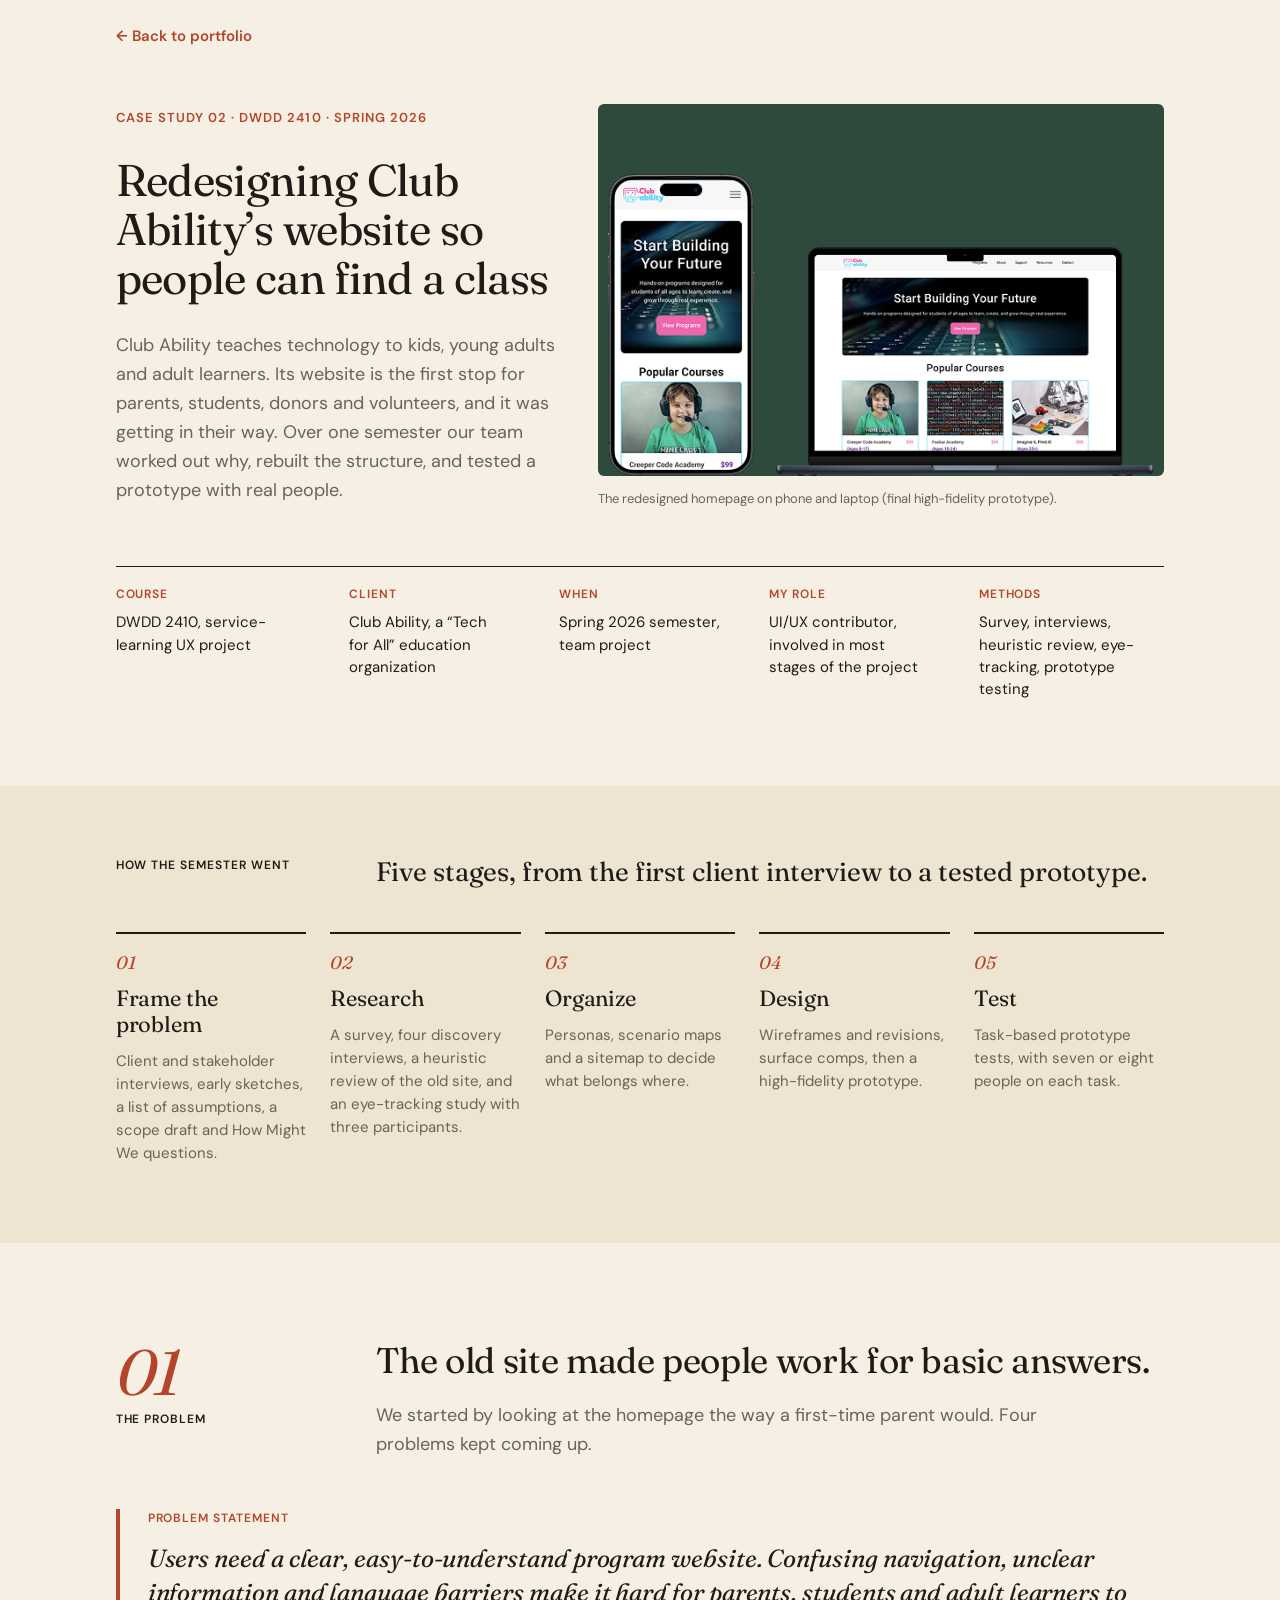
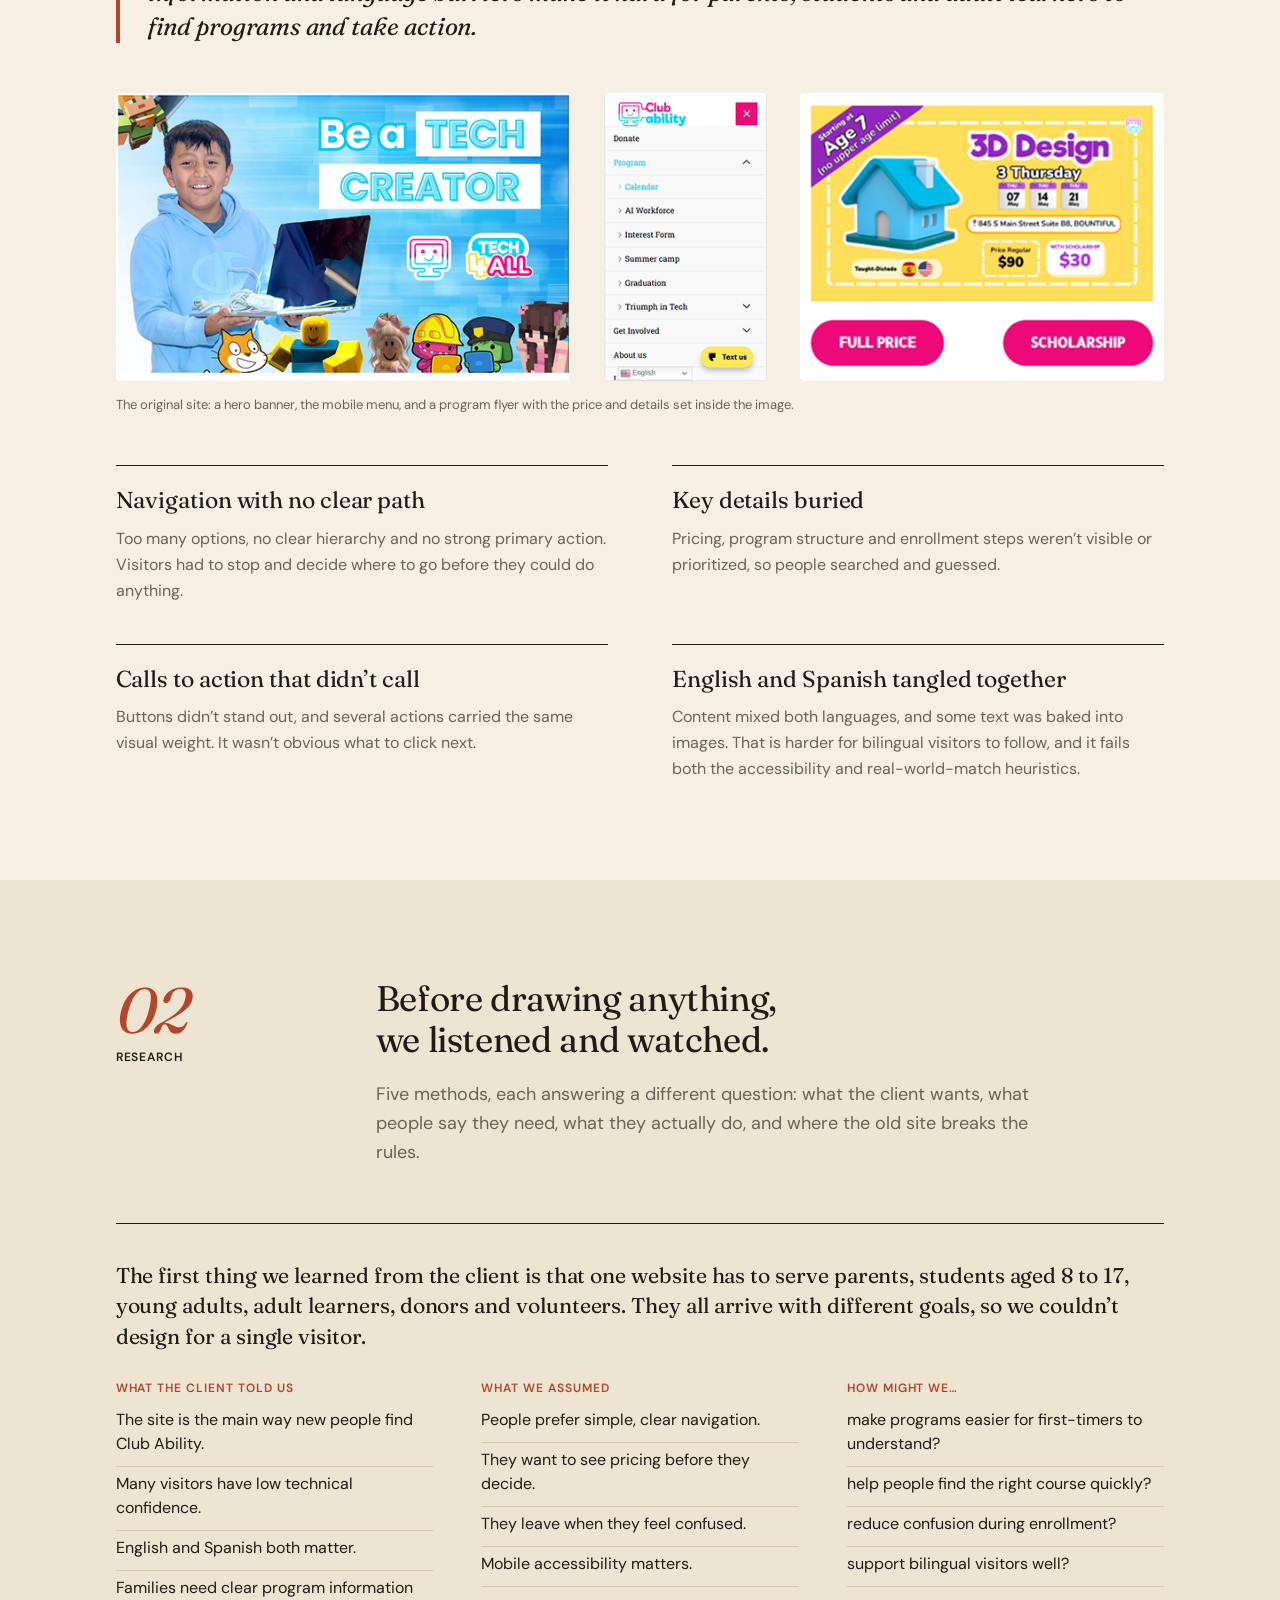
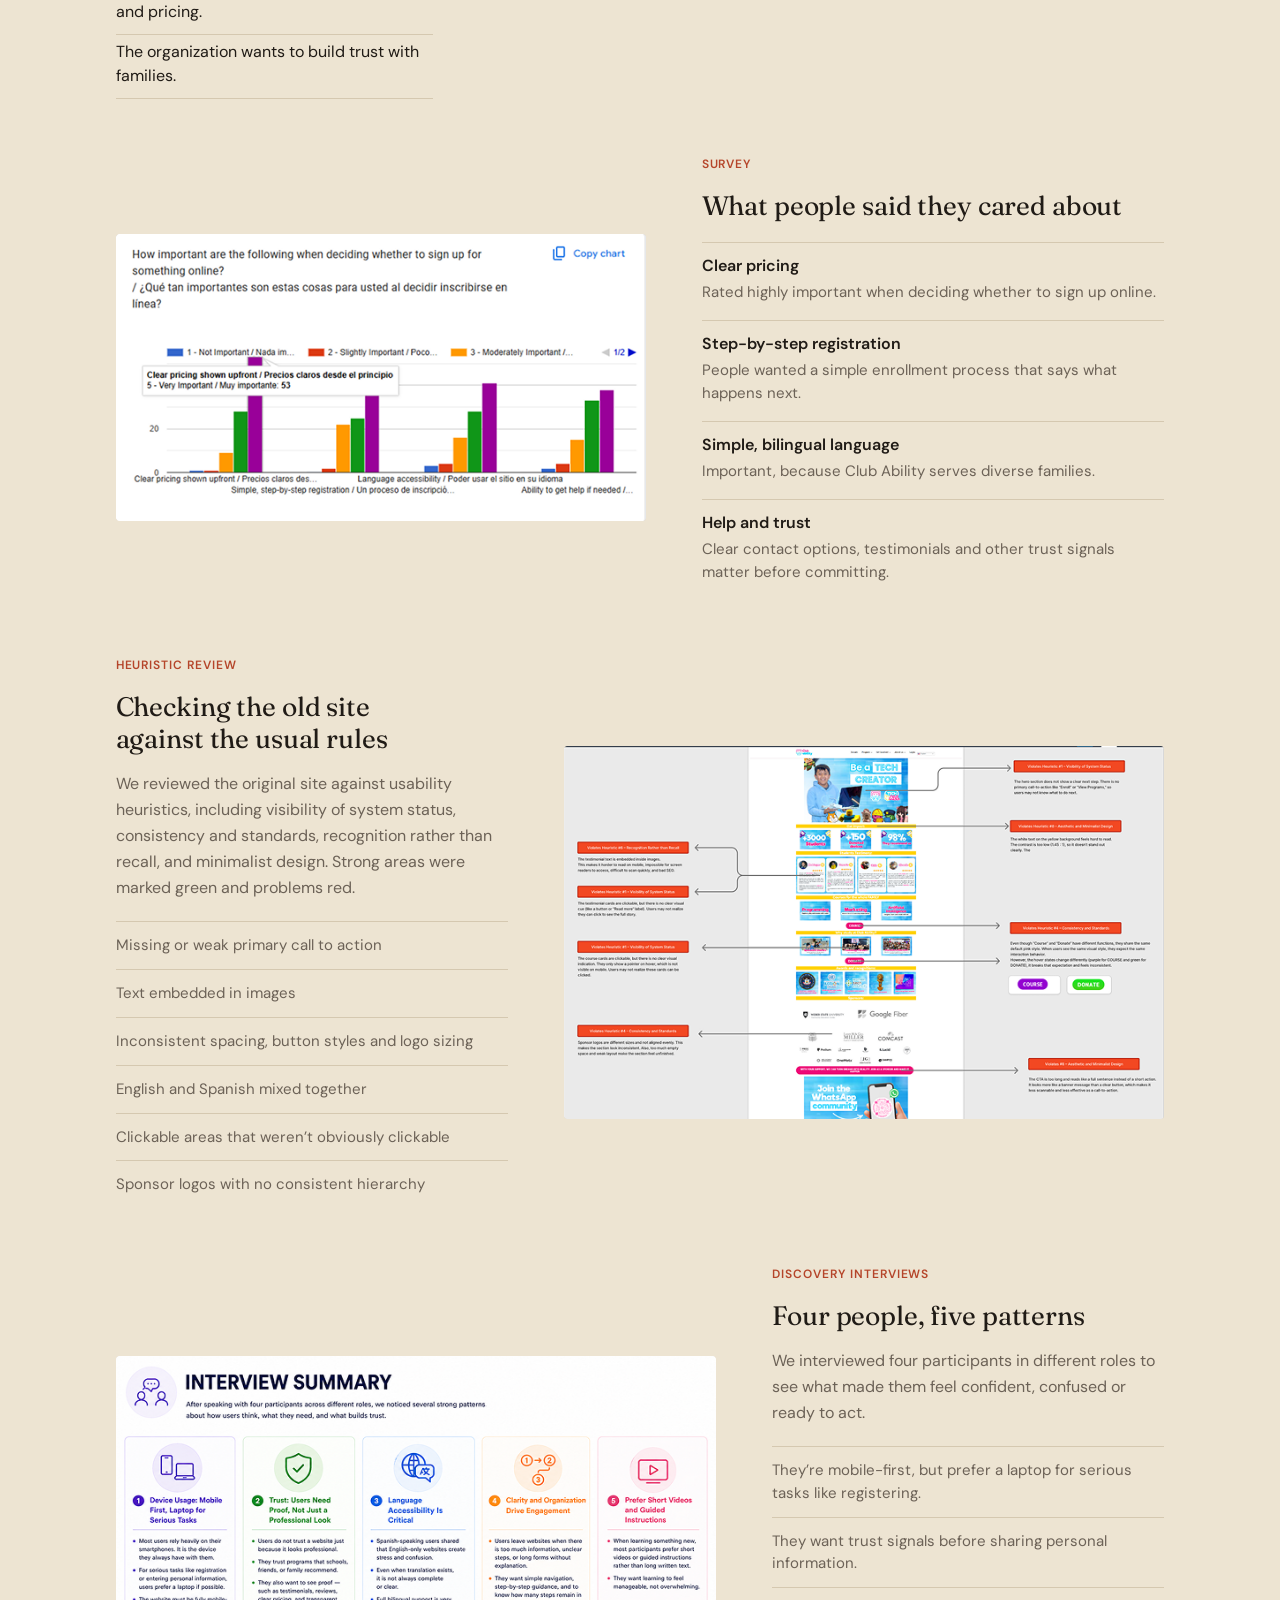
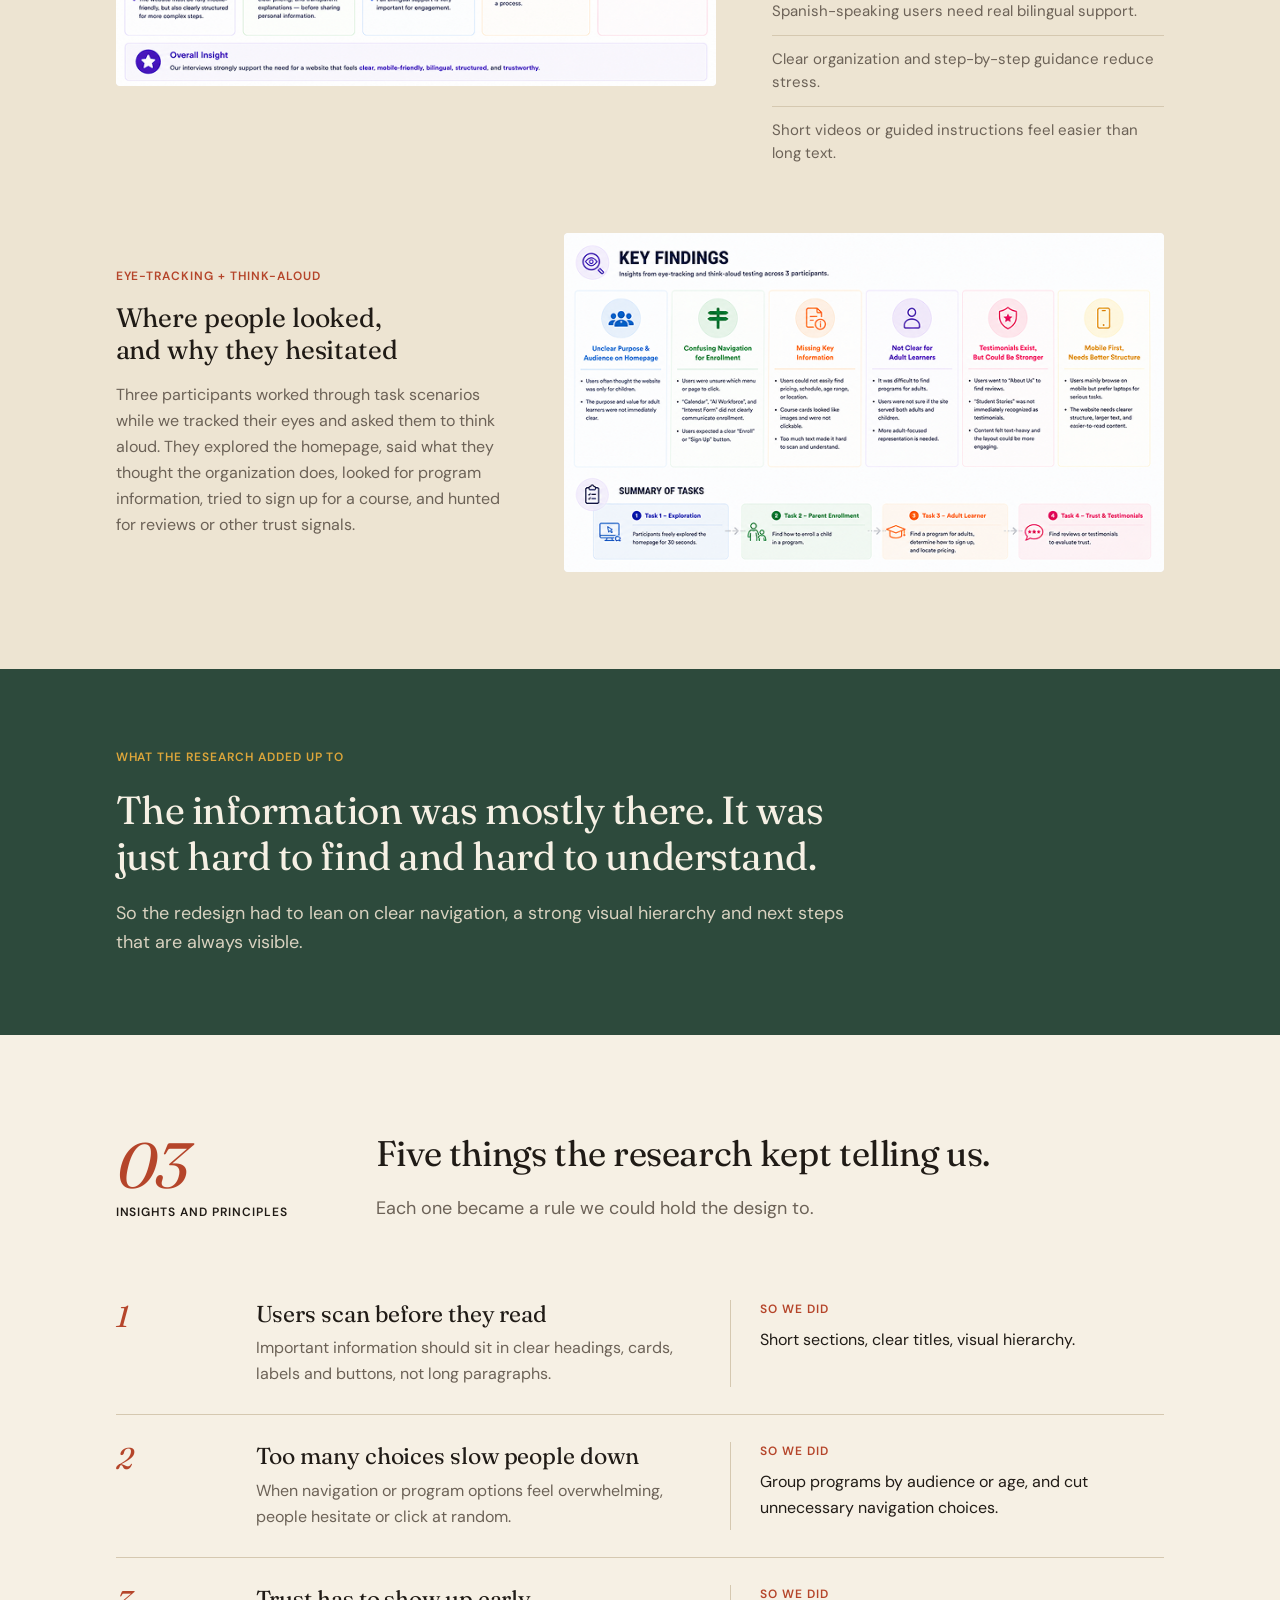
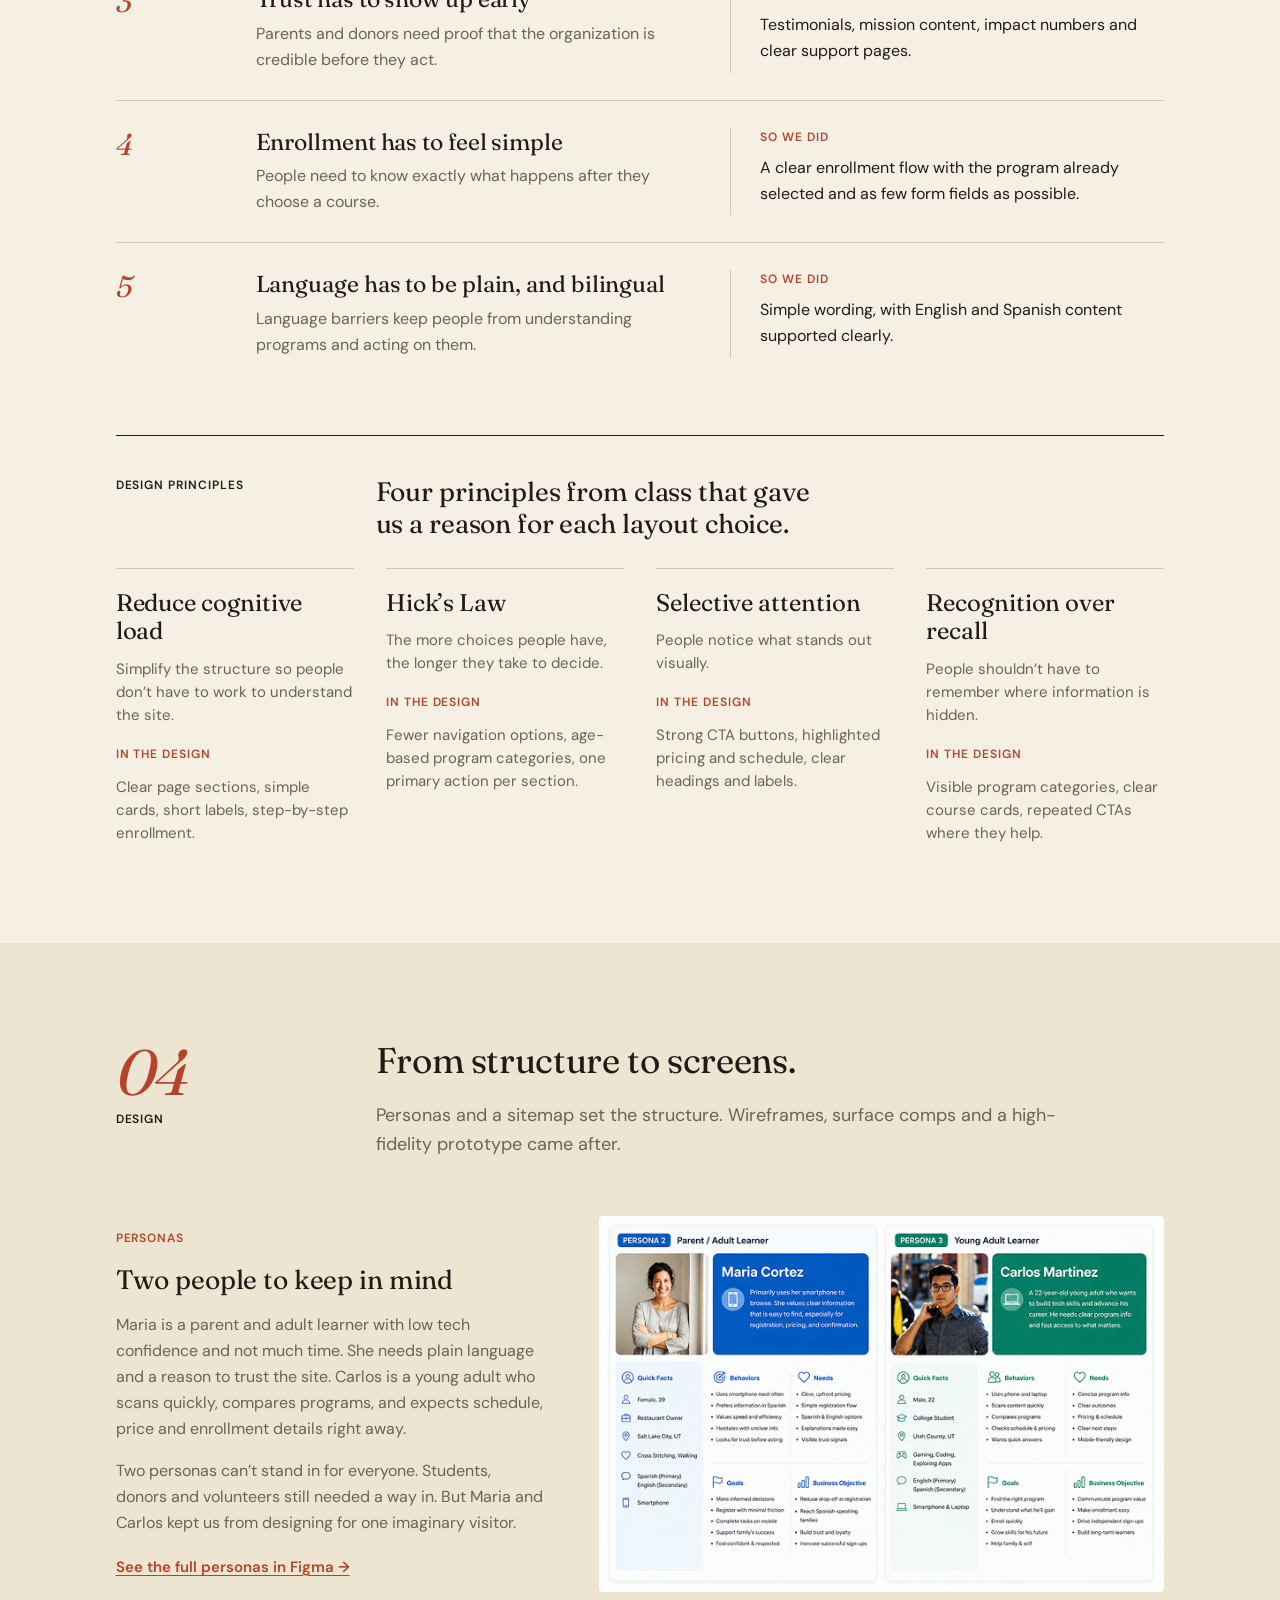
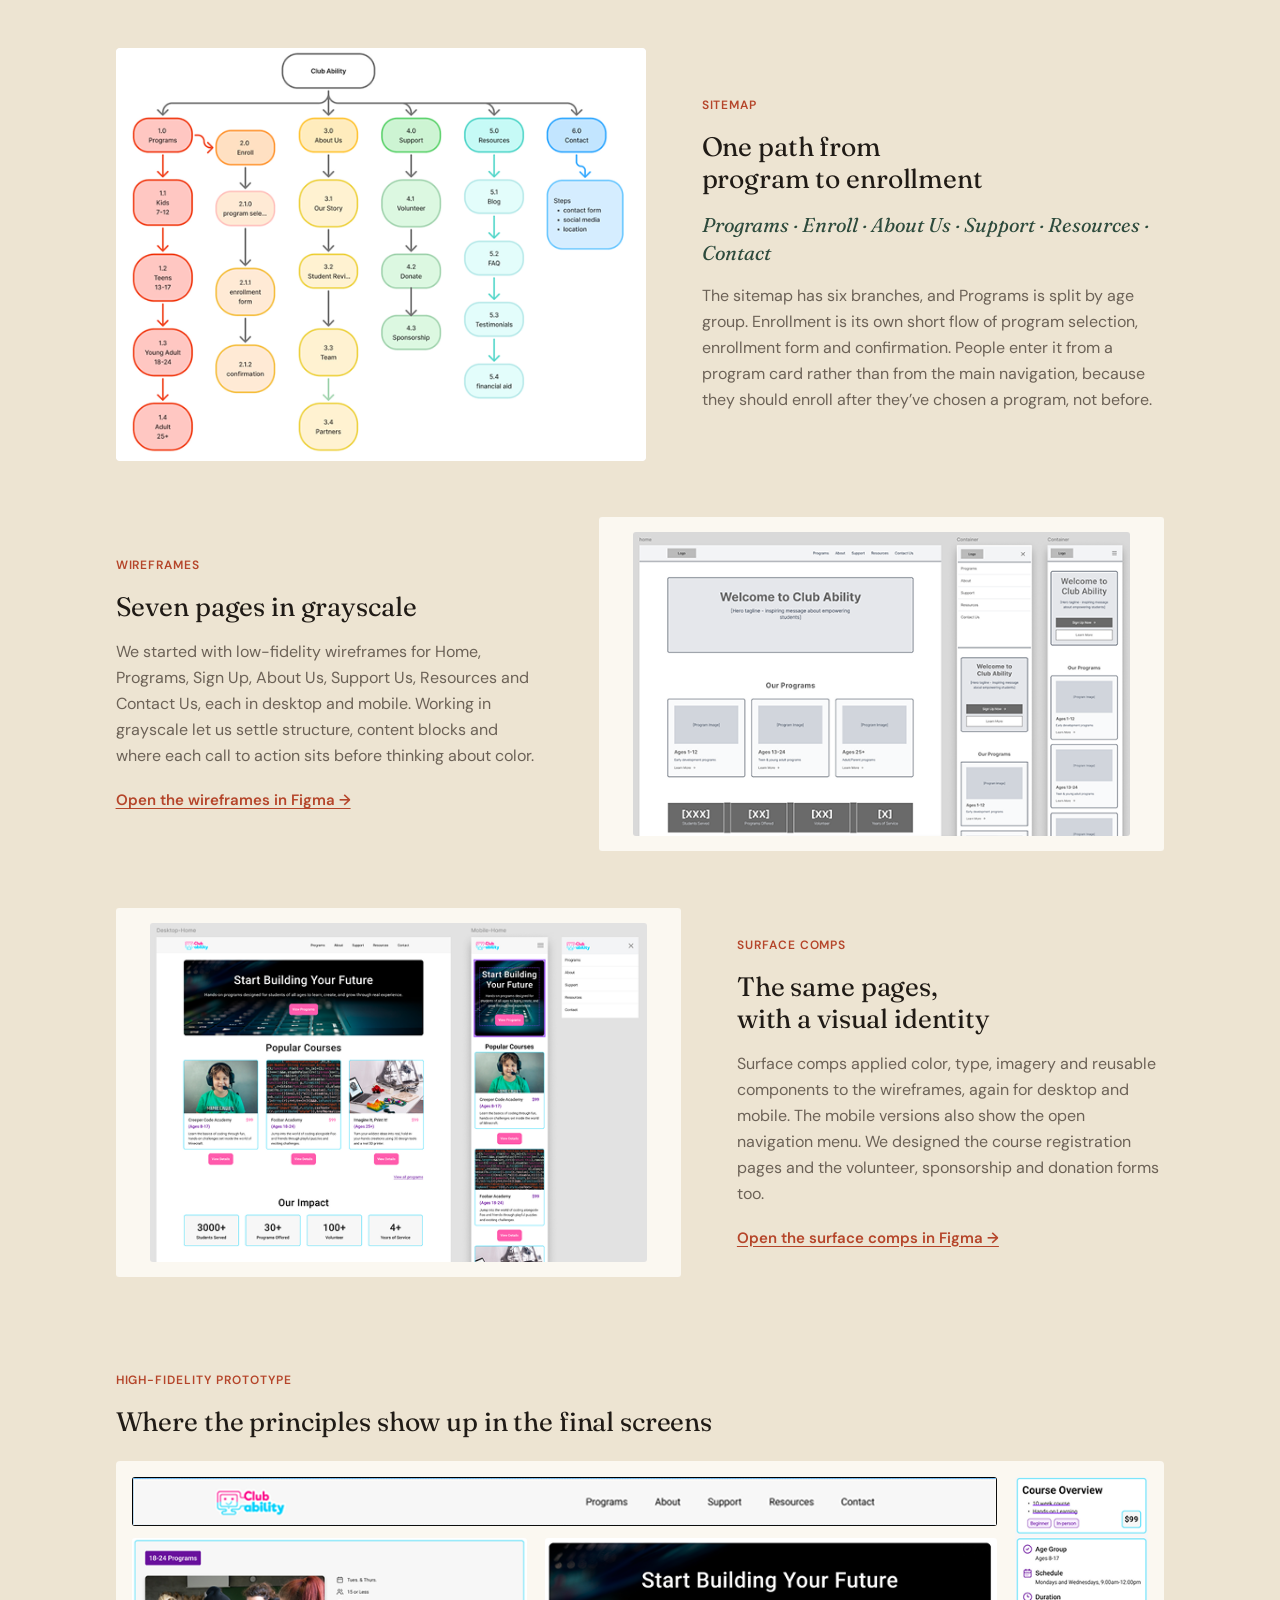
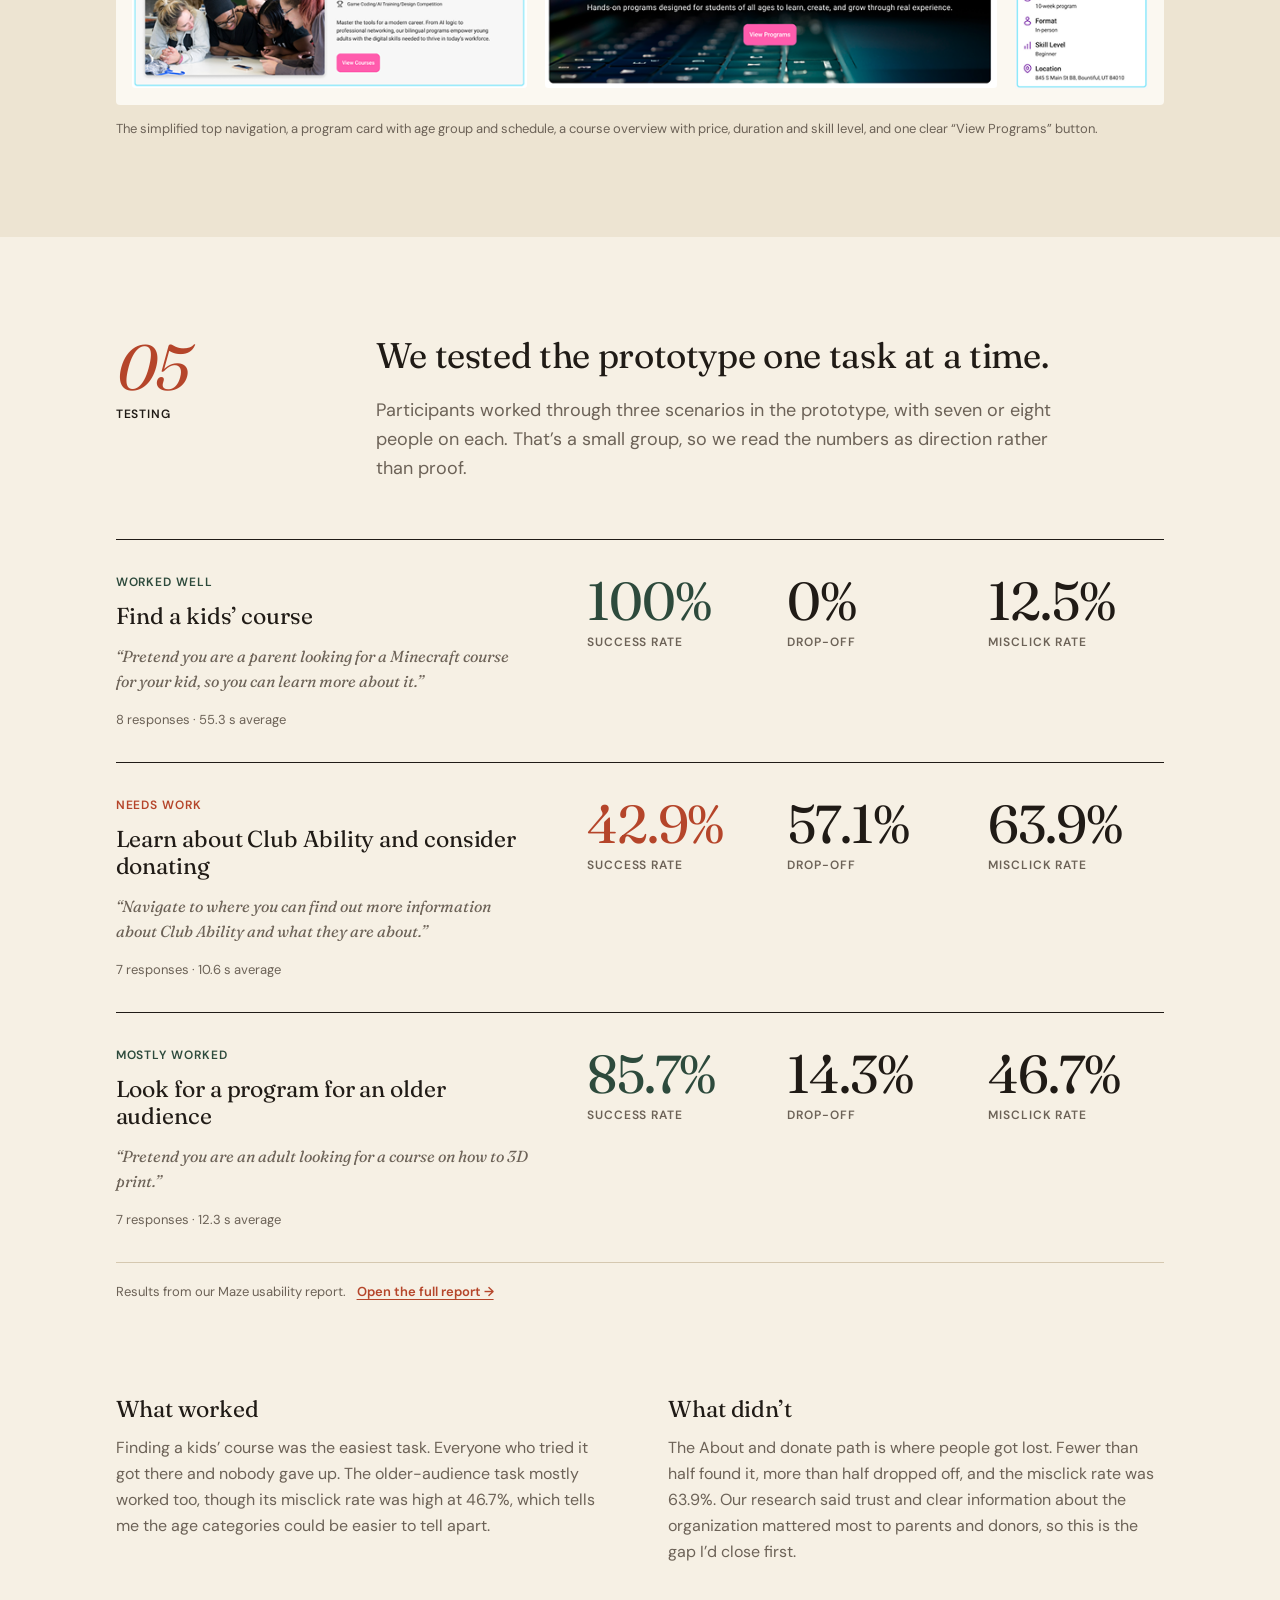
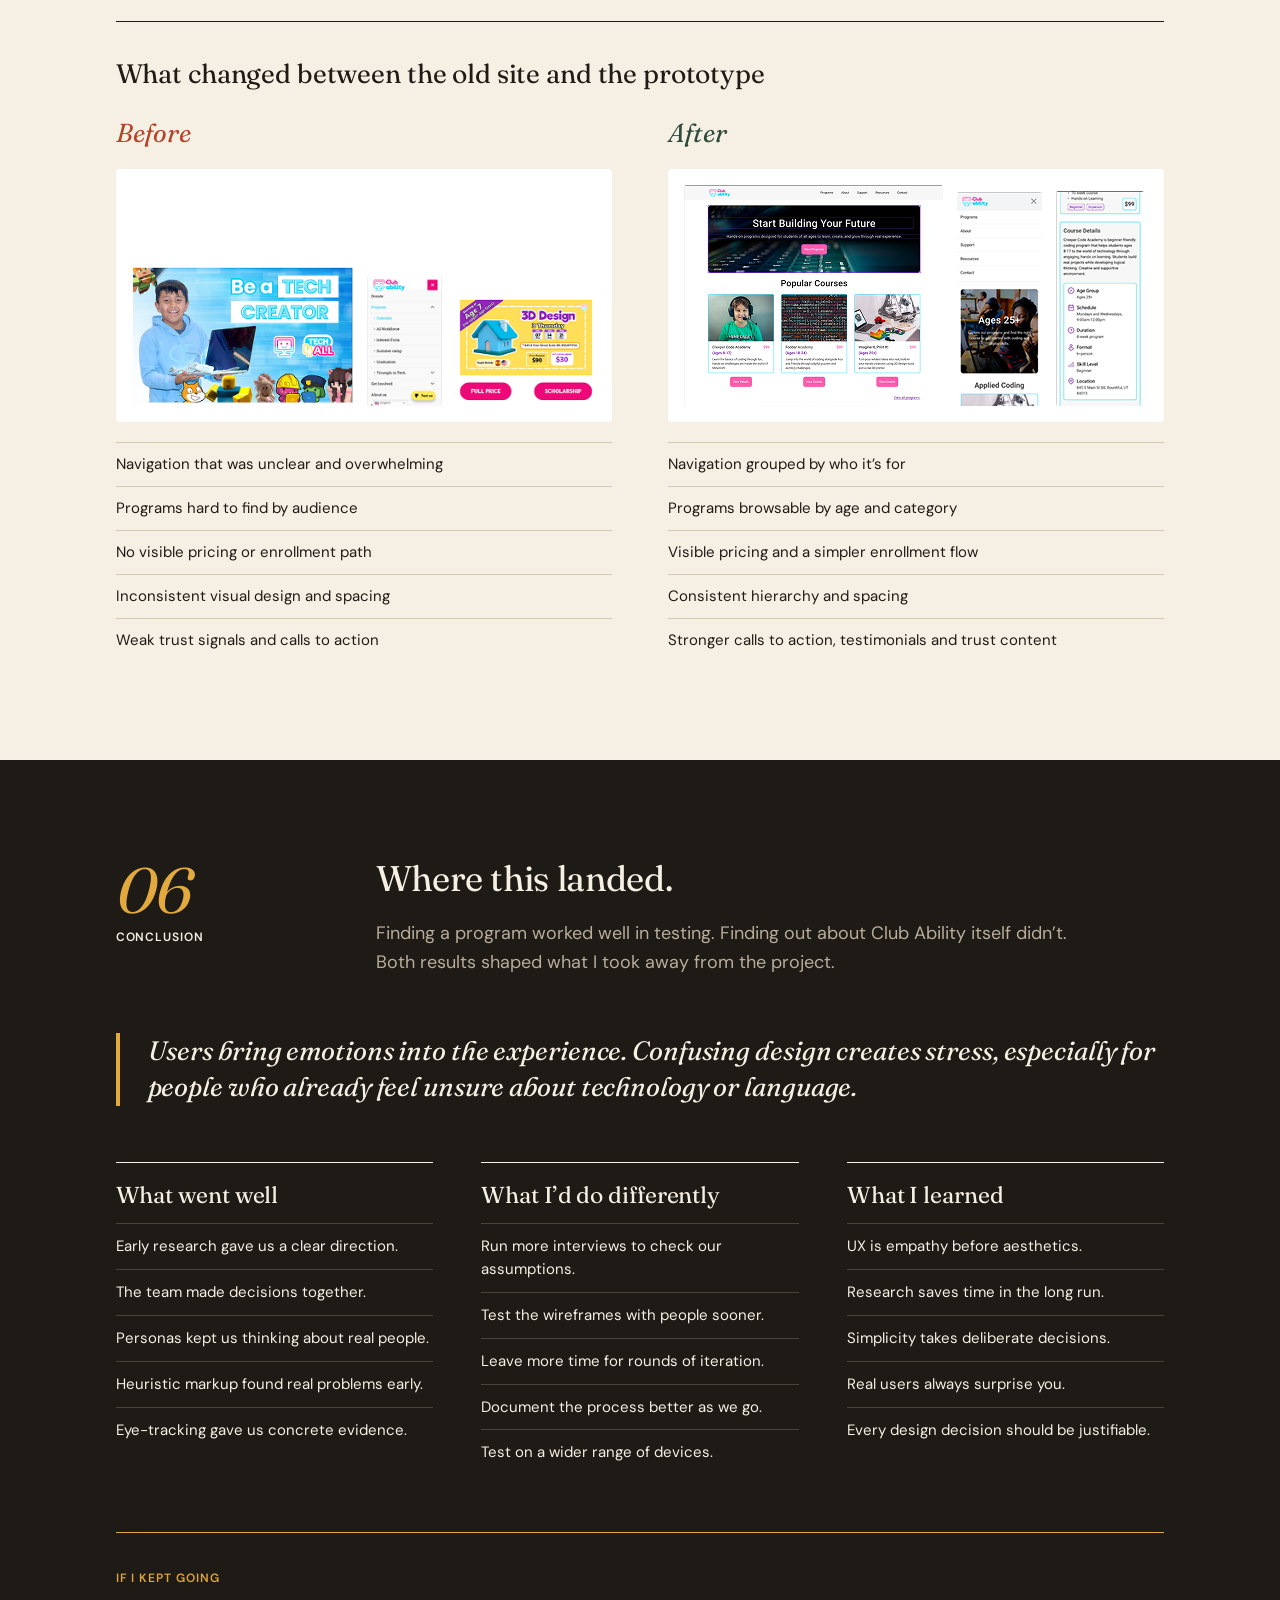
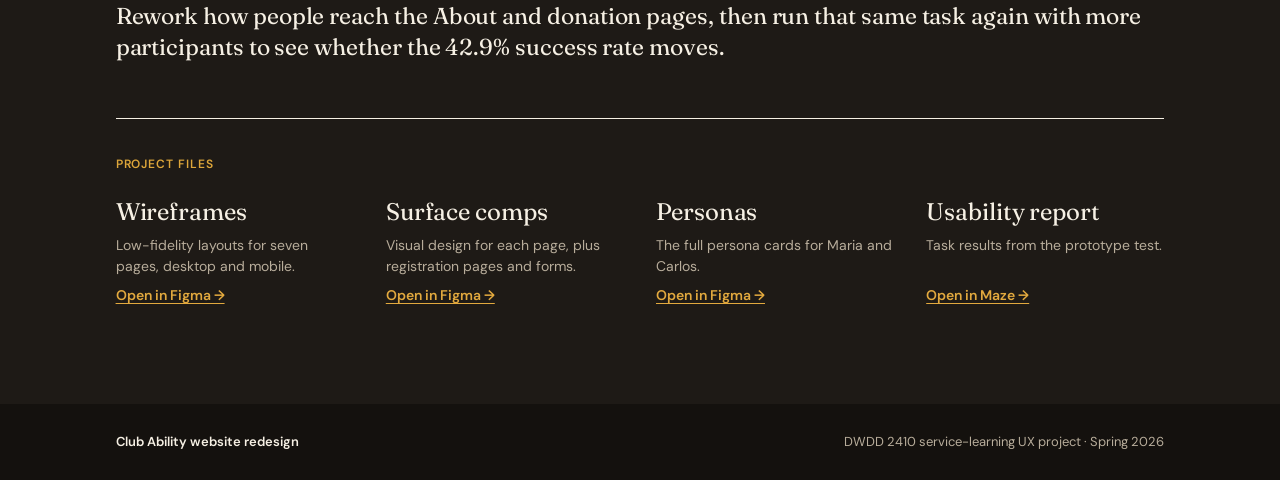
<file: case-study-club-ability.html>
<!doctype html>
<html lang="en">
  <head>
    <meta charset="utf-8" />
    <title>Club Ability Website Redesign — Case Study | Quang Phat Mai</title>
    <meta
      name="description"
      content="Case study: how our team redesigned Club Ability's website so parents, students and adult learners can find a class. Research, personas, wireframes, prototype and usability testing."
    />
    <meta name="viewport" content="width=device-width, initial-scale=1" />
    <link rel="icon" href="favicon.ico" />

    <!-- Google Fonts: Fraunces (headings) and DM Sans (body) -->
    <link rel="preconnect" href="https://fonts.googleapis.com" />
    <link rel="preconnect" href="https://fonts.gstatic.com" crossorigin />
    <link
      href="https://fonts.googleapis.com/css2?family=DM+Sans:opsz,wght@9..40,400;9..40,600&family=Fraunces:ital,opsz,wght@0,9..144,400;1,9..144,400&display=swap"
      rel="stylesheet"
    />

    <link rel="stylesheet" href="css/case-study.css" />
  </head>

  <body>
    <a class="skip-link" href="#main-content">Skip to main content</a>

    <main id="main-content" tabindex="-1">
      <!-- ============ HERO ============ -->
      <header class="hero">
        <div class="section-inner">
          <a class="back-link" href="index.html#projects">&larr; Back to portfolio</a>

          <div class="hero-row">
            <div class="hero-text">
              <p class="eyebrow">Case Study 02 &middot; DWDD 2410 &middot; Spring 2026</p>
              <h1>Redesigning Club Ability’s website so people can find a class</h1>
              <p class="lede">
                Club Ability teaches technology to kids, young adults and adult
                learners. Its website is the first stop for parents, students,
                donors and volunteers, and it was getting in their way. Over one
                semester our team worked out why, rebuilt the structure, and
                tested a prototype with real people.
              </p>
            </div>

            <figure class="hero-visual">
              <div class="device-panel">
                <img
                  class="device device-phone"
                  src="images/club-ability/iPhone%2015%20Pro%20-%20Black%20Flatten.png"
                  alt="Redesigned Club Ability homepage on a phone"
                  width="167"
                  height="342"
                />
                <img
                  class="device device-laptop"
                  src="images/club-ability/Macbook%20Air%20M2%20Midnight%20Flatten.png"
                  alt="Redesigned Club Ability homepage on a laptop"
                  width="427"
                  height="258"
                />
              </div>
              <figcaption>
                The redesigned homepage on phone and laptop (final high-fidelity
                prototype).
              </figcaption>
            </figure>
          </div>

          <dl class="meta-strip">
            <div class="meta-item">
              <dt>Course</dt>
              <dd>DWDD 2410, service-learning UX project</dd>
            </div>
            <div class="meta-item">
              <dt>Client</dt>
              <dd>Club Ability, a “Tech for All” education organization</dd>
            </div>
            <div class="meta-item">
              <dt>When</dt>
              <dd>Spring 2026 semester, team project</dd>
            </div>
            <div class="meta-item">
              <dt>My role</dt>
              <dd>UI/UX contributor, involved in most stages of the project</dd>
            </div>
            <div class="meta-item">
              <dt>Methods</dt>
              <dd>Survey, interviews, heuristic review, eye-tracking, prototype testing</dd>
            </div>
          </dl>
        </div>
      </header>

      <!-- ============ PROCESS ============ -->
      <section class="section section-sand process" aria-labelledby="process-heading">
        <div class="section-inner">
          <div class="process-header">
            <p class="eyebrow eyebrow-ink">How the semester went</p>
            <h2 id="process-heading" class="process-title">
              Five stages, from the first client interview to a tested prototype.
            </h2>
          </div>

          <ol class="stages">
            <li class="stage">
              <span class="stage-number">01</span>
              <h3>Frame the problem</h3>
              <p>
                Client and stakeholder interviews, early sketches, a list of
                assumptions, a scope draft and How Might We questions.
              </p>
            </li>
            <li class="stage">
              <span class="stage-number">02</span>
              <h3>Research</h3>
              <p>
                A survey, four discovery interviews, a heuristic review of the
                old site, and an eye-tracking study with three participants.
              </p>
            </li>
            <li class="stage">
              <span class="stage-number">03</span>
              <h3>Organize</h3>
              <p>Personas, scenario maps and a sitemap to decide what belongs where.</p>
            </li>
            <li class="stage">
              <span class="stage-number">04</span>
              <h3>Design</h3>
              <p>Wireframes and revisions, surface comps, then a high-fidelity prototype.</p>
            </li>
            <li class="stage">
              <span class="stage-number">05</span>
              <h3>Test</h3>
              <p>Task-based prototype tests, with seven or eight people on each task.</p>
            </li>
          </ol>
        </div>
      </section>

      <!-- ============ 01 PROBLEM ============ -->
      <section id="problem" class="section section-cream" aria-labelledby="problem-heading">
        <div class="section-inner stack-56">
          <div class="section-header">
            <div class="section-label">
              <span class="numeral">01</span>
              <span class="label">The problem</span>
            </div>
            <div class="section-title">
              <h2 id="problem-heading">The old site made people work for basic answers.</h2>
              <p>
                We started by looking at the homepage the way a first-time parent
                would. Four problems kept coming up.
              </p>
            </div>
          </div>

          <div class="statement">
            <p class="eyebrow">Problem statement</p>
            <p class="statement-text">
              Users need a clear, easy-to-understand program website. Confusing
              navigation, unclear information and language barriers make it hard
              for parents, students and adult learners to find programs and take
              action.
            </p>
          </div>

          <figure class="original-site">
            <div class="shots">
              <img
                src="images/club-ability/original-website-1.png"
                alt="Hero banner of the original Club Ability homepage"
                width="512"
                height="324"
                loading="lazy"
              />
              <img
                src="images/club-ability/original-mobile-nav.png"
                alt="The original site’s mobile menu"
                width="184"
                height="324"
                loading="lazy"
              />
              <img
                src="images/club-ability/original-card.png"
                alt="A program flyer from the original site with the price and details set inside the image"
                width="410"
                height="324"
                loading="lazy"
              />
            </div>
            <figcaption>
              The original site: a hero banner, the mobile menu, and a program
              flyer with the price and details set inside the image.
            </figcaption>
          </figure>

          <ul class="issues">
            <li class="issue">
              <h3>Navigation with no clear path</h3>
              <p>
                Too many options, no clear hierarchy and no strong primary
                action. Visitors had to stop and decide where to go before they
                could do anything.
              </p>
            </li>
            <li class="issue">
              <h3>Key details buried</h3>
              <p>
                Pricing, program structure and enrollment steps weren’t visible
                or prioritized, so people searched and guessed.
              </p>
            </li>
            <li class="issue">
              <h3>Calls to action that didn’t call</h3>
              <p>
                Buttons didn’t stand out, and several actions carried the same
                visual weight. It wasn’t obvious what to click next.
              </p>
            </li>
            <li class="issue">
              <h3>English and Spanish tangled together</h3>
              <p>
                Content mixed both languages, and some text was baked into
                images. That is harder for bilingual visitors to follow, and it
                fails both the accessibility and real-world-match heuristics.
              </p>
            </li>
          </ul>
        </div>
      </section>

      <!-- ============ 02 RESEARCH ============ -->
      <section id="research" class="section section-sand section-research" aria-labelledby="research-heading">
        <div class="section-inner stack-64">
          <div class="section-header">
            <div class="section-label">
              <span class="numeral">02</span>
              <span class="label">Research</span>
            </div>
            <div class="section-title">
              <h2 id="research-heading">Before drawing anything, we listened and watched.</h2>
              <p>
                Five methods, each answering a different question: what the
                client wants, what people say they need, what they actually do,
                and where the old site breaks the rules.
              </p>
            </div>
          </div>

          <div class="starting-point">
            <p class="starting-lead">
              The first thing we learned from the client is that one website has
              to serve parents, students aged 8 to 17, young adults, adult
              learners, donors and volunteers. They all arrive with different
              goals, so we couldn’t design for a single visitor.
            </p>
            <div class="three-columns">
              <div class="list-block">
                <h3 class="eyebrow">What the client told us</h3>
                <ul class="rule-list">
                  <li>The site is the main way new people find Club Ability.</li>
                  <li>Many visitors have low technical confidence.</li>
                  <li>English and Spanish both matter.</li>
                  <li>Families need clear program information and pricing.</li>
                  <li>The organization wants to build trust with families.</li>
                </ul>
              </div>
              <div class="list-block">
                <h3 class="eyebrow">What we assumed</h3>
                <ul class="rule-list">
                  <li>People prefer simple, clear navigation.</li>
                  <li>They want to see pricing before they decide.</li>
                  <li>They leave when they feel confused.</li>
                  <li>Mobile accessibility matters.</li>
                </ul>
              </div>
              <div class="list-block">
                <h3 class="eyebrow">How might we…</h3>
                <ul class="rule-list">
                  <li>make programs easier for first-timers to understand?</li>
                  <li>help people find the right course quickly?</li>
                  <li>reduce confusion during enrollment?</li>
                  <li>support bilingual visitors well?</li>
                </ul>
              </div>
            </div>
          </div>

          <!-- Survey -->
          <div class="split" style="--cols: 600fr 524fr">
            <figure class="figure">
              <img
                src="images/club-ability/survey_result.png"
                alt="Survey results chart showing what people said they cared about"
                width="600"
                height="325"
                loading="lazy"
              />
            </figure>
            <div class="split-text">
              <h3 class="eyebrow">Survey</h3>
              <p class="split-heading">What people said they cared about</p>
              <ul class="item-list">
                <li>
                  <strong>Clear pricing</strong>
                  <span>Rated highly important when deciding whether to sign up online.</span>
                </li>
                <li>
                  <strong>Step-by-step registration</strong>
                  <span>People wanted a simple enrollment process that says what happens next.</span>
                </li>
                <li>
                  <strong>Simple, bilingual language</strong>
                  <span>Important, because Club Ability serves diverse families.</span>
                </li>
                <li>
                  <strong>Help and trust</strong>
                  <span>Clear contact options, testimonials and other trust signals matter before committing.</span>
                </li>
              </ul>
            </div>
          </div>

          <!-- Heuristic review -->
          <div class="split" style="--cols: 444fr 680fr">
            <div class="split-text">
              <h3 class="eyebrow">Heuristic review</h3>
              <p class="split-heading">Checking the old site against the usual rules</p>
              <p>
                We reviewed the original site against usability heuristics,
                including visibility of system status, consistency and
                standards, recognition rather than recall, and minimalist
                design. Strong areas were marked green and problems red.
              </p>
              <ul class="plain-list">
                <li>Missing or weak primary call to action</li>
                <li>Text embedded in images</li>
                <li>Inconsistent spacing, button styles and logo sizing</li>
                <li>English and Spanish mixed together</li>
                <li>Clickable areas that weren’t obviously clickable</li>
                <li>Sponsor logos with no consistent hierarchy</li>
              </ul>
            </div>
            <figure class="figure">
              <img
                src="images/club-ability/heuristic.png"
                alt="The original site marked up with green for strong areas and red for problems"
                width="680"
                height="422"
                loading="lazy"
              />
            </figure>
          </div>

          <!-- Discovery interviews -->
          <div class="split" style="--cols: 680fr 444fr">
            <figure class="figure">
              <img
                src="images/club-ability/interview_summary.png"
                alt="Notes from four discovery interviews grouped into five patterns"
                width="680"
                height="374"
                loading="lazy"
              />
            </figure>
            <div class="split-text">
              <h3 class="eyebrow">Discovery interviews</h3>
              <p class="split-heading">Four people, five patterns</p>
              <p>
                We interviewed four participants in different roles to see what
                made them feel confident, confused or ready to act.
              </p>
              <ul class="plain-list">
                <li>They’re mobile-first, but prefer a laptop for serious tasks like registering.</li>
                <li>They want trust signals before sharing personal information.</li>
                <li>Spanish-speaking users need real bilingual support.</li>
                <li>Clear organization and step-by-step guidance reduce stress.</li>
                <li>Short videos or guided instructions feel easier than long text.</li>
              </ul>
            </div>
          </div>

          <!-- Eye tracking -->
          <div class="split" style="--cols: 444fr 680fr">
            <div class="split-text">
              <h3 class="eyebrow">Eye-tracking + think-aloud</h3>
              <p class="split-heading">Where people looked, and why they hesitated</p>
              <p>
                Three participants worked through task scenarios while we
                tracked their eyes and asked them to think aloud. They explored
                the homepage, said what they thought the organization does,
                looked for program information, tried to sign up for a course,
                and hunted for reviews or other trust signals.
              </p>
            </div>
            <figure class="figure">
              <img
                src="images/club-ability/keyfindings.png"
                alt="Eye-tracking heatmap of the original homepage"
                width="680"
                height="383"
                loading="lazy"
              />
            </figure>
          </div>
        </div>
      </section>

      <!-- ============ INSIGHT BAND ============ -->
      <section class="insight-band" aria-labelledby="insight-heading">
        <div class="section-inner">
          <p class="eyebrow eyebrow-gold">What the research added up to</p>
          <h2 id="insight-heading">
            The information was mostly there. It was just hard to find and hard
            to understand.
          </h2>
          <p class="insight-note">
            So the redesign had to lean on clear navigation, a strong visual
            hierarchy and next steps that are always visible.
          </p>
        </div>
      </section>

      <!-- ============ 03 INSIGHTS AND PRINCIPLES ============ -->
      <section id="insights" class="section section-cream" aria-labelledby="insights-heading">
        <div class="section-inner stack-56">
          <div class="section-header">
            <div class="section-label">
              <span class="numeral">03</span>
              <span class="label">Insights and principles</span>
            </div>
            <div class="section-title">
              <h2 id="insights-heading">Five things the research kept telling us.</h2>
              <p>Each one became a rule we could hold the design to.</p>
            </div>
          </div>

          <ol class="insights">
            <li class="insight">
              <span class="insight-number">1</span>
              <div class="finding">
                <h3>Users scan before they read</h3>
                <p>
                  Important information should sit in clear headings, cards,
                  labels and buttons, not long paragraphs.
                </p>
              </div>
              <div class="response">
                <p class="eyebrow">So we did</p>
                <p>Short sections, clear titles, visual hierarchy.</p>
              </div>
            </li>
            <li class="insight">
              <span class="insight-number">2</span>
              <div class="finding">
                <h3>Too many choices slow people down</h3>
                <p>
                  When navigation or program options feel overwhelming, people
                  hesitate or click at random.
                </p>
              </div>
              <div class="response">
                <p class="eyebrow">So we did</p>
                <p>Group programs by audience or age, and cut unnecessary navigation choices.</p>
              </div>
            </li>
            <li class="insight">
              <span class="insight-number">3</span>
              <div class="finding">
                <h3>Trust has to show up early</h3>
                <p>
                  Parents and donors need proof that the organization is
                  credible before they act.
                </p>
              </div>
              <div class="response">
                <p class="eyebrow">So we did</p>
                <p>Testimonials, mission content, impact numbers and clear support pages.</p>
              </div>
            </li>
            <li class="insight">
              <span class="insight-number">4</span>
              <div class="finding">
                <h3>Enrollment has to feel simple</h3>
                <p>People need to know exactly what happens after they choose a course.</p>
              </div>
              <div class="response">
                <p class="eyebrow">So we did</p>
                <p>
                  A clear enrollment flow with the program already selected and
                  as few form fields as possible.
                </p>
              </div>
            </li>
            <li class="insight">
              <span class="insight-number">5</span>
              <div class="finding">
                <h3>Language has to be plain, and bilingual</h3>
                <p>Language barriers keep people from understanding programs and acting on them.</p>
              </div>
              <div class="response">
                <p class="eyebrow">So we did</p>
                <p>Simple wording, with English and Spanish content supported clearly.</p>
              </div>
            </li>
          </ol>

          <div class="principles">
            <div class="principles-header">
              <h3 class="eyebrow eyebrow-ink">Design principles</h3>
              <p class="principles-title">
                Four principles from class that gave us a reason for each layout
                choice.
              </p>
            </div>
            <div class="principle-columns">
              <article class="principle">
                <h4>Reduce cognitive load</h4>
                <p>Simplify the structure so people don’t have to work to understand the site.</p>
                <p class="eyebrow">In the design</p>
                <p class="principle-use">
                  Clear page sections, simple cards, short labels, step-by-step
                  enrollment.
                </p>
              </article>
              <article class="principle">
                <h4>Hick’s Law</h4>
                <p>The more choices people have, the longer they take to decide.</p>
                <p class="eyebrow">In the design</p>
                <p class="principle-use">
                  Fewer navigation options, age-based program categories, one
                  primary action per section.
                </p>
              </article>
              <article class="principle">
                <h4>Selective attention</h4>
                <p>People notice what stands out visually.</p>
                <p class="eyebrow">In the design</p>
                <p class="principle-use">
                  Strong CTA buttons, highlighted pricing and schedule, clear
                  headings and labels.
                </p>
              </article>
              <article class="principle">
                <h4>Recognition over recall</h4>
                <p>People shouldn’t have to remember where information is hidden.</p>
                <p class="eyebrow">In the design</p>
                <p class="principle-use">
                  Visible program categories, clear course cards, repeated CTAs
                  where they help.
                </p>
              </article>
            </div>
          </div>
        </div>
      </section>

      <!-- ============ 04 DESIGN ============ -->
      <section id="design" class="section section-sand" aria-labelledby="design-heading">
        <div class="section-inner stack-64">
          <div class="section-header">
            <div class="section-label">
              <span class="numeral">04</span>
              <span class="label">Design</span>
            </div>
            <div class="section-title">
              <h2 id="design-heading">From structure to screens.</h2>
              <p>
                Personas and a sitemap set the structure. Wireframes, surface
                comps and a high-fidelity prototype came after.
              </p>
            </div>
          </div>

          <!-- Personas -->
          <div class="split" style="--cols: 484fr 640fr">
            <div class="split-text">
              <h3 class="eyebrow">Personas</h3>
              <p class="split-heading">Two people to keep in mind</p>
              <p>
                Maria is a parent and adult learner with low tech confidence and
                not much time. She needs plain language and a reason to trust
                the site. Carlos is a young adult who scans quickly, compares
                programs, and expects schedule, price and enrollment details
                right away.
              </p>
              <p>
                Two personas can’t stand in for everyone. Students, donors and
                volunteers still needed a way in. But Maria and Carlos kept us
                from designing for one imaginary visitor.
              </p>
              <a
                class="text-link"
                href="https://www.figma.com/design/jC67QuTvhDofyBBabxNkwZ/Club-Ability-project?node-id=3-14638"
                target="_blank"
                rel="noopener noreferrer"
                >See the full personas in Figma &rarr;</a
              >
            </div>
            <figure class="figure">
              <img
                src="images/club-ability/personas.png"
                alt="Persona cards for Maria, a parent and adult learner, and Carlos, a young adult"
                width="640"
                height="426"
                loading="lazy"
              />
            </figure>
          </div>

          <!-- Sitemap -->
          <div class="split" style="--cols: 600fr 524fr">
            <figure class="figure">
              <img
                src="images/club-ability/sitemap.png"
                alt="Sitemap with six branches: Programs, Enroll, About Us, Support, Resources and Contact"
                width="600"
                height="467"
                loading="lazy"
              />
            </figure>
            <div class="split-text">
              <h3 class="eyebrow">Sitemap</h3>
              <p class="split-heading">One path from program to enrollment</p>
              <p class="branches">
                Programs &middot; Enroll &middot; About Us &middot; Support &middot;
                Resources &middot; Contact
              </p>
              <p>
                The sitemap has six branches, and Programs is split by age
                group. Enrollment is its own short flow of program selection,
                enrollment form and confirmation. People enter it from a program
                card rather than from the main navigation, because they should
                enroll after they’ve chosen a program, not before.
              </p>
            </div>
          </div>

          <!-- Wireframes -->
          <div class="split" style="--cols: 484fr 640fr">
            <div class="split-text">
              <h3 class="eyebrow">Wireframes</h3>
              <p class="split-heading">Seven pages in grayscale</p>
              <p>
                We started with low-fidelity wireframes for Home, Programs, Sign
                Up, About Us, Support Us, Resources and Contact Us, each in
                desktop and mobile. Working in grayscale let us settle
                structure, content blocks and where each call to action sits
                before thinking about color.
              </p>
              <a
                class="text-link"
                href="https://www.figma.com/design/jC67QuTvhDofyBBabxNkwZ/Club-Ability-project?node-id=0-1"
                target="_blank"
                rel="noopener noreferrer"
                >Open the wireframes in Figma &rarr;</a
              >
            </div>
            <figure class="figure figure-panel">
              <img
                src="images/club-ability/wireframes.png"
                alt="Grayscale wireframes of the seven pages in desktop and mobile"
                width="572"
                height="350"
                loading="lazy"
              />
            </figure>
          </div>

          <!-- Surface comps -->
          <div class="split" style="--cols: 640fr 484fr">
            <figure class="figure figure-panel">
              <img
                src="images/club-ability/surface_comps.png"
                alt="Surface comps of the same pages with color, type and imagery applied"
                width="530"
                height="362"
                loading="lazy"
              />
            </figure>
            <div class="split-text">
              <h3 class="eyebrow">Surface comps</h3>
              <p class="split-heading">The same pages, with a visual identity</p>
              <p>
                Surface comps applied color, type, imagery and reusable
                components to the wireframes, again for desktop and mobile. The
                mobile versions also show the open navigation menu. We designed
                the course registration pages and the volunteer, sponsorship and
                donation forms too.
              </p>
              <a
                class="text-link"
                href="https://www.figma.com/design/jC67QuTvhDofyBBabxNkwZ/Club-Ability-project?node-id=1-3082"
                target="_blank"
                rel="noopener noreferrer"
                >Open the surface comps in Figma &rarr;</a
              >
            </div>
          </div>

          <!-- Final screens -->
          <div class="final-screens">
            <h3 class="eyebrow">High-fidelity prototype</h3>
            <p class="final-heading">Where the principles show up in the final screens</p>
            <figure>
              <div class="screens">
                <img
                  class="screen-nav"
                  src="images/club-ability/high-fidelity-prototype-nav.png"
                  alt="Simplified top navigation of the final prototype"
                  width="971"
                  height="55"
                  loading="lazy"
                />
                <img
                  class="screen-card"
                  src="images/club-ability/high-fidelity-prototype-signup.png"
                  alt="A program card showing age group and schedule"
                  width="448"
                  height="169"
                  loading="lazy"
                />
                <img
                  class="screen-overview"
                  src="images/club-ability/high-fidelity-prototype-hero.png"
                  alt="A course overview showing price, duration and skill level, with a View Programs button"
                  width="512"
                  height="169"
                  loading="lazy"
                />
                <img
                  class="screen-mobile"
                  src="images/club-ability/high-fidelity-prototype-course-details.png"
                  alt="The final prototype on a phone"
                  width="151"
                  height="240"
                  loading="lazy"
                />
              </div>
              <figcaption>
                The simplified top navigation, a program card with age group and
                schedule, a course overview with price, duration and skill
                level, and one clear “View Programs” button.
              </figcaption>
            </figure>
          </div>
        </div>
      </section>

      <!-- ============ 05 TESTING ============ -->
      <section id="testing" class="section section-cream" aria-labelledby="testing-heading">
        <div class="section-inner stack-64">
          <div class="section-header">
            <div class="section-label">
              <span class="numeral">05</span>
              <span class="label">Testing</span>
            </div>
            <div class="section-title">
              <h2 id="testing-heading">We tested the prototype one task at a time.</h2>
              <p>
                Participants worked through three scenarios in the prototype,
                with seven or eight people on each. That’s a small group, so we
                read the numbers as direction rather than proof.
              </p>
            </div>
          </div>

          <div class="task-results">
            <article class="task">
              <div class="task-text">
                <p class="eyebrow task-status task-good">Worked well</p>
                <h3>Find a kids’ course</h3>
                <blockquote>
                  “Pretend you are a parent looking for a Minecraft course for
                  your kid, so you can learn more about it.”
                </blockquote>
                <p class="task-meta">8 responses &middot; 55.3 s average</p>
              </div>
              <dl class="stats">
                <div class="stat">
                  <dt>Success rate</dt>
                  <dd class="stat-value stat-good">100%</dd>
                </div>
                <div class="stat">
                  <dt>Drop-off</dt>
                  <dd class="stat-value">0%</dd>
                </div>
                <div class="stat">
                  <dt>Misclick rate</dt>
                  <dd class="stat-value">12.5%</dd>
                </div>
              </dl>
            </article>

            <article class="task">
              <div class="task-text">
                <p class="eyebrow task-status task-bad">Needs work</p>
                <h3>Learn about Club Ability and consider donating</h3>
                <blockquote>
                  “Navigate to where you can find out more information about
                  Club Ability and what they are about.”
                </blockquote>
                <p class="task-meta">7 responses &middot; 10.6 s average</p>
              </div>
              <dl class="stats">
                <div class="stat">
                  <dt>Success rate</dt>
                  <dd class="stat-value stat-bad">42.9%</dd>
                </div>
                <div class="stat">
                  <dt>Drop-off</dt>
                  <dd class="stat-value">57.1%</dd>
                </div>
                <div class="stat">
                  <dt>Misclick rate</dt>
                  <dd class="stat-value">63.9%</dd>
                </div>
              </dl>
            </article>

            <article class="task">
              <div class="task-text">
                <p class="eyebrow task-status task-good">Mostly worked</p>
                <h3>Look for a program for an older audience</h3>
                <blockquote>
                  “Pretend you are an adult looking for a course on how to 3D
                  print.”
                </blockquote>
                <p class="task-meta">7 responses &middot; 12.3 s average</p>
              </div>
              <dl class="stats">
                <div class="stat">
                  <dt>Success rate</dt>
                  <dd class="stat-value stat-good">85.7%</dd>
                </div>
                <div class="stat">
                  <dt>Drop-off</dt>
                  <dd class="stat-value">14.3%</dd>
                </div>
                <div class="stat">
                  <dt>Misclick rate</dt>
                  <dd class="stat-value">46.7%</dd>
                </div>
              </dl>
            </article>

            <p class="task-source">
              Results from our Maze usability report.
              <a
                class="text-link"
                href="https://app.maze.co/report/ClubAbilityPrototype/2f9wb7mo21h2yn/intro"
                target="_blank"
                rel="noopener noreferrer"
                >Open the full report &rarr;</a
              >
            </p>
          </div>

          <div class="what-we-read">
            <div>
              <h3>What worked</h3>
              <p>
                Finding a kids’ course was the easiest task. Everyone who tried
                it got there and nobody gave up. The older-audience task mostly
                worked too, though its misclick rate was high at 46.7%, which
                tells me the age categories could be easier to tell apart.
              </p>
            </div>
            <div>
              <h3>What didn’t</h3>
              <p>
                The About and donate path is where people got lost. Fewer than
                half found it, more than half dropped off, and the misclick rate
                was 63.9%. Our research said trust and clear information about
                the organization mattered most to parents and donors, so this is
                the gap I’d close first.
              </p>
            </div>
          </div>

          <div class="before-after">
            <h3>What changed between the old site and the prototype</h3>
            <div class="ba-columns">
              <section class="ba-col" aria-labelledby="before-heading">
                <h4 id="before-heading" class="ba-title ba-before">Before</h4>
                <div class="ba-images ba-images-before">
                  <img
                    src="images/club-ability/before1.png"
                    alt="Original site hero banner"
                    width="259"
                    height="163"
                    loading="lazy"
                  />
                  <img
                    src="images/club-ability/before2.png"
                    alt="Original site mobile menu"
                    width="87"
                    height="152"
                    loading="lazy"
                  />
                  <img
                    src="images/club-ability/before3.png"
                    alt="Original site program flyer"
                    width="164"
                    height="130"
                    loading="lazy"
                  />
                </div>
                <ul class="line-list">
                  <li>Navigation that was unclear and overwhelming</li>
                  <li>Programs hard to find by audience</li>
                  <li>No visible pricing or enrollment path</li>
                  <li>Inconsistent visual design and spacing</li>
                  <li>Weak trust signals and calls to action</li>
                </ul>
              </section>
              <section class="ba-col" aria-labelledby="after-heading">
                <h4 id="after-heading" class="ba-title ba-after">After</h4>
                <div class="ba-images ba-images-after">
                  <img
                    src="images/club-ability/after1.png"
                    alt="Redesigned homepage on desktop"
                    width="259"
                    height="221"
                    loading="lazy"
                  />
                  <img
                    src="images/club-ability/after2.png"
                    alt="Redesigned homepage on a phone"
                    width="85"
                    height="214"
                    loading="lazy"
                  />
                  <img
                    src="images/club-ability/after3.png"
                    alt="Redesigned program page on a phone"
                    width="88"
                    height="215"
                    loading="lazy"
                  />
                </div>
                <ul class="line-list">
                  <li>Navigation grouped by who it’s for</li>
                  <li>Programs browsable by age and category</li>
                  <li>Visible pricing and a simpler enrollment flow</li>
                  <li>Consistent hierarchy and spacing</li>
                  <li>Stronger calls to action, testimonials and trust content</li>
                </ul>
              </section>
            </div>
          </div>
        </div>
      </section>

      <!-- ============ 06 CONCLUSION ============ -->
      <section id="conclusion" class="section section-dark" aria-labelledby="conclusion-heading">
        <div class="section-inner stack-64">
          <div class="section-header">
            <div class="section-label">
              <span class="numeral">06</span>
              <span class="label">Conclusion</span>
            </div>
            <div class="section-title">
              <h2 id="conclusion-heading">Where this landed.</h2>
              <p>
                Finding a program worked well in testing. Finding out about Club
                Ability itself didn’t. Both results shaped what I took away from
                the project.
              </p>
            </div>
          </div>

          <blockquote class="reflection">
            Users bring emotions into the experience. Confusing design creates
            stress, especially for people who already feel unsure about
            technology or language.
          </blockquote>

          <div class="reflections">
            <div class="reflection-col">
              <h3>What went well</h3>
              <ul class="dark-list">
                <li>Early research gave us a clear direction.</li>
                <li>The team made decisions together.</li>
                <li>Personas kept us thinking about real people.</li>
                <li>Heuristic markup found real problems early.</li>
                <li>Eye-tracking gave us concrete evidence.</li>
              </ul>
            </div>
            <div class="reflection-col">
              <h3>What I’d do differently</h3>
              <ul class="dark-list">
                <li>Run more interviews to check our assumptions.</li>
                <li>Test the wireframes with people sooner.</li>
                <li>Leave more time for rounds of iteration.</li>
                <li>Document the process better as we go.</li>
                <li>Test on a wider range of devices.</li>
              </ul>
            </div>
            <div class="reflection-col">
              <h3>What I learned</h3>
              <ul class="dark-list">
                <li>UX is empathy before aesthetics.</li>
                <li>Research saves time in the long run.</li>
                <li>Simplicity takes deliberate decisions.</li>
                <li>Real users always surprise you.</li>
                <li>Every design decision should be justifiable.</li>
              </ul>
            </div>
          </div>

          <div class="if-kept-going">
            <h3 class="eyebrow eyebrow-gold">If I kept going</h3>
            <p>
              Rework how people reach the About and donation pages, then run
              that same task again with more participants to see whether the
              42.9% success rate moves.
            </p>
          </div>

          <div class="project-files">
            <h3 class="eyebrow eyebrow-gold">Project files</h3>
            <ul class="file-links">
              <li>
                <h4>Wireframes</h4>
                <p>Low-fidelity layouts for seven pages, desktop and mobile.</p>
                <a
                  href="https://www.figma.com/design/jC67QuTvhDofyBBabxNkwZ/Club-Ability-project?node-id=0-1"
                  target="_blank"
                  rel="noopener noreferrer"
                  >Open in Figma &rarr;<span class="visually-hidden"> (wireframes)</span></a
                >
              </li>
              <li>
                <h4>Surface comps</h4>
                <p>Visual design for each page, plus registration pages and forms.</p>
                <a
                  href="https://www.figma.com/design/jC67QuTvhDofyBBabxNkwZ/Club-Ability-project?node-id=1-3082"
                  target="_blank"
                  rel="noopener noreferrer"
                  >Open in Figma &rarr;<span class="visually-hidden"> (surface comps)</span></a
                >
              </li>
              <li>
                <h4>Personas</h4>
                <p>The full persona cards for Maria and Carlos.</p>
                <a
                  href="https://www.figma.com/design/jC67QuTvhDofyBBabxNkwZ/Club-Ability-project?node-id=3-14638"
                  target="_blank"
                  rel="noopener noreferrer"
                  >Open in Figma &rarr;<span class="visually-hidden"> (personas)</span></a
                >
              </li>
              <li>
                <h4>Usability report</h4>
                <p>Task results from the prototype test.</p>
                <a
                  href="https://app.maze.co/report/ClubAbilityPrototype/2f9wb7mo21h2yn/intro"
                  target="_blank"
                  rel="noopener noreferrer"
                  >Open in Maze &rarr;<span class="visually-hidden"> (usability report)</span></a
                >
              </li>
            </ul>
          </div>
        </div>
      </section>
    </main>

    <footer class="page-footer">
      <div class="section-inner footer-inner">
        <p class="footer-title">Club Ability website redesign</p>
        <p class="footer-meta">DWDD 2410 service-learning UX project &middot; Spring 2026</p>
      </div>
    </footer>
  </body>
</html>
</file>
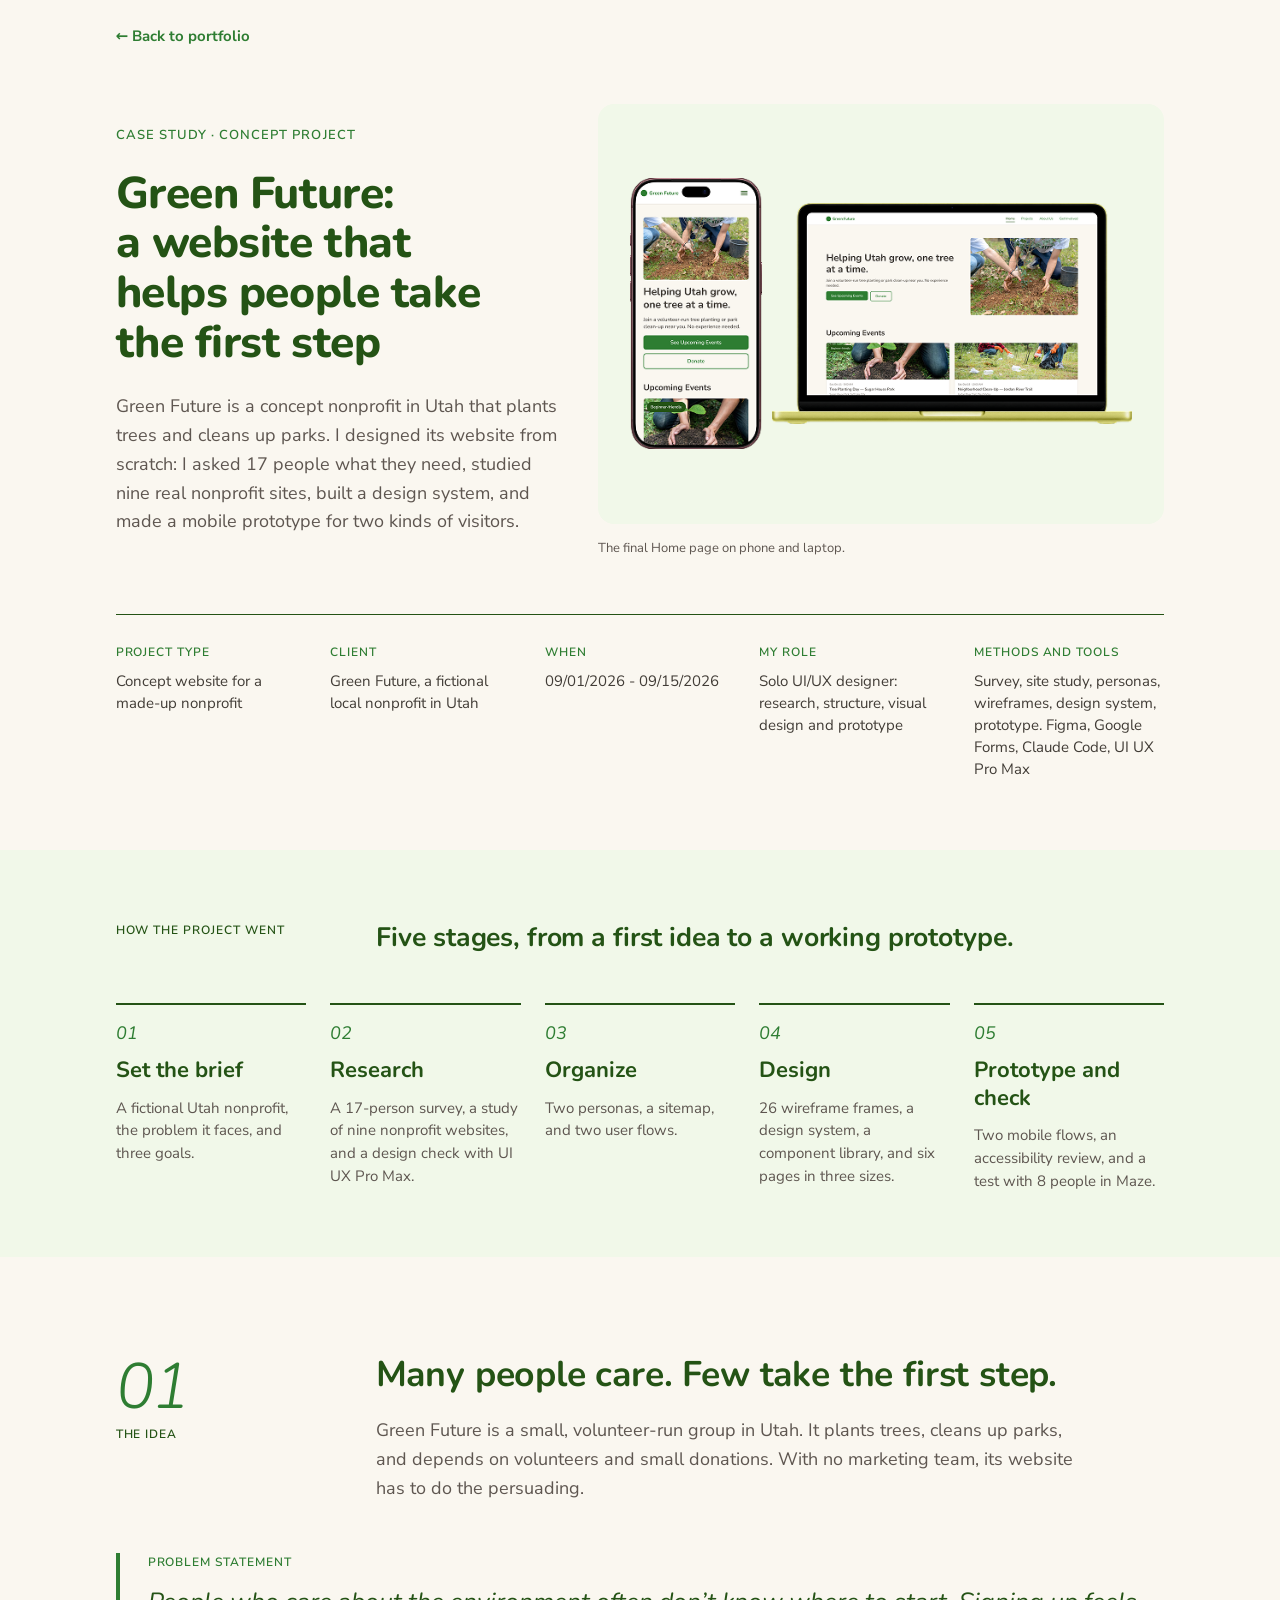
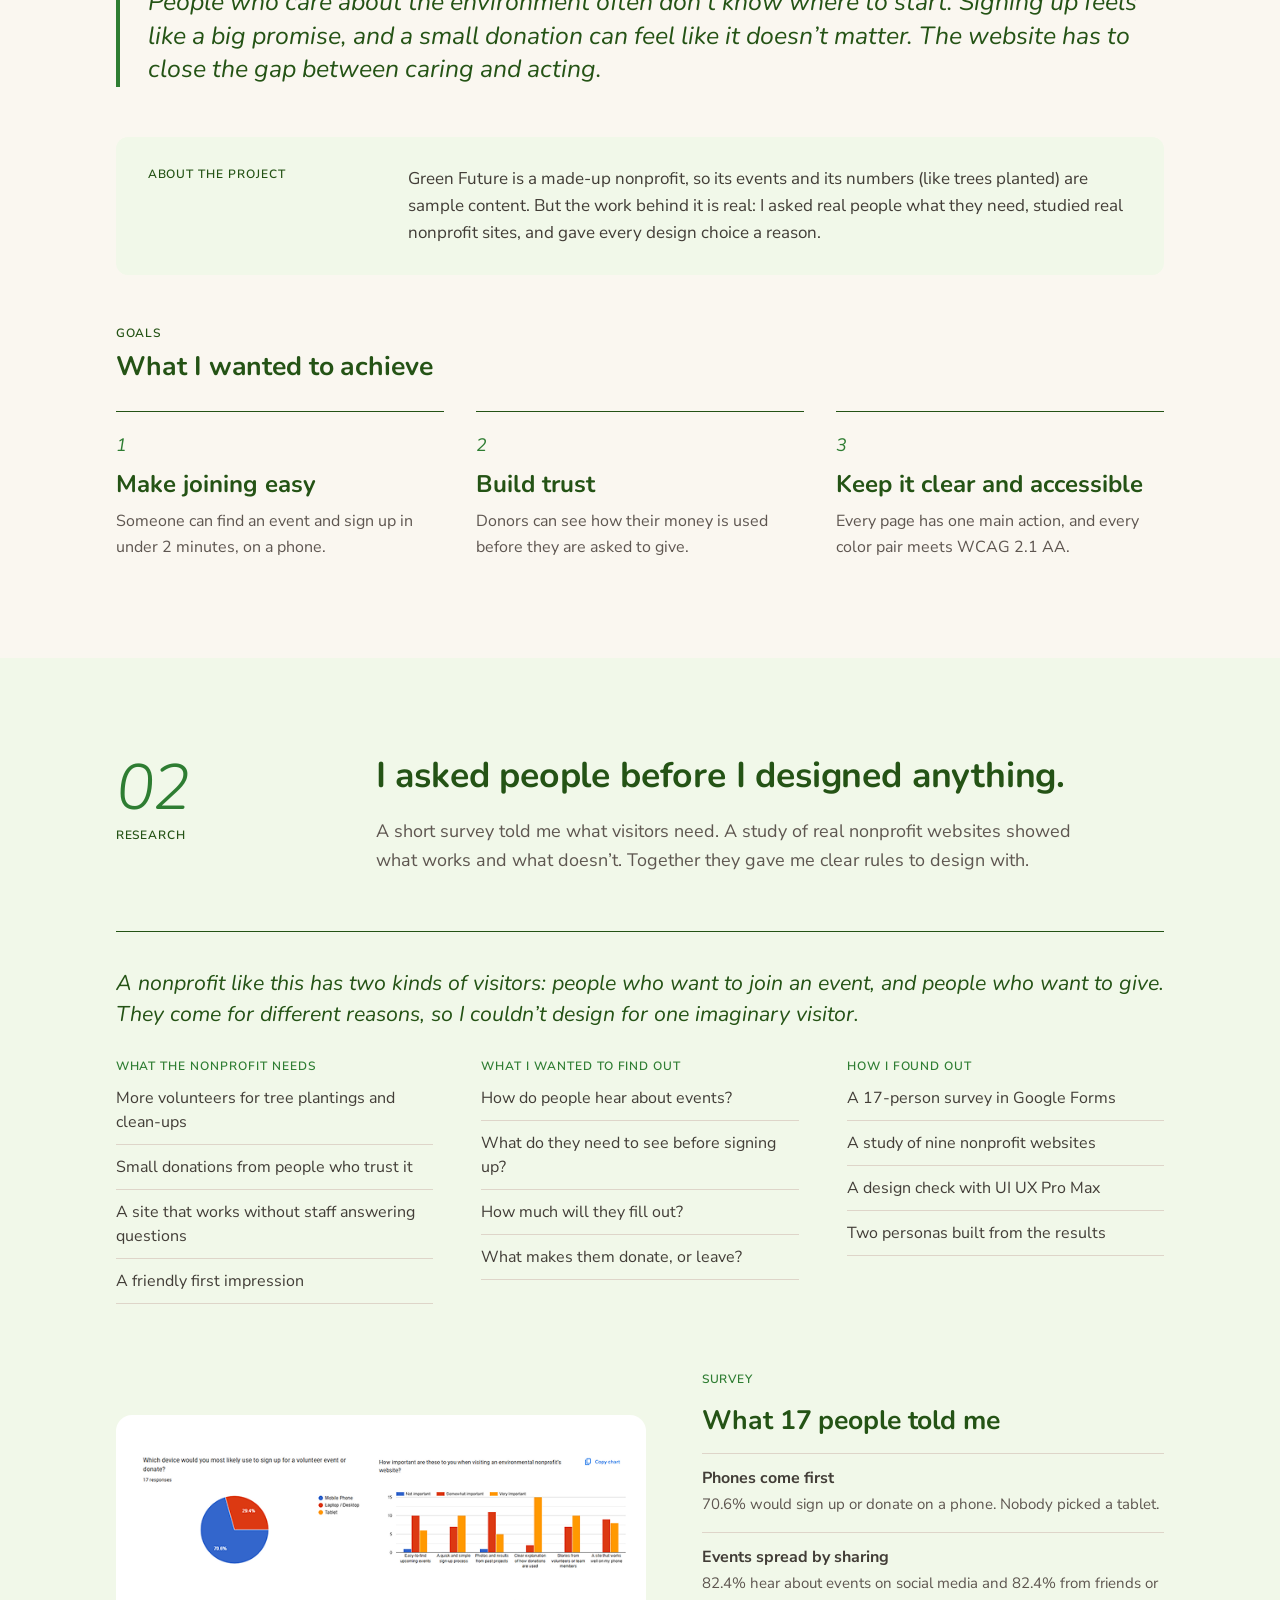
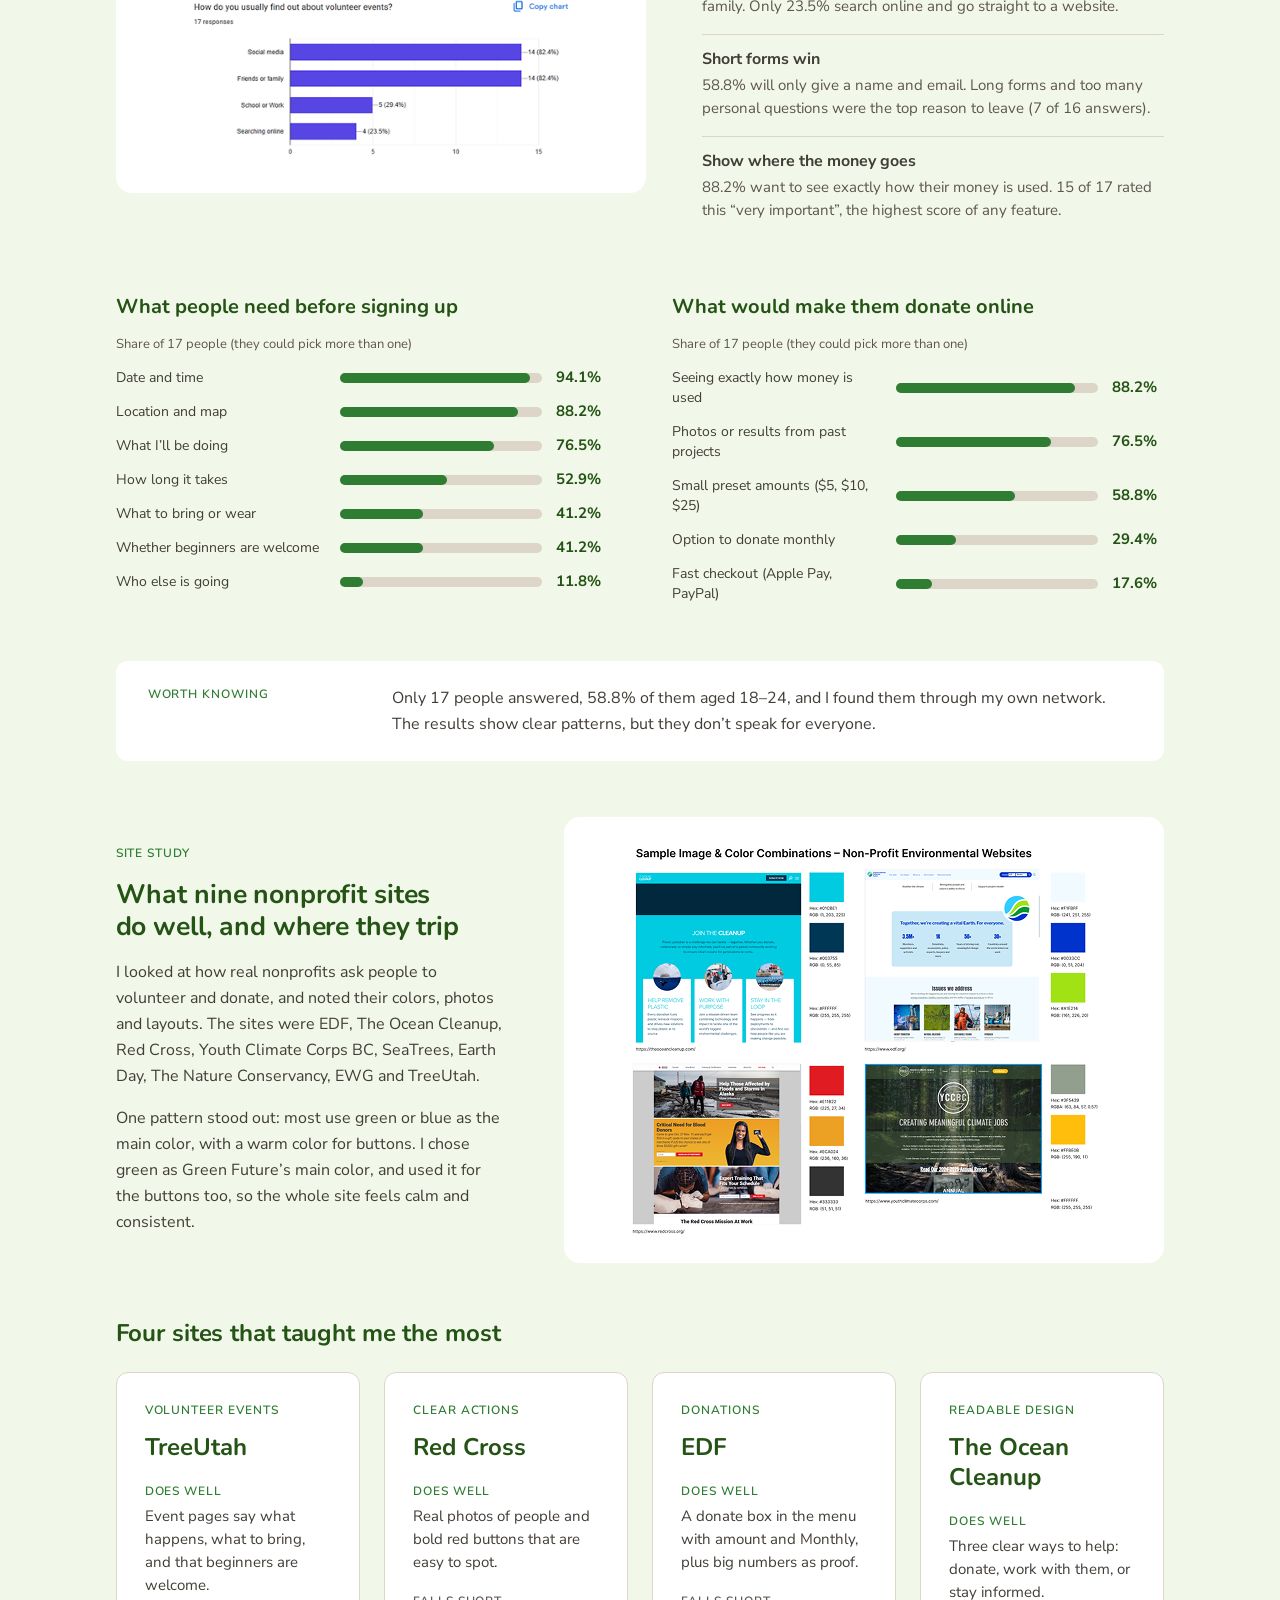
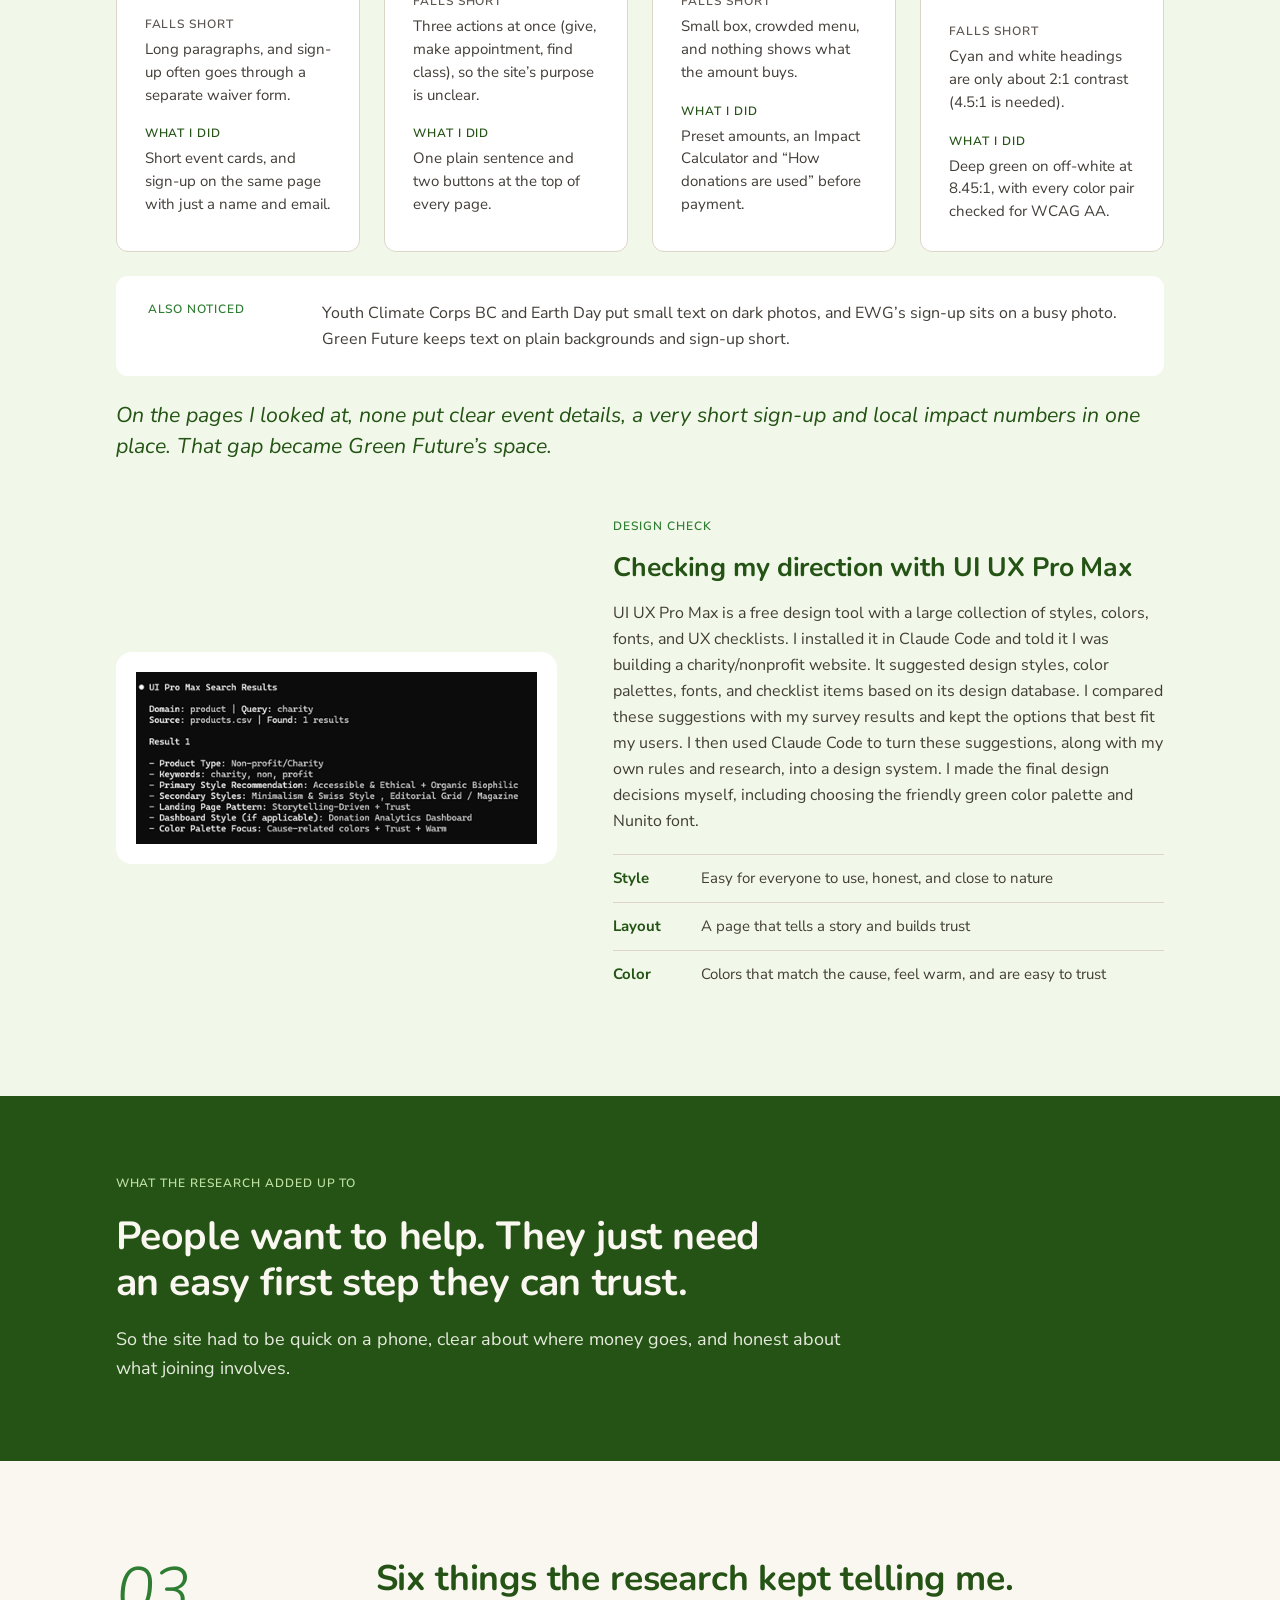
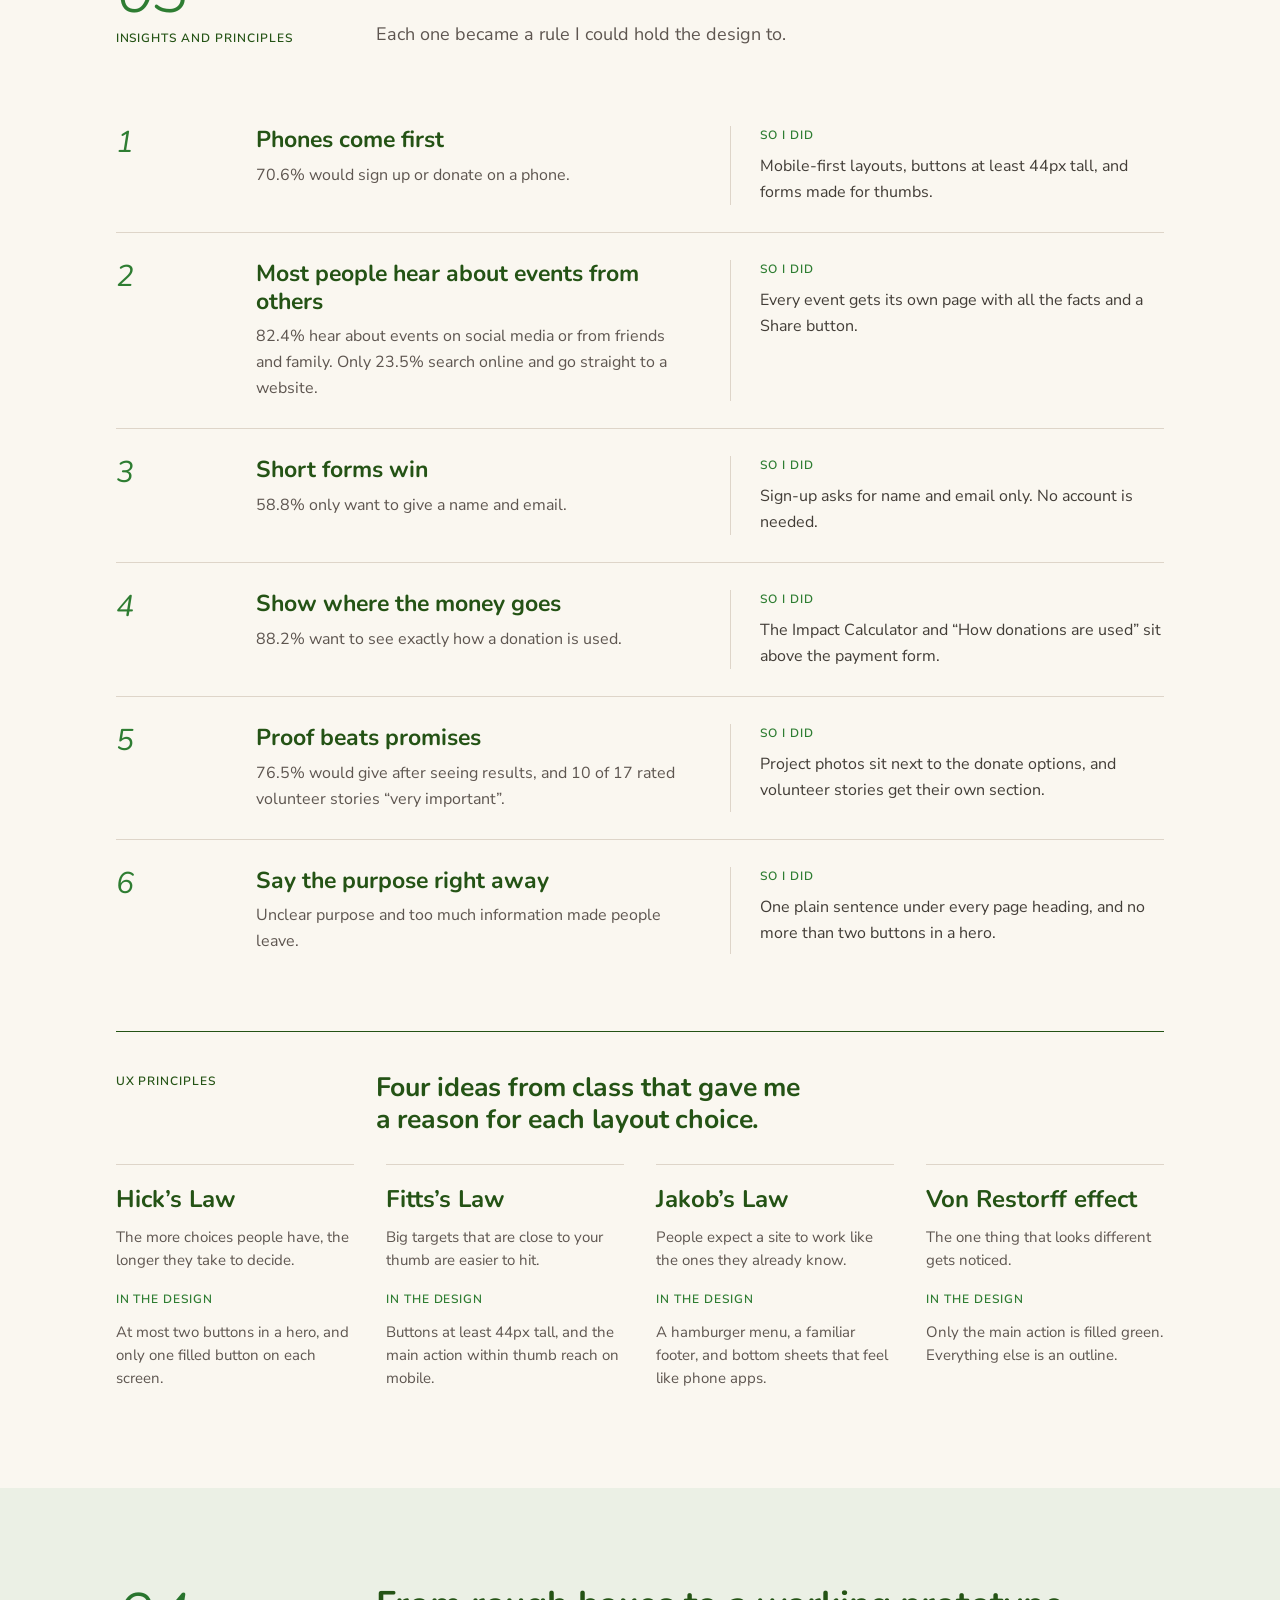
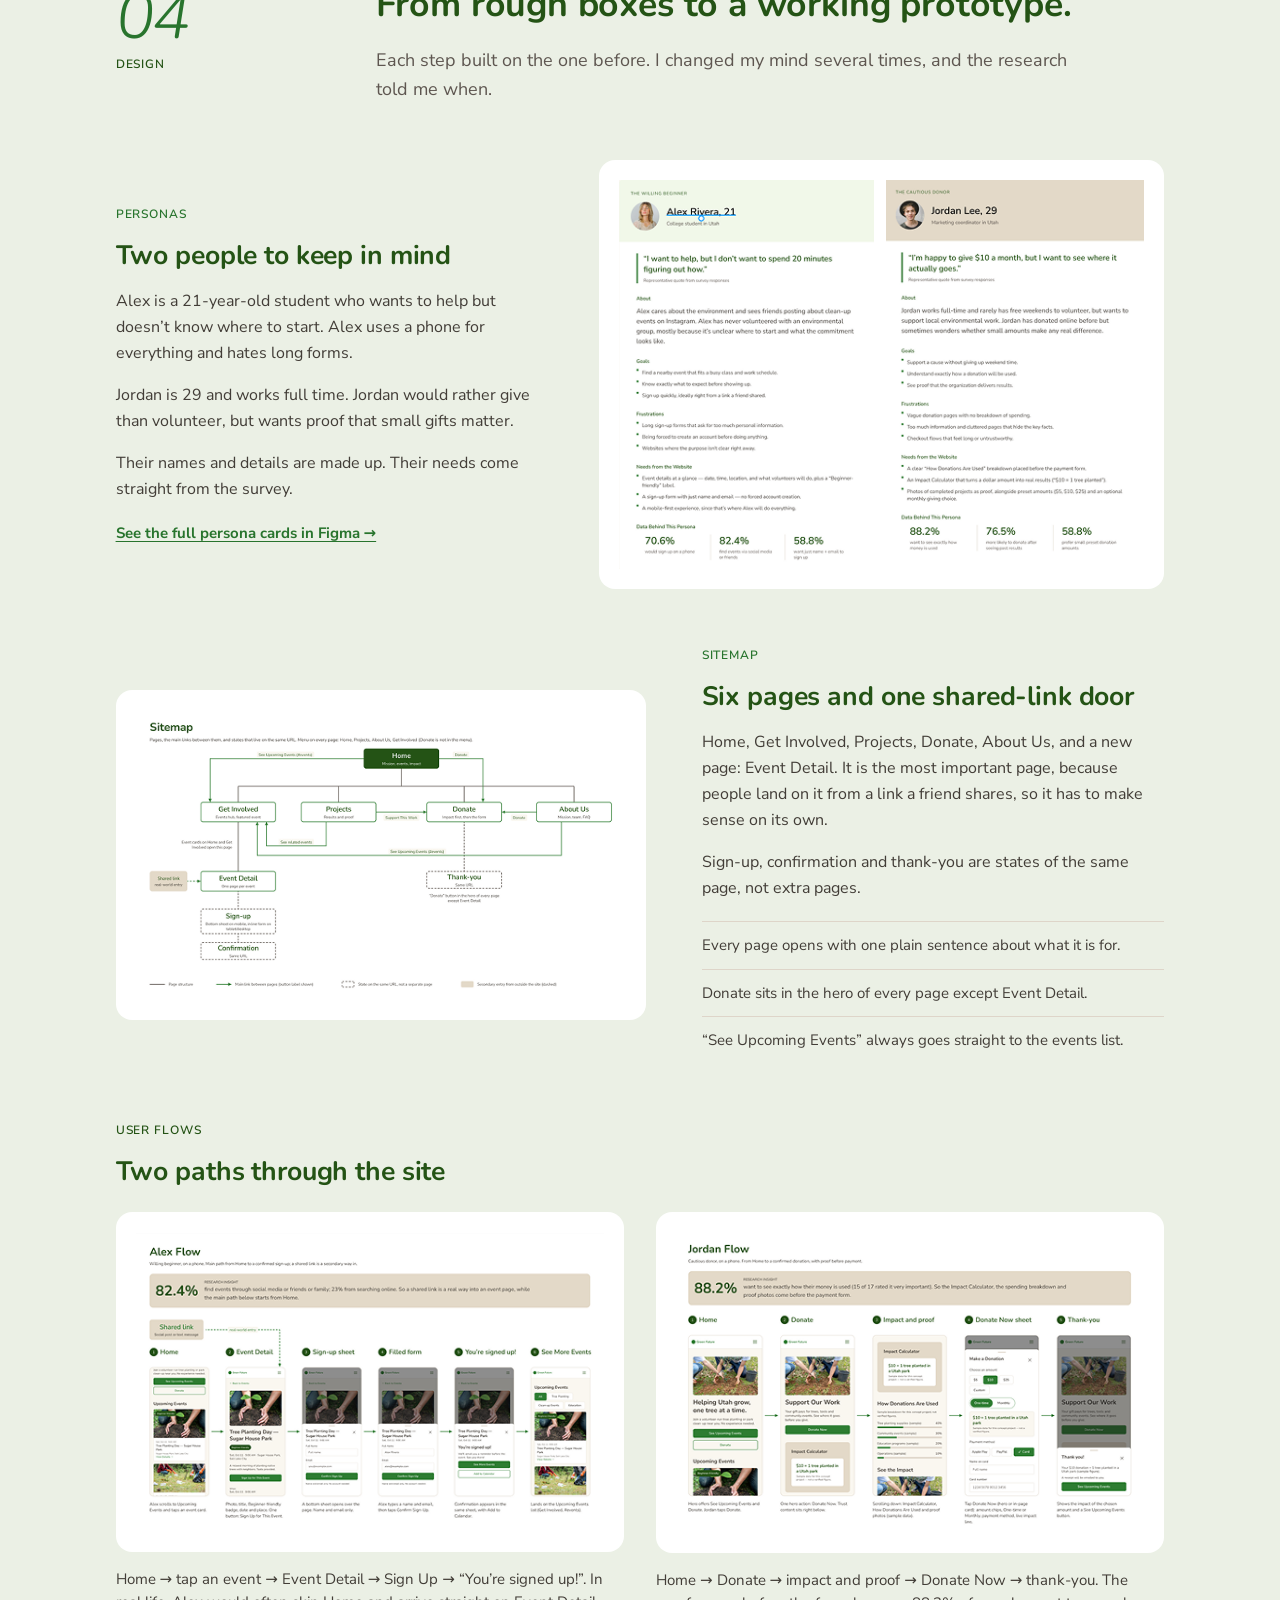
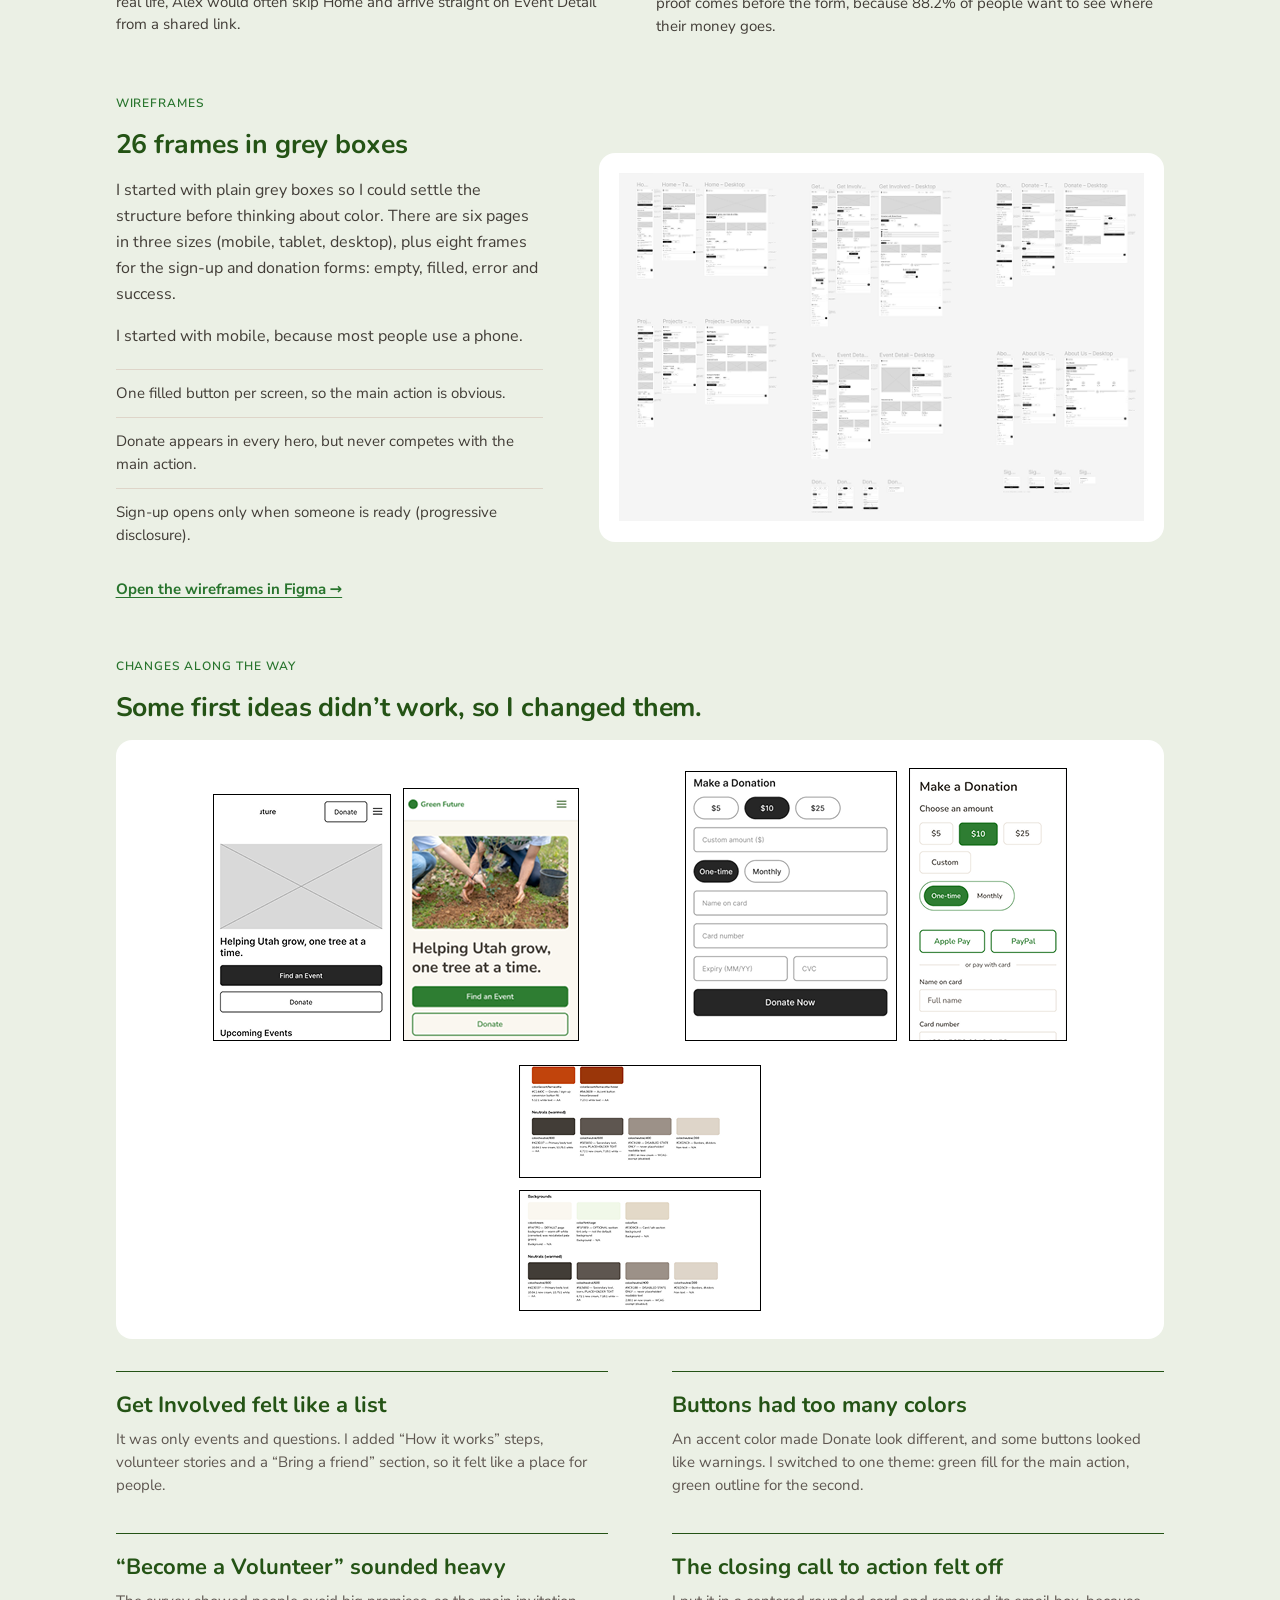
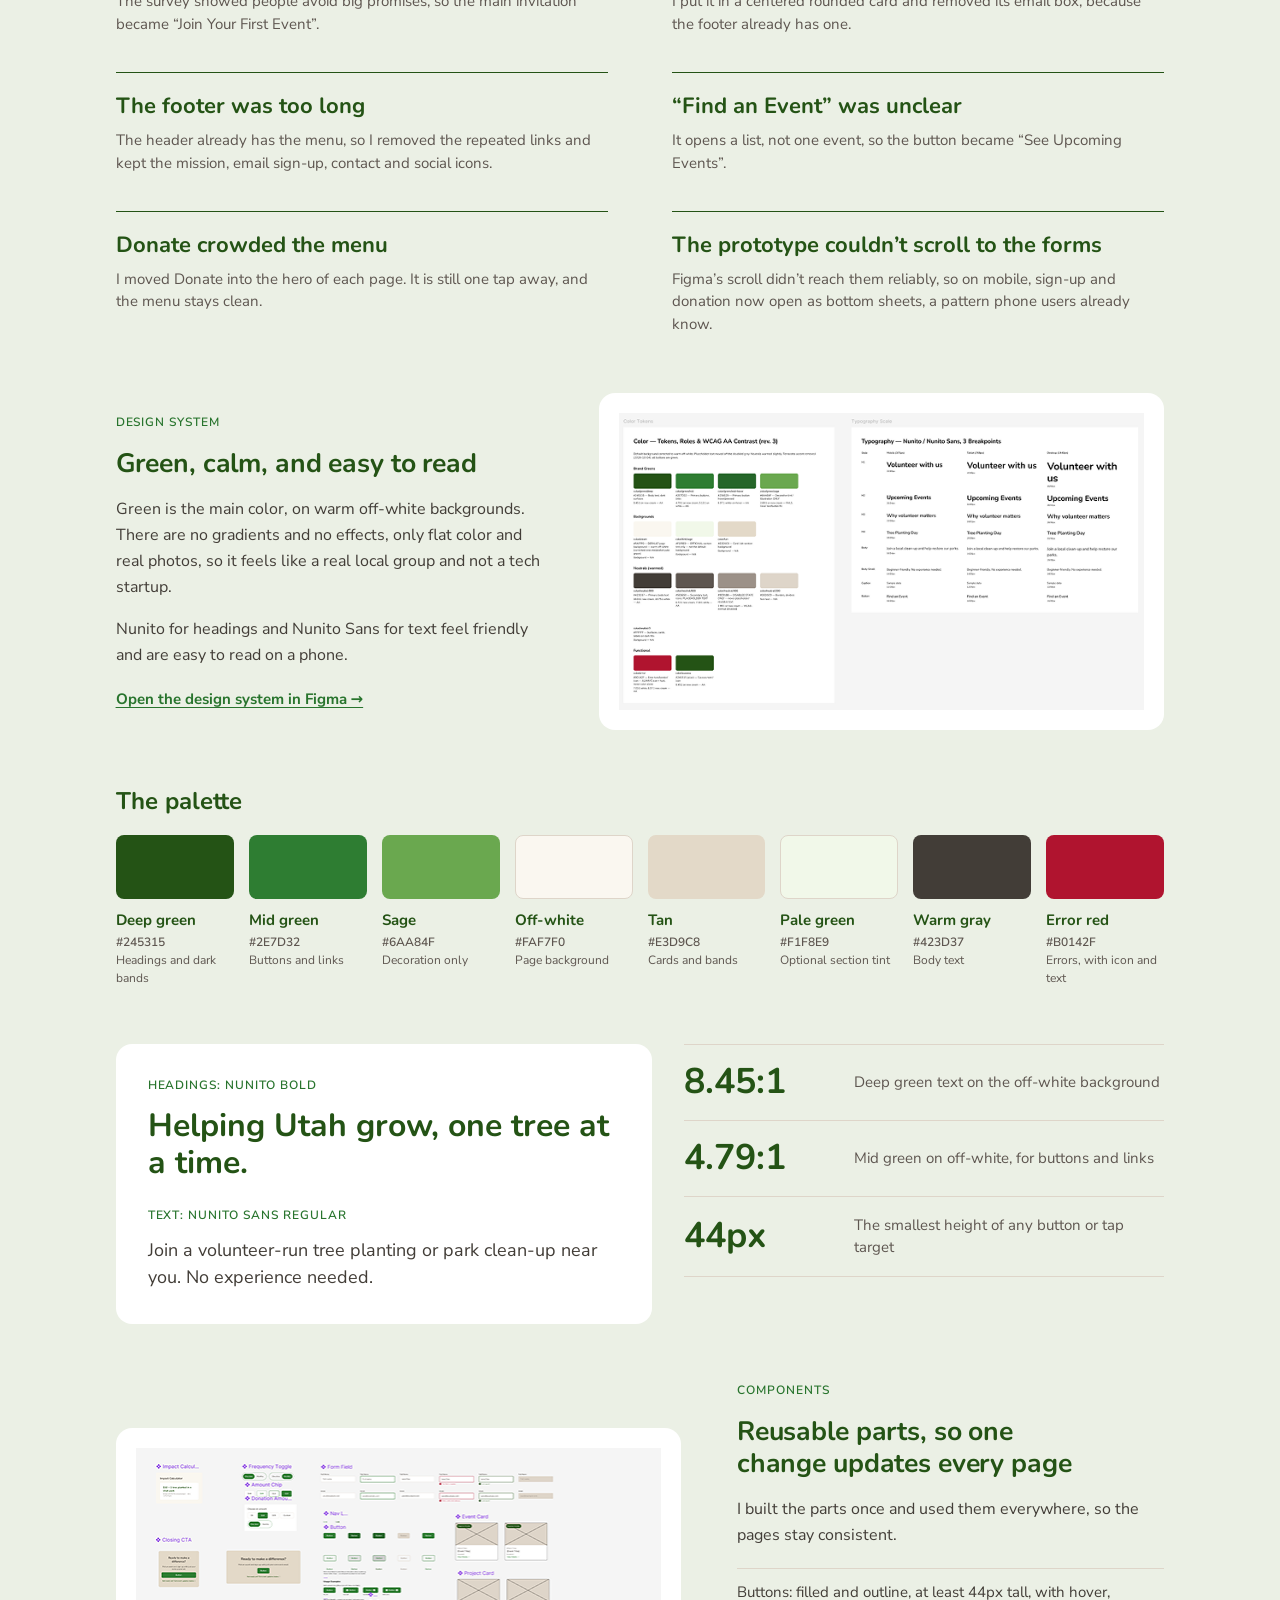
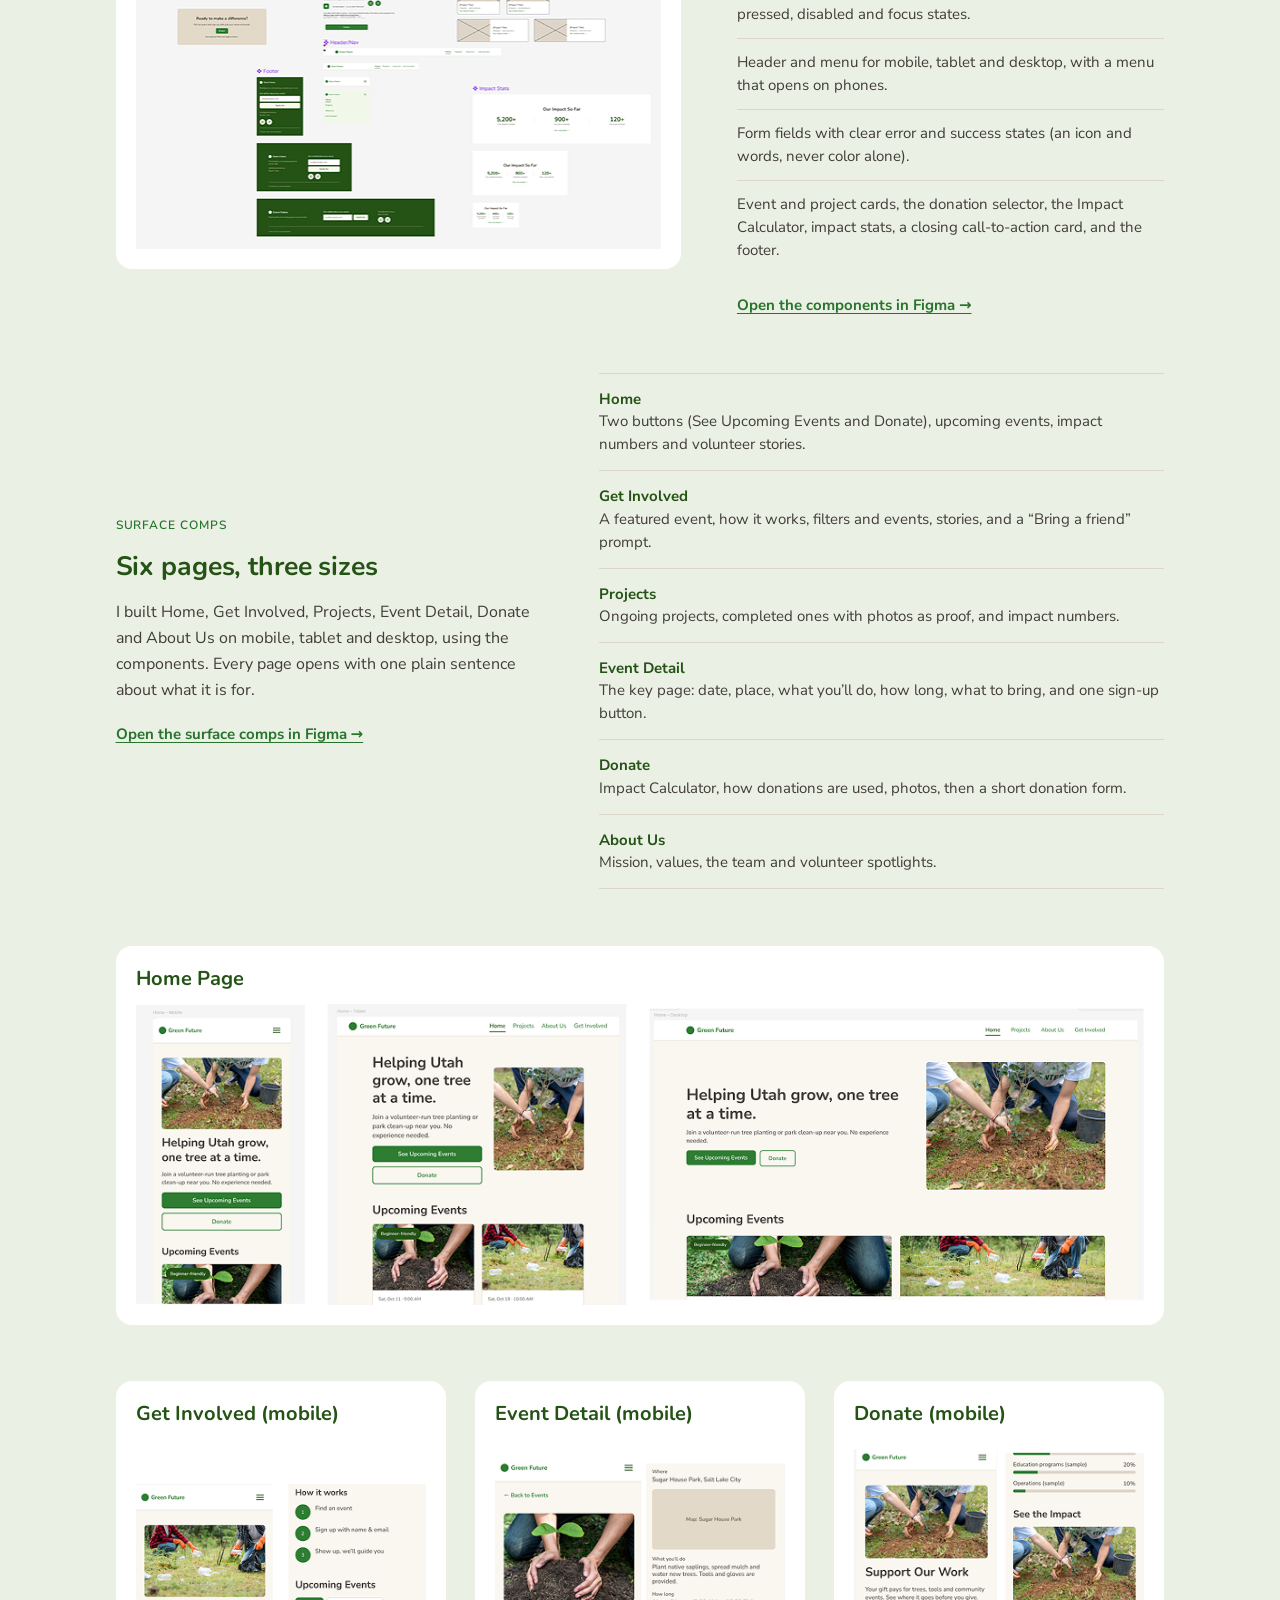
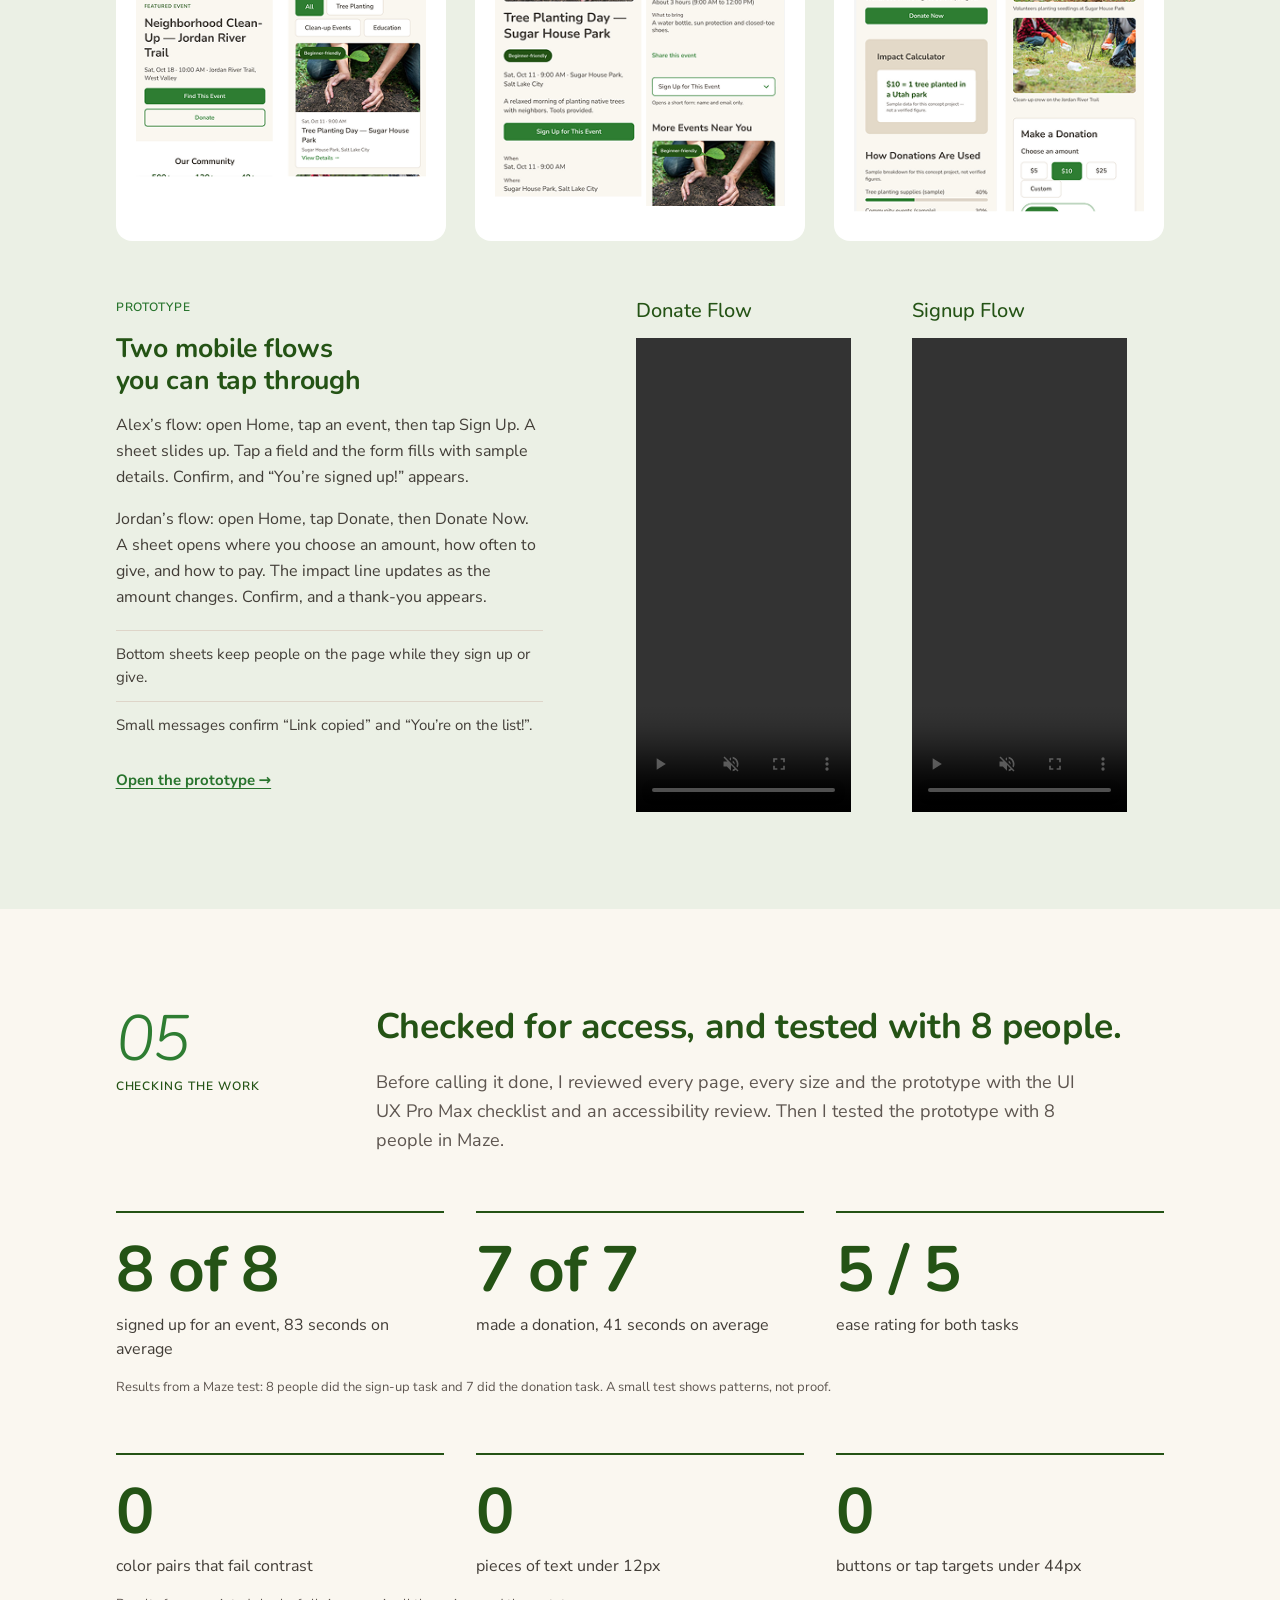
<file: case-study-green-future.html>
<!doctype html>
<html lang="en">
  <head>
    <meta charset="utf-8" />
    <title>Green Future Website — Case Study | Quang Phat Mai</title>
    <meta
      name="description"
      content="Case study: Green Future, a concept website for a Utah nonprofit. A 17-person survey, a study of nine nonprofit sites, a design system, six pages in three sizes and a mobile prototype."
    />
    <meta name="viewport" content="width=device-width, initial-scale=1" />
    <link rel="icon" href="favicon.ico" />

    <!-- Google Fonts: Nunito (headings) and Nunito Sans (body) -->
    <link rel="preconnect" href="https://fonts.googleapis.com" />
    <link rel="preconnect" href="https://fonts.gstatic.com" crossorigin />
    <link
      href="https://fonts.googleapis.com/css2?family=Nunito+Sans:wght@400;600;700&family=Nunito:ital,wght@0,500;0,700;0,800;1,300;1,400&display=swap"
      rel="stylesheet"
    />

    <link rel="stylesheet" href="css/case-study-green-future.css" />
  </head>

  <body>
    <a class="skip-link" href="#main-content">Skip to main content</a>

    <main id="main-content" tabindex="-1">
      <!-- ============ HERO ============ -->
      <header class="hero">
        <div class="section-inner">
          <a class="back-link" href="index.html#projects">&larr; Back to portfolio</a>

          <div class="hero-row">
            <div class="hero-text">
              <p class="eyebrow">Case study &middot; Concept project</p>
              <h1>Green Future: a website that helps people take the first step</h1>
              <p class="lede">
                Green Future is a concept nonprofit in Utah that plants trees and
                cleans up parks. I designed its website from scratch: I asked 17
                people what they need, studied nine real nonprofit sites, built a
                design system, and made a mobile prototype for two kinds of
                visitors.
              </p>
            </div>

            <figure class="hero-visual">
              <div class="hero-panel">
                <img
                  src="images/green-future/Free%20Transparent%20iPhone%2018%20Pro%20Mockup%20(Mockuuups%20Studio).png"
                  alt="Green Future Home page on a phone"
                  width="154"
                  height="316"
                />
                <img
                  src="images/green-future/Free%20Transparent%20MacBook%20Neo%20Mockup%20(Mockuuups%20Studio).png"
                  alt="Green Future Home page on a laptop"
                  width="422"
                  height="258"
                />
              </div>
              <figcaption>The final Home page on phone and laptop.</figcaption>
            </figure>
          </div>

          <dl class="meta-strip">
            <div class="meta-item">
              <dt>Project type</dt>
              <dd>Concept website for a made-up nonprofit</dd>
            </div>
            <div class="meta-item">
              <dt>Client</dt>
              <dd>Green Future, a fictional local nonprofit in Utah</dd>
            </div>
            <div class="meta-item">
              <dt>When</dt>
              <dd>09/01/2026 - 09/15/2026</dd>
            </div>
            <div class="meta-item">
              <dt>My role</dt>
              <dd>Solo UI/UX designer: research, structure, visual design and prototype</dd>
            </div>
            <div class="meta-item">
              <dt>Methods and tools</dt>
              <dd>
                Survey, site study, personas, wireframes, design system,
                prototype. Figma, Google Forms, Claude Code, UI UX Pro Max
              </dd>
            </div>
          </dl>
        </div>
      </header>

      <!-- ============ PROCESS ============ -->
      <section class="section section-pale process" aria-labelledby="process-heading">
        <div class="section-inner">
          <div class="process-header">
            <p class="eyebrow eyebrow-ink">How the project went</p>
            <h2 id="process-heading" class="process-title">
              Five stages, from a first idea to a working prototype.
            </h2>
          </div>

          <ol class="stages">
            <li class="stage">
              <span class="stage-number">01</span>
              <h3>Set the brief</h3>
              <p>A fictional Utah nonprofit, the problem it faces, and three goals.</p>
            </li>
            <li class="stage">
              <span class="stage-number">02</span>
              <h3>Research</h3>
              <p>
                A 17-person survey, a study of nine nonprofit websites, and a
                design check with UI UX Pro Max.
              </p>
            </li>
            <li class="stage">
              <span class="stage-number">03</span>
              <h3>Organize</h3>
              <p>Two personas, a sitemap, and two user flows.</p>
            </li>
            <li class="stage">
              <span class="stage-number">04</span>
              <h3>Design</h3>
              <p>
                26 wireframe frames, a design system, a component library, and
                six pages in three sizes.
              </p>
            </li>
            <li class="stage">
              <span class="stage-number">05</span>
              <h3>Prototype and check</h3>
              <p>
                Two mobile flows, an accessibility review, and a test with 8
                people in Maze.
              </p>
            </li>
          </ol>
        </div>
      </section>

      <!-- ============ 01 THE IDEA ============ -->
      <section id="idea" class="section section-cream" aria-labelledby="idea-heading">
        <div class="section-inner stack-56">
          <div class="section-header">
            <div class="section-label">
              <span class="numeral">01</span>
              <span class="label">The idea</span>
            </div>
            <div class="section-title">
              <h2 id="idea-heading">Many people care. Few take the first step.</h2>
              <p>
                Green Future is a small, volunteer-run group in Utah. It plants
                trees, cleans up parks, and depends on volunteers and small
                donations. With no marketing team, its website has to do the
                persuading.
              </p>
            </div>
          </div>

          <div class="statement">
            <p class="eyebrow">Problem statement</p>
            <p class="statement-text">
              People who care about the environment often don’t know where to
              start. Signing up feels like a big promise, and a small donation
              can feel like it doesn’t matter. The website has to close the gap
              between caring and acting.
            </p>
          </div>

          <div class="about-project">
            <h3 class="eyebrow eyebrow-ink">About the project</h3>
            <p>
              Green Future is a made-up nonprofit, so its events and its numbers
              (like trees planted) are sample content. But the work behind it is
              real: I asked real people what they need, studied real nonprofit
              sites, and gave every design choice a reason.
            </p>
          </div>

          <div class="goals">
            <div class="goals-header">
              <h3 class="eyebrow eyebrow-ink">Goals</h3>
              <p class="goals-title">What I wanted to achieve</p>
            </div>
            <ol class="goal-list">
              <li class="goal">
                <span class="goal-number">1</span>
                <h4>Make joining easy</h4>
                <p>Someone can find an event and sign up in under 2 minutes, on a phone.</p>
              </li>
              <li class="goal">
                <span class="goal-number">2</span>
                <h4>Build trust</h4>
                <p>Donors can see how their money is used before they are asked to give.</p>
              </li>
              <li class="goal">
                <span class="goal-number">3</span>
                <h4>Keep it clear and accessible</h4>
                <p>Every page has one main action, and every color pair meets WCAG 2.1 AA.</p>
              </li>
            </ol>
          </div>
        </div>
      </section>

      <!-- ============ 02 RESEARCH ============ -->
      <section id="research" class="section section-pale" aria-labelledby="research-heading">
        <div class="section-inner stack-64">
          <div class="section-header">
            <div class="section-label">
              <span class="numeral">02</span>
              <span class="label">Research</span>
            </div>
            <div class="section-title">
              <h2 id="research-heading">I asked people before I designed anything.</h2>
              <p>
                A short survey told me what visitors need. A study of real
                nonprofit websites showed what works and what doesn’t. Together
                they gave me clear rules to design with.
              </p>
            </div>
          </div>

          <div class="starting-point">
            <p class="starting-lead">
              A nonprofit like this has two kinds of visitors: people who want to
              join an event, and people who want to give. They come for different
              reasons, so I couldn’t design for one imaginary visitor.
            </p>
            <div class="three-columns">
              <div class="list-block">
                <h3 class="eyebrow">What the nonprofit needs</h3>
                <ul class="rule-list">
                  <li>More volunteers for tree plantings and clean-ups</li>
                  <li>Small donations from people who trust it</li>
                  <li>A site that works without staff answering questions</li>
                  <li>A friendly first impression</li>
                </ul>
              </div>
              <div class="list-block">
                <h3 class="eyebrow">What I wanted to find out</h3>
                <ul class="rule-list">
                  <li>How do people hear about events?</li>
                  <li>What do they need to see before signing up?</li>
                  <li>How much will they fill out?</li>
                  <li>What makes them donate, or leave?</li>
                </ul>
              </div>
              <div class="list-block">
                <h3 class="eyebrow">How I found out</h3>
                <ul class="rule-list">
                  <li>A 17-person survey in Google Forms</li>
                  <li>A study of nine nonprofit websites</li>
                  <li>A design check with UI UX Pro Max</li>
                  <li>Two personas built from the results</li>
                </ul>
              </div>
            </div>
          </div>

          <!-- Survey -->
          <div class="split" style="--cols: 600fr 524fr">
            <figure class="figure figure-panel">
              <img
                src="images/green-future/survey-charts.png"
                alt="Charts from the 17-person survey: device preference, how people hear about events, form length and how money is used"
                width="584"
                height="404"
                loading="lazy"
              />
            </figure>
            <div class="split-text">
              <h3 class="eyebrow">Survey</h3>
              <p class="split-heading">What 17 people told me</p>
              <ul class="item-list">
                <li>
                  <strong>Phones come first</strong>
                  <span>70.6% would sign up or donate on a phone. Nobody picked a tablet.</span>
                </li>
                <li>
                  <strong>Events spread by sharing</strong>
                  <span>
                    82.4% hear about events on social media and 82.4% from
                    friends or family. Only 23.5% search online and go straight
                    to a website.
                  </span>
                </li>
                <li>
                  <strong>Short forms win</strong>
                  <span>
                    58.8% will only give a name and email. Long forms and too
                    many personal questions were the top reason to leave (7 of 16
                    answers).
                  </span>
                </li>
                <li>
                  <strong>Show where the money goes</strong>
                  <span>
                    88.2% want to see exactly how their money is used. 15 of 17
                    rated this “very important”, the highest score of any
                    feature.
                  </span>
                </li>
              </ul>
            </div>
          </div>

          <!-- Charts -->
          <div class="charts">
            <div class="chart">
              <h3>What people need before signing up</h3>
              <p class="chart-note">Share of 17 people (they could pick more than one)</p>
              <ul class="bars">
                <li class="bar-row">
                  <span class="bar-label">Date and time</span>
                  <span class="bar-track" aria-hidden="true"><span class="bar" style="width: 94.1%"></span></span>
                  <span class="bar-value">94.1%</span>
                </li>
                <li class="bar-row">
                  <span class="bar-label">Location and map</span>
                  <span class="bar-track" aria-hidden="true"><span class="bar" style="width: 88.2%"></span></span>
                  <span class="bar-value">88.2%</span>
                </li>
                <li class="bar-row">
                  <span class="bar-label">What I’ll be doing</span>
                  <span class="bar-track" aria-hidden="true"><span class="bar" style="width: 76.5%"></span></span>
                  <span class="bar-value">76.5%</span>
                </li>
                <li class="bar-row">
                  <span class="bar-label">How long it takes</span>
                  <span class="bar-track" aria-hidden="true"><span class="bar" style="width: 52.9%"></span></span>
                  <span class="bar-value">52.9%</span>
                </li>
                <li class="bar-row">
                  <span class="bar-label">What to bring or wear</span>
                  <span class="bar-track" aria-hidden="true"><span class="bar" style="width: 41.2%"></span></span>
                  <span class="bar-value">41.2%</span>
                </li>
                <li class="bar-row">
                  <span class="bar-label">Whether beginners are welcome</span>
                  <span class="bar-track" aria-hidden="true"><span class="bar" style="width: 41.2%"></span></span>
                  <span class="bar-value">41.2%</span>
                </li>
                <li class="bar-row">
                  <span class="bar-label">Who else is going</span>
                  <span class="bar-track" aria-hidden="true"><span class="bar" style="width: 11.8%"></span></span>
                  <span class="bar-value">11.8%</span>
                </li>
              </ul>
            </div>
            <div class="chart">
              <h3>What would make them donate online</h3>
              <p class="chart-note">Share of 17 people (they could pick more than one)</p>
              <ul class="bars">
                <li class="bar-row">
                  <span class="bar-label">Seeing exactly how money is used</span>
                  <span class="bar-track" aria-hidden="true"><span class="bar" style="width: 88.2%"></span></span>
                  <span class="bar-value">88.2%</span>
                </li>
                <li class="bar-row">
                  <span class="bar-label">Photos or results from past projects</span>
                  <span class="bar-track" aria-hidden="true"><span class="bar" style="width: 76.5%"></span></span>
                  <span class="bar-value">76.5%</span>
                </li>
                <li class="bar-row">
                  <span class="bar-label">Small preset amounts ($5, $10, $25)</span>
                  <span class="bar-track" aria-hidden="true"><span class="bar" style="width: 58.8%"></span></span>
                  <span class="bar-value">58.8%</span>
                </li>
                <li class="bar-row">
                  <span class="bar-label">Option to donate monthly</span>
                  <span class="bar-track" aria-hidden="true"><span class="bar" style="width: 29.4%"></span></span>
                  <span class="bar-value">29.4%</span>
                </li>
                <li class="bar-row">
                  <span class="bar-label">Fast checkout (Apple Pay, PayPal)</span>
                  <span class="bar-track" aria-hidden="true"><span class="bar" style="width: 17.6%"></span></span>
                  <span class="bar-value">17.6%</span>
                </li>
              </ul>
            </div>
          </div>

          <div class="note-box">
            <h3 class="eyebrow">Worth knowing</h3>
            <p>
              Only 17 people answered, 58.8% of them aged 18–24, and I found them
              through my own network. The results show clear patterns, but they
              don’t speak for everyone.
            </p>
          </div>

          <!-- Site study -->
          <div class="split" style="--cols: 444fr 680fr">
            <div class="split-text">
              <h3 class="eyebrow">Site study</h3>
              <p class="split-heading">What nine nonprofit sites do well, and where they trip</p>
              <p>
                I looked at how real nonprofits ask people to volunteer and
                donate, and noted their colors, photos and layouts. The sites
                were EDF, The Ocean Cleanup, Red Cross, Youth Climate Corps BC,
                SeaTrees, Earth Day, The Nature Conservancy, EWG and TreeUtah.
              </p>
              <p>
                One pattern stood out: most use green or blue as the main color,
                with a warm color for buttons. I chose green as Green Future’s
                main color, and used it for the buttons too, so the whole site
                feels calm and consistent.
              </p>
            </div>
            <figure class="figure figure-panel">
              <img
                src="images/green-future/competitive_analysis.png"
                alt="Visual research board with colors, photos and layouts from nine nonprofit websites"
                width="492"
                height="406"
                loading="lazy"
              />
            </figure>
          </div>

          <!-- Four sites -->
          <div class="sites">
            <h3 class="sites-title">Four sites that taught me the most</h3>
            <ul class="site-cards">
              <li class="site-card">
                <p class="eyebrow">Volunteer events</p>
                <h4>TreeUtah</h4>
                <dl>
                  <dt class="tag-good">Does well</dt>
                  <dd>Event pages say what happens, what to bring, and that beginners are welcome.</dd>
                  <dt class="tag-muted">Falls short</dt>
                  <dd>Long paragraphs, and sign-up often goes through a separate waiver form.</dd>
                  <dt class="tag-deep">What I did</dt>
                  <dd>Short event cards, and sign-up on the same page with just a name and email.</dd>
                </dl>
              </li>
              <li class="site-card">
                <p class="eyebrow">Clear actions</p>
                <h4>Red Cross</h4>
                <dl>
                  <dt class="tag-good">Does well</dt>
                  <dd>Real photos of people and bold red buttons that are easy to spot.</dd>
                  <dt class="tag-muted">Falls short</dt>
                  <dd>
                    Three actions at once (give, make appointment, find class),
                    so the site’s purpose is unclear.
                  </dd>
                  <dt class="tag-deep">What I did</dt>
                  <dd>One plain sentence and two buttons at the top of every page.</dd>
                </dl>
              </li>
              <li class="site-card">
                <p class="eyebrow">Donations</p>
                <h4>EDF</h4>
                <dl>
                  <dt class="tag-good">Does well</dt>
                  <dd>A donate box in the menu with amount and Monthly, plus big numbers as proof.</dd>
                  <dt class="tag-muted">Falls short</dt>
                  <dd>Small box, crowded menu, and nothing shows what the amount buys.</dd>
                  <dt class="tag-deep">What I did</dt>
                  <dd>
                    Preset amounts, an Impact Calculator and “How donations are
                    used” before payment.
                  </dd>
                </dl>
              </li>
              <li class="site-card">
                <p class="eyebrow">Readable design</p>
                <h4>The Ocean Cleanup</h4>
                <dl>
                  <dt class="tag-good">Does well</dt>
                  <dd>Three clear ways to help: donate, work with them, or stay informed.</dd>
                  <dt class="tag-muted">Falls short</dt>
                  <dd>Cyan and white headings are only about 2:1 contrast (4.5:1 is needed).</dd>
                  <dt class="tag-deep">What I did</dt>
                  <dd>Deep green on off-white at 8.45:1, with every color pair checked for WCAG AA.</dd>
                </dl>
              </li>
            </ul>
            <div class="note-box note-box-row">
              <h3 class="eyebrow">Also noticed</h3>
              <p>
                Youth Climate Corps BC and Earth Day put small text on dark
                photos, and EWG’s sign-up sits on a busy photo. Green Future
                keeps text on plain backgrounds and sign-up short.
              </p>
            </div>
            <p class="pull-quote">
              On the pages I looked at, none put clear event details, a very
              short sign-up and local impact numbers in one place. That gap
              became Green Future’s space.
            </p>
          </div>

          <!-- Design check -->
          <div class="split" style="--cols: 500fr 624fr">
            <figure class="figure figure-panel">
              <img
                src="images/green-future/ui_ux_promax.png"
                alt="Style, layout and color suggestions from UI UX Pro Max for a charity website"
                width="482"
                height="206"
                loading="lazy"
              />
            </figure>
            <div class="split-text">
              <h3 class="eyebrow">Design check</h3>
              <p class="split-heading">Checking my direction with UI UX Pro Max</p>
              <p>
                UI UX Pro Max is a free design tool with a large collection of
                styles, colors, fonts, and UX checklists. I installed it in
                Claude Code and told it I was building a charity/nonprofit
                website. It suggested design styles, color palettes, fonts, and
                checklist items based on its design database. I compared these
                suggestions with my survey results and kept the options that best
                fit my users. I then used Claude Code to turn these suggestions,
                along with my own rules and research, into a design system. I
                made the final design decisions myself, including choosing the
                friendly green color palette and Nunito font.
              </p>
              <ul class="plain-list plain-list-labeled">
                <li><strong>Style</strong><span>Easy for everyone to use, honest, and close to nature</span></li>
                <li><strong>Layout</strong><span>A page that tells a story and builds trust</span></li>
                <li><strong>Color</strong><span>Colors that match the cause, feel warm, and are easy to trust</span></li>
              </ul>
            </div>
          </div>
        </div>
      </section>

      <!-- ============ INSIGHT BAND ============ -->
      <section class="insight-band" aria-labelledby="insight-heading">
        <div class="section-inner">
          <p class="eyebrow eyebrow-light">What the research added up to</p>
          <h2 id="insight-heading">
            People want to help. They just need an easy first step they can trust.
          </h2>
          <p class="insight-note">
            So the site had to be quick on a phone, clear about where money goes,
            and honest about what joining involves.
          </p>
        </div>
      </section>

      <!-- ============ 03 INSIGHTS AND PRINCIPLES ============ -->
      <section id="insights" class="section section-cream" aria-labelledby="insights-heading">
        <div class="section-inner stack-56">
          <div class="section-header">
            <div class="section-label">
              <span class="numeral">03</span>
              <span class="label">Insights and principles</span>
            </div>
            <div class="section-title">
              <h2 id="insights-heading">Six things the research kept telling me.</h2>
              <p>Each one became a rule I could hold the design to.</p>
            </div>
          </div>

          <ol class="insights">
            <li class="insight">
              <span class="insight-number">1</span>
              <div class="finding">
                <h3>Phones come first</h3>
                <p>70.6% would sign up or donate on a phone.</p>
              </div>
              <div class="response">
                <p class="eyebrow">So I did</p>
                <p>Mobile-first layouts, buttons at least 44px tall, and forms made for thumbs.</p>
              </div>
            </li>
            <li class="insight">
              <span class="insight-number">2</span>
              <div class="finding">
                <h3>Most people hear about events from others</h3>
                <p>
                  82.4% hear about events on social media or from friends and
                  family. Only 23.5% search online and go straight to a website.
                </p>
              </div>
              <div class="response">
                <p class="eyebrow">So I did</p>
                <p>Every event gets its own page with all the facts and a Share button.</p>
              </div>
            </li>
            <li class="insight">
              <span class="insight-number">3</span>
              <div class="finding">
                <h3>Short forms win</h3>
                <p>58.8% only want to give a name and email.</p>
              </div>
              <div class="response">
                <p class="eyebrow">So I did</p>
                <p>Sign-up asks for name and email only. No account is needed.</p>
              </div>
            </li>
            <li class="insight">
              <span class="insight-number">4</span>
              <div class="finding">
                <h3>Show where the money goes</h3>
                <p>88.2% want to see exactly how a donation is used.</p>
              </div>
              <div class="response">
                <p class="eyebrow">So I did</p>
                <p>
                  The Impact Calculator and “How donations are used” sit above
                  the payment form.
                </p>
              </div>
            </li>
            <li class="insight">
              <span class="insight-number">5</span>
              <div class="finding">
                <h3>Proof beats promises</h3>
                <p>
                  76.5% would give after seeing results, and 10 of 17 rated
                  volunteer stories “very important”.
                </p>
              </div>
              <div class="response">
                <p class="eyebrow">So I did</p>
                <p>
                  Project photos sit next to the donate options, and volunteer
                  stories get their own section.
                </p>
              </div>
            </li>
            <li class="insight">
              <span class="insight-number">6</span>
              <div class="finding">
                <h3>Say the purpose right away</h3>
                <p>Unclear purpose and too much information made people leave.</p>
              </div>
              <div class="response">
                <p class="eyebrow">So I did</p>
                <p>
                  One plain sentence under every page heading, and no more than
                  two buttons in a hero.
                </p>
              </div>
            </li>
          </ol>

          <div class="principles">
            <div class="principles-header">
              <h3 class="eyebrow eyebrow-ink">UX principles</h3>
              <p class="principles-title">
                Four ideas from class that gave me a reason for each layout
                choice.
              </p>
            </div>
            <div class="principle-columns">
              <article class="principle">
                <h4>Hick’s Law</h4>
                <p>The more choices people have, the longer they take to decide.</p>
                <p class="eyebrow">In the design</p>
                <p class="principle-use">
                  At most two buttons in a hero, and only one filled button on
                  each screen.
                </p>
              </article>
              <article class="principle">
                <h4>Fitts’s Law</h4>
                <p>Big targets that are close to your thumb are easier to hit.</p>
                <p class="eyebrow">In the design</p>
                <p class="principle-use">
                  Buttons at least 44px tall, and the main action within thumb
                  reach on mobile.
                </p>
              </article>
              <article class="principle">
                <h4>Jakob’s Law</h4>
                <p>People expect a site to work like the ones they already know.</p>
                <p class="eyebrow">In the design</p>
                <p class="principle-use">
                  A hamburger menu, a familiar footer, and bottom sheets that
                  feel like phone apps.
                </p>
              </article>
              <article class="principle">
                <h4>Von Restorff effect</h4>
                <p>The one thing that looks different gets noticed.</p>
                <p class="eyebrow">In the design</p>
                <p class="principle-use">
                  Only the main action is filled green. Everything else is an
                  outline.
                </p>
              </article>
            </div>
          </div>
        </div>
      </section>

      <!-- ============ 04 DESIGN ============ -->
      <section id="design" class="section section-tint" aria-labelledby="design-heading">
        <div class="section-inner stack-64">
          <div class="section-header">
            <div class="section-label">
              <span class="numeral">04</span>
              <span class="label">Design</span>
            </div>
            <div class="section-title">
              <h2 id="design-heading">From rough boxes to a working prototype.</h2>
              <p>
                Each step built on the one before. I changed my mind several
                times, and the research told me when.
              </p>
            </div>
          </div>

          <!-- Personas -->
          <div class="split" style="--cols: 484fr 640fr">
            <div class="split-text">
              <h3 class="eyebrow">Personas</h3>
              <p class="split-heading">Two people to keep in mind</p>
              <p>
                Alex is a 21-year-old student who wants to help but doesn’t know
                where to start. Alex uses a phone for everything and hates long
                forms.
              </p>
              <p>
                Jordan is 29 and works full time. Jordan would rather give than
                volunteer, but wants proof that small gifts matter.
              </p>
              <p>
                Their names and details are made up. Their needs come straight
                from the survey.
              </p>
              <a
                class="text-link"
                href="https://www.figma.com/design/66m7shoCkDZZYw4gbstnQK/Green-Future---Website?node-id=225-3"
                target="_blank"
                rel="noopener noreferrer"
                >See the full persona cards in Figma &rarr;</a
              >
            </div>
            <figure class="figure figure-panel figure-pair">
              <img
                src="images/green-future/persona1.png"
                alt="Persona card for Alex, a 21-year-old student"
                width="262"
                height="400"
                loading="lazy"
              />
              <img
                src="images/green-future/persona2.png"
                alt="Persona card for Jordan, 29, who works full time"
                width="266"
                height="400"
                loading="lazy"
              />
            </figure>
          </div>

          <!-- Sitemap -->
          <div class="split" style="--cols: 600fr 524fr">
            <figure class="figure figure-panel">
              <img
                src="images/green-future/sitemap.png"
                alt="Sitemap: Home, Get Involved, Projects, Donate, About Us and Event Detail"
                width="584"
                height="345"
                loading="lazy"
              />
            </figure>
            <div class="split-text">
              <h3 class="eyebrow">Sitemap</h3>
              <p class="split-heading">Six pages and one shared-link door</p>
              <p>
                Home, Get Involved, Projects, Donate, About Us, and a new page:
                Event Detail. It is the most important page, because people land
                on it from a link a friend shares, so it has to make sense on its
                own.
              </p>
              <p>
                Sign-up, confirmation and thank-you are states of the same page,
                not extra pages.
              </p>
              <ul class="plain-list">
                <li>Every page opens with one plain sentence about what it is for.</li>
                <li>Donate sits in the hero of every page except Event Detail.</li>
                <li>“See Upcoming Events” always goes straight to the events list.</li>
              </ul>
            </div>
          </div>

          <!-- User flows -->
          <div class="flows">
            <h3 class="eyebrow eyebrow-ink">User flows</h3>
            <p class="flows-title">Two paths through the site</p>
            <div class="flow-pair">
              <figure class="flow">
                <div class="figure-panel">
                  <img
                    src="images/green-future/signup_path.png"
                    alt="Alex’s flow: Home, event, Event Detail, Sign Up, confirmation"
                    width="498"
                    height="316"
                    loading="lazy"
                  />
                </div>
                <figcaption>
                  Home → tap an event → Event Detail → Sign Up → “You’re signed
                  up!”. In real life, Alex would often skip Home and arrive
                  straight on Event Detail from a shared link.
                </figcaption>
              </figure>
              <figure class="flow">
                <div class="figure-panel">
                  <img
                    src="images/green-future/donate_path.png"
                    alt="Jordan’s flow: Home, Donate, impact and proof, Donate Now, thank-you"
                    width="504"
                    height="324"
                    loading="lazy"
                  />
                </div>
                <figcaption>
                  Home → Donate → impact and proof → Donate Now → thank-you. The
                  proof comes before the form, because 88.2% of people want to
                  see where their money goes.
                </figcaption>
              </figure>
            </div>
          </div>

          <!-- Wireframes -->
          <div class="split" style="--cols: 484fr 640fr">
            <div class="split-text">
              <h3 class="eyebrow">Wireframes</h3>
              <p class="split-heading">26 frames in grey boxes</p>
              <p>
                I started with plain grey boxes so I could settle the structure
                before thinking about color. There are six pages in three sizes
                (mobile, tablet, desktop), plus eight frames for the sign-up and
                donation forms: empty, filled, error and success.
              </p>
              <p>I started with mobile, because most people use a phone.</p>
              <ul class="plain-list">
                <li>One filled button per screen, so the main action is obvious.</li>
                <li>Donate appears in every hero, but never competes with the main action.</li>
                <li>Sign-up opens only when someone is ready (progressive disclosure).</li>
              </ul>
              <a
                class="text-link"
                href="https://www.figma.com/design/66m7shoCkDZZYw4gbstnQK/Green-Future---Website?node-id=7-2"
                target="_blank"
                rel="noopener noreferrer"
                >Open the wireframes in Figma &rarr;</a
              >
            </div>
            <figure class="figure figure-panel">
              <img
                src="images/green-future/wireframes.png"
                alt="Grey-box wireframes of the six pages in mobile, tablet and desktop"
                width="573"
                height="380"
                loading="lazy"
              />
            </figure>
          </div>

          <!-- Changes along the way -->
          <div class="changes">
            <h3 class="eyebrow">Changes along the way</h3>
            <p class="changes-title">Some first ideas didn’t work, so I changed them.</p>
            <figure class="figure figure-panel figure-wide change-pairs">
              <div class="change-pair">
                <img
                  src="images/green-future/init-home.png"
                  alt="Before: the first Home page, with a grey image placeholder and a “Find an Event” button"
                  width="178"
                  height="247"
                  loading="lazy"
                />
                <img
                  src="images/green-future/final-home.png"
                  alt="After: the final Home page, with a photo and green buttons"
                  width="176"
                  height="253"
                  loading="lazy"
                />
              </div>
              <div class="change-pair">
                <img
                  src="images/green-future/init-donate.png"
                  alt="Before: the first donation form, with dark buttons"
                  width="212"
                  height="270"
                  loading="lazy"
                />
                <img
                  src="images/green-future/final-donate.png"
                  alt="After: the final donation sheet, with green buttons"
                  width="158"
                  height="273"
                  loading="lazy"
                />
              </div>
              <div class="change-pair change-pair-stack">
                <img
                  src="images/green-future/color1.png"
                  alt="Before: a color palette with an orange accent color"
                  width="242"
                  height="113"
                  loading="lazy"
                />
                <img
                  src="images/green-future/color2.png"
                  alt="After: a color palette that keeps only greens and neutrals"
                  width="242"
                  height="121"
                  loading="lazy"
                />
              </div>
            </figure>
            <ul class="change-grid">
              <li>
                <h4>Get Involved felt like a list</h4>
                <p>
                  It was only events and questions. I added “How it works”
                  steps, volunteer stories and a “Bring a friend” section, so it
                  felt like a place for people.
                </p>
              </li>
              <li>
                <h4>Buttons had too many colors</h4>
                <p>
                  An accent color made Donate look different, and some buttons
                  looked like warnings. I switched to one theme: green fill for
                  the main action, green outline for the second.
                </p>
              </li>
              <li>
                <h4>“Become a Volunteer” sounded heavy</h4>
                <p>
                  The survey showed people avoid big promises, so the main
                  invitation became “Join Your First Event”.
                </p>
              </li>
              <li>
                <h4>The closing call to action felt off</h4>
                <p>
                  I put it in a centered rounded card and removed its email box,
                  because the footer already has one.
                </p>
              </li>
              <li>
                <h4>The footer was too long</h4>
                <p>
                  The header already has the menu, so I removed the repeated
                  links and kept the mission, email sign-up, contact and social
                  icons.
                </p>
              </li>
              <li>
                <h4>“Find an Event” was unclear</h4>
                <p>
                  It opens a list, not one event, so the button became “See
                  Upcoming Events”.
                </p>
              </li>
              <li>
                <h4>Donate crowded the menu</h4>
                <p>
                  I moved Donate into the hero of each page. It is still one tap
                  away, and the menu stays clean.
                </p>
              </li>
              <li>
                <h4>The prototype couldn’t scroll to the forms</h4>
                <p>
                  Figma’s scroll didn’t reach them reliably, so on mobile,
                  sign-up and donation now open as bottom sheets, a pattern phone
                  users already know.
                </p>
              </li>
            </ul>
          </div>

          <!-- Design system -->
          <div class="split" style="--cols: 484fr 640fr">
            <div class="split-text">
              <h3 class="eyebrow">Design system</h3>
              <p class="split-heading">Green, calm, and easy to read</p>
              <p>
                Green is the main color, on warm off-white backgrounds. There are
                no gradients and no effects, only flat color and real photos, so
                it feels like a real local group and not a tech startup.
              </p>
              <p>
                Nunito for headings and Nunito Sans for text feel friendly and
                are easy to read on a phone.
              </p>
              <a
                class="text-link"
                href="https://www.figma.com/design/66m7shoCkDZZYw4gbstnQK/Green-Future---Website?node-id=112-2"
                target="_blank"
                rel="noopener noreferrer"
                >Open the design system in Figma &rarr;</a
              >
            </div>
            <figure class="figure figure-panel">
              <img
                src="images/green-future/desing_system.png"
                alt="Design system overview: colors, type and spacing"
                width="614"
                height="348"
                loading="lazy"
              />
            </figure>
          </div>

          <div class="swatches">
            <h3 class="swatches-title">The palette</h3>
            <ul class="swatch-row">
              <li class="swatch">
                <span class="swatch-color" style="background: #245315"></span>
                <h4>Deep green</h4>
                <p class="swatch-hex">#245315</p>
                <p>Headings and dark bands</p>
              </li>
              <li class="swatch">
                <span class="swatch-color" style="background: #2e7d32"></span>
                <h4>Mid green</h4>
                <p class="swatch-hex">#2E7D32</p>
                <p>Buttons and links</p>
              </li>
              <li class="swatch">
                <span class="swatch-color" style="background: #6aa84f"></span>
                <h4>Sage</h4>
                <p class="swatch-hex">#6AA84F</p>
                <p>Decoration only</p>
              </li>
              <li class="swatch">
                <span class="swatch-color has-border" style="background: #faf7f0"></span>
                <h4>Off-white</h4>
                <p class="swatch-hex">#FAF7F0</p>
                <p>Page background</p>
              </li>
              <li class="swatch">
                <span class="swatch-color" style="background: #e3d9c8"></span>
                <h4>Tan</h4>
                <p class="swatch-hex">#E3D9C8</p>
                <p>Cards and bands</p>
              </li>
              <li class="swatch">
                <span class="swatch-color has-border" style="background: #f1f8e9"></span>
                <h4>Pale green</h4>
                <p class="swatch-hex">#F1F8E9</p>
                <p>Optional section tint</p>
              </li>
              <li class="swatch">
                <span class="swatch-color" style="background: #423d37"></span>
                <h4>Warm gray</h4>
                <p class="swatch-hex">#423D37</p>
                <p>Body text</p>
              </li>
              <li class="swatch">
                <span class="swatch-color" style="background: #b0142f"></span>
                <h4>Error red</h4>
                <p class="swatch-hex">#B0142F</p>
                <p>Errors, with icon and text</p>
              </li>
            </ul>
          </div>

          <div class="type-contrast">
            <div class="type-specimen">
              <p class="eyebrow">Headings: Nunito Bold</p>
              <p class="specimen-heading">Helping Utah grow, one tree at a time.</p>
              <p class="eyebrow">Text: Nunito Sans Regular</p>
              <p class="specimen-text">
                Join a volunteer-run tree planting or park clean-up near you. No
                experience needed.
              </p>
            </div>
            <ul class="contrast-list">
              <li>
                <span class="contrast-number">8.45:1</span>
                <span>Deep green text on the off-white background</span>
              </li>
              <li>
                <span class="contrast-number">4.79:1</span>
                <span>Mid green on off-white, for buttons and links</span>
              </li>
              <li>
                <span class="contrast-number">44px</span>
                <span>The smallest height of any button or tap target</span>
              </li>
            </ul>
          </div>

          <!-- Components -->
          <div class="split" style="--cols: 640fr 484fr">
            <figure class="figure figure-panel">
              <img
                src="images/green-future/components.png"
                alt="Component library: buttons, header, form fields, cards and footer"
                width="526"
                height="401"
                loading="lazy"
              />
            </figure>
            <div class="split-text">
              <h3 class="eyebrow">Components</h3>
              <p class="split-heading">Reusable parts, so one change updates every page</p>
              <p>I built the parts once and used them everywhere, so the pages stay consistent.</p>
              <ul class="plain-list">
                <li>
                  Buttons: filled and outline, at least 44px tall, with hover,
                  pressed, disabled and focus states.
                </li>
                <li>
                  Header and menu for mobile, tablet and desktop, with a menu
                  that opens on phones.
                </li>
                <li>
                  Form fields with clear error and success states (an icon and
                  words, never color alone).
                </li>
                <li>
                  Event and project cards, the donation selector, the Impact
                  Calculator, impact stats, a closing call-to-action card, and
                  the footer.
                </li>
              </ul>
              <a
                class="text-link"
                href="https://www.figma.com/design/66m7shoCkDZZYw4gbstnQK/Green-Future---Website?node-id=122-2"
                target="_blank"
                rel="noopener noreferrer"
                >Open the components in Figma &rarr;</a
              >
            </div>
          </div>

          <!-- Surface comps -->
          <div class="split" style="--cols: 484fr 640fr">
            <div class="split-text">
              <h3 class="eyebrow">Surface comps</h3>
              <p class="split-heading">Six pages, three sizes</p>
              <p>
                I built Home, Get Involved, Projects, Event Detail, Donate and
                About Us on mobile, tablet and desktop, using the components.
                Every page opens with one plain sentence about what it is for.
              </p>
              <a
                class="text-link"
                href="https://www.figma.com/design/66m7shoCkDZZYw4gbstnQK/Green-Future---Website?node-id=154-2"
                target="_blank"
                rel="noopener noreferrer"
                >Open the surface comps in Figma &rarr;</a
              >
            </div>
            <ul class="page-list">
              <li>
                <h4>Home</h4>
                <p>
                  Two buttons (See Upcoming Events and Donate), upcoming events,
                  impact numbers and volunteer stories.
                </p>
              </li>
              <li>
                <h4>Get Involved</h4>
                <p>
                  A featured event, how it works, filters and events, stories,
                  and a “Bring a friend” prompt.
                </p>
              </li>
              <li>
                <h4>Projects</h4>
                <p>Ongoing projects, completed ones with photos as proof, and impact numbers.</p>
              </li>
              <li>
                <h4>Event Detail</h4>
                <p>
                  The key page: date, place, what you’ll do, how long, what to
                  bring, and one sign-up button.
                </p>
              </li>
              <li>
                <h4>Donate</h4>
                <p>Impact Calculator, how donations are used, photos, then a short donation form.</p>
              </li>
              <li>
                <h4>About Us</h4>
                <p>Mission, values, the team and volunteer spotlights.</p>
              </li>
            </ul>
          </div>

          <figure
            class="figure figure-panel figure-wide figure-labeled figure-scroll"
            tabindex="0"
            role="group"
            aria-label="Home page in three sizes (scrolls sideways on small screens)"
          >
            <figcaption class="figure-label">Home Page</figcaption>
            <img
              src="images/green-future/FIGURE%20SLOT%20%E2%80%94%20Home%20three%20sizes.png"
              alt="The Home page on mobile, tablet and desktop"
              width="1111"
              height="332"
              loading="lazy"
            />
          </figure>

          <div class="more-pages">
            <figure class="figure figure-panel figure-labeled">
              <figcaption class="figure-label">Get Involved (mobile)</figcaption>
              <img
                src="images/green-future/get-involved-3sizes.png"
                alt="Get Involved page on mobile"
                width="331"
                height="334"
                loading="lazy"
              />
            </figure>
            <figure class="figure figure-panel figure-labeled">
              <figcaption class="figure-label">Event Detail (mobile)</figcaption>
              <img
                src="images/green-future/event-detail.png"
                alt="Event Detail page on mobile"
                width="307"
                height="372"
                loading="lazy"
              />
            </figure>
            <figure class="figure figure-panel figure-labeled">
              <figcaption class="figure-label">Donate (mobile)</figcaption>
              <img
                src="images/green-future/donate.png"
                alt="Donate page on mobile"
                width="310"
                height="387"
                loading="lazy"
              />
            </figure>
          </div>

          <!-- Prototype -->
          <div class="prototype">
            <div class="split-text">
              <h3 class="eyebrow">Prototype</h3>
              <p class="split-heading">Two mobile flows you can tap through</p>
              <p>
                Alex’s flow: open Home, tap an event, then tap Sign Up. A sheet
                slides up. Tap a field and the form fills with sample details.
                Confirm, and “You’re signed up!” appears.
              </p>
              <p>
                Jordan’s flow: open Home, tap Donate, then Donate Now. A sheet
                opens where you choose an amount, how often to give, and how to
                pay. The impact line updates as the amount changes. Confirm, and
                a thank-you appears.
              </p>
              <ul class="plain-list">
                <li>Bottom sheets keep people on the page while they sign up or give.</li>
                <li>Small messages confirm “Link copied” and “You’re on the list!”.</li>
              </ul>
              <a
                class="text-link"
                href="https://www.figma.com/design/66m7shoCkDZZYw4gbstnQK/Green-Future---Website?node-id=261-1636"
                target="_blank"
                rel="noopener noreferrer"
                >Open the prototype &rarr;</a
              >
            </div>
            <div class="videos">
              <figure class="video">
                <figcaption>Donate Flow</figcaption>
                <video
                  controls
                  muted
                  playsinline
                  preload="metadata"
                  width="203"
                  height="474"
                  aria-label="Screen recording of the Donate flow in the mobile prototype"
                >
                  <source src="images/green-future/donate1.mp4" type="video/mp4" />
                </video>
              </figure>
              <figure class="video">
                <figcaption>Signup Flow</figcaption>
                <video
                  controls
                  muted
                  playsinline
                  preload="metadata"
                  width="215"
                  height="474"
                  aria-label="Screen recording of the sign-up flow in the mobile prototype"
                >
                  <source src="images/green-future/signup.mp4" type="video/mp4" />
                </video>
              </figure>
            </div>
          </div>
        </div>
      </section>

      <!-- ============ 05 CHECKING THE WORK ============ -->
      <section id="checking" class="section section-cream" aria-labelledby="checking-heading">
        <div class="section-inner stack-64">
          <div class="section-header">
            <div class="section-label">
              <span class="numeral">05</span>
              <span class="label">Checking the work</span>
            </div>
            <div class="section-title">
              <h2 id="checking-heading">Checked for access, and tested with 8 people.</h2>
              <p>
                Before calling it done, I reviewed every page, every size and the
                prototype with the UI UX Pro Max checklist and an accessibility
                review. Then I tested the prototype with 8 people in Maze.
              </p>
            </div>
          </div>

          <div class="zero-stats">
            <ul class="zero-list">
              <li>
                <span class="zero-number">8 of 8</span>
                <span>signed up for an event, 83 seconds on average</span>
              </li>
              <li>
                <span class="zero-number">7 of 7</span>
                <span>made a donation, 41 seconds on average</span>
              </li>
              <li>
                <span class="zero-number">5 / 5</span>
                <span>ease rating for both tasks</span>
              </li>
            </ul>
            <p class="zero-source">
              Results from a Maze test: 8 people did the sign-up task and 7 did
              the donation task. A small test shows patterns, not proof.
            </p>
          </div>

          <div class="zero-stats">
            <ul class="zero-list">
              <li>
                <span class="zero-number">0</span>
                <span>color pairs that fail contrast</span>
              </li>
              <li>
                <span class="zero-number">0</span>
                <span>pieces of text under 12px</span>
              </li>
              <li>
                <span class="zero-number">0</span>
                <span>buttons or tap targets under 44px</span>
              </li>
            </ul>
            <p class="zero-source">
              Results from a scripted check of all six pages, in all three
              sizes, and the prototype.
            </p>
          </div>

          <div class="review">
            <div class="row-header">
              <h3 class="eyebrow eyebrow-ink">What the review found</h3>
              <p class="review-title">Three problems, fixed before I finished.</p>
            </div>
            <ul class="review-list">
              <li>
                <h4>Low contrast on the tan card</h4>
                <p>
                  Green text on the tan call-to-action card was 3.67:1, below the
                  4.5:1 needed. It is now deep green at 6.47:1, fixed once in the
                  component and updated in 21 places.
                </p>
              </li>
              <li>
                <h4>Menu links too short</h4>
                <p>
                  Navigation links were only 22–28px tall. They are now 44px
                  tall, so they are easier to tap.
                </p>
              </li>
              <li>
                <h4>Text too small</h4>
                <p>Some labels were 10 or 11px. They are now at least 12px.</p>
              </li>
            </ul>
          </div>

          <div class="goals-check">
            <div class="row-header">
              <h3 class="eyebrow eyebrow-ink">Goals check</h3>
              <p class="review-title">Did the design meet the three goals?</p>
            </div>
            <ul class="goal-rows">
              <li>
                <h4>Easy to join</h4>
                <p>Mobile-first layouts, shareable event pages, and sign-up with a name and email only.</p>
                <p class="goal-status">Tested: 8 of 8 signed up, about 83 seconds on average</p>
              </li>
              <li>
                <h4>Build trust</h4>
                <p>The Impact Calculator and the spending breakdown come before the payment form.</p>
                <p class="goal-status">Tested: 7 of 7 finished the donation task</p>
              </li>
              <li>
                <h4>Clear and accessible</h4>
                <p>One main action per page, a purpose line under every heading, and AA color pairs.</p>
                <p class="goal-status">Checked: 0 contrast failures. Ease rated 5 / 5.</p>
              </li>
            </ul>
          </div>

          <div class="dev-notes">
            <h3 class="eyebrow eyebrow-ink">Notes for developers</h3>
            <ul class="plain-list">
              <li>Keyboard order, headings and page landmarks need checking once it is built in code.</li>
              <li>Alt text for every photo is written in a separate list.</li>
              <li>Arrows and close marks are text for now. They should be SVG icons.</li>
              <li>Version 1 is light mode only.</li>
              <li>Sheets and messages should respect the “reduce motion” setting.</li>
            </ul>
          </div>

          <div class="not-yet">
            <h3 class="eyebrow">What the test showed</h3>
            <p>
              It was a small test, so it shows patterns, not proof. My goal was
              to sign up in under 2 minutes, and the average was about 83
              seconds. About 1 in 3 taps missed a button, and some people took a
              longer way to find Donate, because it is not in the menu. Next, I
              will make Donate easier to find and test again with more people.
            </p>
          </div>
        </div>
      </section>

      <!-- ============ 06 CONCLUSION ============ -->
      <section id="conclusion" class="section section-dark" aria-labelledby="conclusion-heading">
        <div class="section-inner stack-64">
          <div class="section-header">
            <div class="section-label">
              <span class="numeral">06</span>
              <span class="label">Conclusion</span>
            </div>
            <div class="section-title">
              <h2 id="conclusion-heading">Where this landed.</h2>
              <p>
                Green Future now goes from a first idea to a tap-through
                prototype that I tested with 8 people. The research shaped
                nearly every choice. The biggest next step is to make Donate
                easier to find and test again.
              </p>
            </div>
          </div>

          <blockquote class="reflection">
            I thought the homepage mattered most. The survey showed that most
            people hear about events from friends and social media, so many would
            likely land straight on an event page. The Event Detail page became
            the heart of the project.
          </blockquote>

          <div class="reflections">
            <div class="reflection-col">
              <h3>What went well</h3>
              <ul class="dark-list">
                <li>Early research gave a clear direction.</li>
                <li>Simple rules kept every page consistent.</li>
                <li>Components made changes spread everywhere.</li>
                <li>Accessibility checks caught real problems.</li>
                <li>Two personas kept me thinking about real people.</li>
              </ul>
            </div>
            <div class="reflection-col">
              <h3>What I’d do differently</h3>
              <ul class="dark-list">
                <li>Test the design with real people sooner.</li>
                <li>Add a few short interviews, not only a survey.</li>
                <li>Plan the page list and button rules before building.</li>
                <li>Use real photos and a real logo.</li>
                <li>Build the tablet and desktop prototype too.</li>
              </ul>
            </div>
            <div class="reflection-col">
              <h3>What I learned</h3>
              <ul class="dark-list">
                <li>Let the data guide the design, not my guesses.</li>
                <li>Simple rules make good design easier.</li>
                <li>AI tools are fast, but I still have to review every step.</li>
                <li>Prototype tools have limits, so design around them.</li>
                <li>Every choice needs a reason I can explain.</li>
              </ul>
            </div>
          </div>

          <div class="callout-block">
            <h3 class="eyebrow eyebrow-light">How I used AI</h3>
            <p class="callout-text">
              I used UI UX Pro Max to get suggestions for the visual style, color
              palette, typography, and UX checklist. Based on these suggestions,
              I used Claude Code with Figma to build the design system, including
              the color and typography systems. I then used the design system to
              build the wireframes and surface comps. After completing the
              surface comps, I used AI to help create prototypes for two user
              flows: sign-up and donation, based on my requirements. I reviewed
              the results at each step, decided what to keep, and requested fixes
              when needed.
            </p>
          </div>

          <div class="callout-block if-kept-going">
            <h3 class="eyebrow eyebrow-light">If I kept going</h3>
            <p class="callout-lead">
              Make Donate easier to find, then test again with more people and
              compare with this first test.
            </p>
          </div>

          <div class="project-files">
            <h3 class="eyebrow eyebrow-light">Project files</h3>
            <ul class="file-links">
              <li>
                <h4>Wireframes</h4>
                <p>Grey-box layouts for six pages in three sizes, plus the form states.</p>
                <a
                  href="https://www.figma.com/design/66m7shoCkDZZYw4gbstnQK/Green-Future---Website?node-id=7-2"
                  target="_blank"
                  rel="noopener noreferrer"
                  >Open in Figma &rarr;<span class="visually-hidden"> (wireframes)</span></a
                >
              </li>
              <li>
                <h4>Design system</h4>
                <p>Colors, type and spacing, with contrast ratios.</p>
                <a
                  href="https://www.figma.com/design/66m7shoCkDZZYw4gbstnQK/Green-Future---Website?node-id=112-2"
                  target="_blank"
                  rel="noopener noreferrer"
                  >Open in Figma &rarr;<span class="visually-hidden"> (design system)</span></a
                >
              </li>
              <li>
                <h4>Surface comps</h4>
                <p>The full visual design for each page.</p>
                <a
                  href="https://www.figma.com/design/66m7shoCkDZZYw4gbstnQK/Green-Future---Website?node-id=154-2"
                  target="_blank"
                  rel="noopener noreferrer"
                  >Open in Figma &rarr;<span class="visually-hidden"> (surface comps)</span></a
                >
              </li>
              <li>
                <h4>Prototype</h4>
                <p>The Alex and Jordan flows on mobile.</p>
                <a
                  href="https://www.figma.com/design/66m7shoCkDZZYw4gbstnQK/Green-Future---Website?node-id=261-1636"
                  target="_blank"
                  rel="noopener noreferrer"
                  >Open in Figma &rarr;<span class="visually-hidden"> (prototype)</span></a
                >
              </li>
            </ul>
          </div>
        </div>
      </section>
    </main>

    <footer class="page-footer">
      <div class="section-inner footer-inner">
        <p>Green Future: case study</p>
        <p>Concept project</p>
      </div>
    </footer>
  </body>
</html>
</file>
<file: css/case-study.css>
/* ==========================================================================
   Club Ability — Case Study v2
   Standalone stylesheet (does not depend on css/styles.min.css).
   Built from the Figma frame "Club Ability — Case Study v2" (1440px wide).
   ========================================================================== */

/* ---------- Tokens ---------- */
:root {
  --cream: #f6f0e4;
  --sand: #ede4d2;
  --paper: #fbf8f1;
  --ink: #201b16;
  --muted: #6c6257;
  --rule: #d5c8b0;
  --rust: #b5452a;
  --forest: #2d4a3c;
  --gold: #e2a93e;
  --band-gold: #dda63a;
  --band-muted: #d9d2c0;
  --dark: #1e1a16;
  --darker: #14110e;
  --dark-rule: #4b433a;
  --dark-muted: #b8ad9b;

  --font-heading: "Fraunces", Georgia, "Times New Roman", serif;
  --font-body: "DM Sans", system-ui, -apple-system, "Segoe UI", sans-serif;

  /* 130px side padding at the 1440px design width */
  --gutter-x: clamp(1.25rem, 9.03vw, 8.125rem);
  --content-max: 1180px;
}

/* ---------- Base ---------- */
*,
*::before,
*::after {
  box-sizing: border-box;
}

html {
  scroll-behavior: smooth;
  -webkit-text-size-adjust: 100%;
}

@media (prefers-reduced-motion: reduce) {
  html {
    scroll-behavior: auto;
  }
}

body {
  margin: 0;
  background: var(--cream);
  color: var(--ink);
  font-family: var(--font-body);
  font-size: 1rem;
  line-height: 1.5;
  -webkit-font-smoothing: antialiased;
}

h1,
h2,
h3,
h4,
p,
ul,
ol,
dl,
dd,
figure,
blockquote {
  margin: 0;
  padding: 0;
}

ul,
ol {
  list-style: none;
}

img {
  display: block;
  max-width: 100%;
  height: auto;
  /* Shows a neutral block (instead of a broken icon) until the file loads */
  background-color: rgba(32, 27, 22, 0.06);
}

a {
  color: inherit;
}

:focus-visible {
  outline: 3px solid var(--rust);
  outline-offset: 3px;
}

.skip-link {
  position: absolute;
  left: 1rem;
  top: -4rem;
  z-index: 10;
  padding: 0.6rem 1rem;
  background: var(--ink);
  color: var(--cream);
  border-radius: 4px;
}

.skip-link:focus {
  top: 1rem;
}

.visually-hidden {
  position: absolute;
  width: 1px;
  height: 1px;
  margin: -1px;
  padding: 0;
  overflow: hidden;
  clip-path: inset(50%);
  white-space: nowrap;
  border: 0;
}

#main-content:focus {
  outline: none;
}

/* ---------- Layout helpers ---------- */
.section {
  padding: clamp(4rem, 7.64vw, 6.875rem) var(--gutter-x);
}

.section-inner {
  width: 100%;
  max-width: var(--content-max);
  margin-inline: auto;
}

.section-cream {
  background: var(--cream);
}

.section-sand {
  background: var(--sand);
}

.section-dark {
  background: var(--dark);
  color: var(--cream);
}

.stack-56 {
  display: flex;
  flex-direction: column;
  gap: clamp(2.5rem, 3.9vw, 3.5rem);
}

.stack-64 {
  display: flex;
  flex-direction: column;
  gap: clamp(2.5rem, 4.4vw, 4rem);
}

/* ---------- Type pieces ---------- */
.eyebrow {
  font-family: var(--font-body);
  font-size: 0.75rem;
  font-weight: 600;
  line-height: 1.583;
  letter-spacing: 0.08em;
  text-transform: uppercase;
  color: var(--rust);
}

.eyebrow-ink {
  color: var(--ink);
}

.eyebrow-gold {
  color: var(--gold);
}

.text-link {
  display: inline-block;
  font-size: 0.9375rem;
  font-weight: 600;
  color: var(--rust);
  text-decoration: underline;
  text-underline-offset: 0.2em;
}

.text-link:hover {
  text-decoration-thickness: 2px;
}

figcaption {
  font-size: 0.8125rem;
  line-height: 1.54;
  color: var(--muted);
}

/* ---------- Hero ---------- */
.hero {
  padding: 1.5rem var(--gutter-x) clamp(2.5rem, 5vw, 4.5rem);
  background: var(--cream);
}

.back-link {
  display: inline-block;
  margin-bottom: clamp(2rem, 4.4vw, 3.5rem);
  font-size: 0.9375rem;
  font-weight: 600;
  color: var(--rust);
  text-decoration: none;
}

.back-link:hover {
  text-decoration: underline;
  text-underline-offset: 0.2em;
}

.hero-row {
  display: grid;
  grid-template-columns: minmax(0, 500fr) minmax(0, 640fr);
  gap: 40px;
  align-items: center;
}

.hero-text {
  display: flex;
  flex-direction: column;
  gap: 28px;
}

.hero-text .eyebrow {
  font-size: 0.8125rem;
  line-height: 1.54;
  letter-spacing: 0.08em;
}

.hero h1 {
  font-family: var(--font-heading);
  font-weight: 400;
  font-size: clamp(2.125rem, 3.47vw, 3.125rem);
  line-height: 1.1;
  letter-spacing: -0.015em;
  text-wrap: balance;
}

.lede {
  font-size: 1.125rem;
  line-height: 1.61;
  color: var(--muted);
}

.hero-visual {
  display: flex;
  flex-direction: column;
  gap: 14px;
}

.device-panel {
  container-type: inline-size;
  display: flex;
  align-items: flex-end;
  justify-content: center;
  gap: 3.75%;
  aspect-ratio: 640 / 420;
  padding-top: 8.75%;
  overflow: hidden;
  background: var(--forest);
  border-radius: 6px;
}

/* The exported mockups already contain the screen design */
.device {
  flex: none;
  height: auto;
  background: none;
}

.device-phone {
  width: 26cqw;
}

.device-laptop {
  width: 66.72cqw;
}

.meta-strip {
  display: grid;
  grid-template-columns: repeat(auto-fit, minmax(190px, 1fr));
  margin-top: clamp(2.5rem, 4.4vw, 4rem);
}

.meta-item {
  padding: 18px 24px 22px;
  border-top: 1px solid var(--ink);
}

.meta-item:first-child {
  padding-left: 0;
}

.meta-item dt {
  margin-bottom: 8px;
  font-size: 0.75rem;
  font-weight: 600;
  line-height: 1.583;
  letter-spacing: 0.08em;
  text-transform: uppercase;
  color: var(--rust);
}

.meta-item dd {
  font-size: 0.9375rem;
  line-height: 1.47;
}

/* ---------- Process ---------- */
.process {
  padding-block: clamp(3.5rem, 5.5vw, 5rem) clamp(3.5rem, 6.1vw, 5.5rem);
}

.process .section-inner {
  display: flex;
  flex-direction: column;
  gap: 44px;
}

.process-header {
  display: grid;
  grid-template-columns: 220px minmax(0, 1fr);
  gap: 40px;
  align-items: start;
}

.process-title {
  font-family: var(--font-heading);
  font-weight: 400;
  font-size: clamp(1.5rem, 2.08vw, 1.875rem);
  line-height: 1.2;
  letter-spacing: -0.005em;
}

.stages {
  display: grid;
  grid-template-columns: repeat(5, minmax(0, 1fr));
  gap: 24px;
}

.stage {
  display: flex;
  flex-direction: column;
  gap: 12px;
  padding-top: 18px;
  border-top: 2px solid var(--ink);
}

.stage-number {
  font-family: var(--font-heading);
  font-style: italic;
  font-size: 1.125rem;
  line-height: 1.22;
  color: var(--rust);
}

.stage h3 {
  font-family: var(--font-heading);
  font-weight: 400;
  font-size: 1.375rem;
  line-height: 1.18;
  letter-spacing: -0.003em;
}

.stage p {
  font-size: 0.9375rem;
  line-height: 1.53;
  color: var(--muted);
}

/* ---------- Section header (numeral + title) ---------- */
.section-header {
  display: grid;
  grid-template-columns: 220px minmax(0, 1fr);
  gap: 40px;
  align-items: start;
}

.section-label {
  display: flex;
  flex-direction: column;
  gap: 6px;
}

.numeral {
  font-family: var(--font-heading);
  font-style: italic;
  font-size: clamp(3.5rem, 5vw, 4.5rem);
  line-height: 1;
  letter-spacing: -0.02em;
  color: var(--rust);
}

.label {
  font-size: 0.75rem;
  font-weight: 600;
  line-height: 1.583;
  letter-spacing: 0.08em;
  text-transform: uppercase;
}

.section-title {
  display: flex;
  flex-direction: column;
  gap: 20px;
}

.section-title h2 {
  font-family: var(--font-heading);
  font-weight: 400;
  font-size: clamp(1.75rem, 2.78vw, 2.5rem);
  line-height: 1.15;
  letter-spacing: -0.01em;
  text-wrap: balance;
}

.section-title p {
  max-width: 700px;
  font-size: 1.125rem;
  line-height: 1.61;
  color: var(--muted);
}

/* dark variant (06 Conclusion) */
.section-dark .numeral {
  color: var(--gold);
}

.section-dark .label,
.section-dark .section-title h2 {
  color: var(--cream);
}

.section-dark .section-title p {
  color: var(--dark-muted);
}

/* ---------- 01 Problem ---------- */
.statement {
  display: flex;
  flex-direction: column;
  gap: 14px;
  padding-left: 28px;
  border-left: 4px solid var(--rust);
}

.statement-text {
  font-family: var(--font-heading);
  font-style: italic;
  font-size: clamp(1.25rem, 1.94vw, 1.75rem);
  line-height: 1.36;
  letter-spacing: -0.003em;
}

.original-site {
  display: flex;
  flex-direction: column;
  gap: 14px;
}

.shots {
  display: grid;
  grid-template-columns: minmax(0, 512fr) minmax(0, 184fr) minmax(0, 410fr);
  gap: clamp(0.75rem, 2.6vw, 2.3rem);
  align-items: end;
}

.shots img {
  width: 100%;
  border-radius: 3px;
}

.shots img:nth-child(1) {
  aspect-ratio: 512 / 324;
  object-fit: cover;
}

.shots img:nth-child(2) {
  aspect-ratio: 184 / 324;
  object-fit: cover;
}

.shots img:nth-child(3) {
  aspect-ratio: 410 / 324;
  object-fit: cover;
}

.issues {
  display: grid;
  grid-template-columns: repeat(2, minmax(0, 1fr));
  gap: 40px 64px;
}

.issue {
  display: flex;
  flex-direction: column;
  gap: 12px;
  padding-top: 20px;
  border-top: 1px solid var(--ink);
}

.issue h3,
.what-we-read h3,
.reflection-col h3 {
  font-family: var(--font-heading);
  font-weight: 400;
  font-size: clamp(1.375rem, 1.8vw, 1.625rem);
  line-height: 1.2;
  letter-spacing: -0.004em;
}

.issue p {
  font-size: 1rem;
  line-height: 1.625;
  color: var(--muted);
}

/* ---------- 02 Research ---------- */
.starting-point {
  display: flex;
  flex-direction: column;
  gap: 28px;
  padding-top: 36px;
  border-top: 1px solid var(--ink);
}

.starting-lead {
  font-family: var(--font-heading);
  font-size: clamp(1.25rem, 1.67vw, 1.5rem);
  line-height: 1.42;
  letter-spacing: -0.003em;
}

.three-columns {
  display: grid;
  grid-template-columns: repeat(3, minmax(0, 1fr));
  gap: 48px;
}

.list-block {
  display: flex;
  flex-direction: column;
  gap: 10px;
}

.rule-list li {
  padding-block: 5px;
  border-bottom: 1px solid var(--rule);
  font-size: 1rem;
  line-height: 1.5;
}

.rule-list li:first-child {
  padding-top: 0;
}

.rule-list li {
  padding-bottom: 10px;
}

/* Generic two-column row: text beside a figure. Columns come from --cols. */
.split {
  display: grid;
  grid-template-columns: var(--cols, 1fr 1fr);
  gap: 56px;
  align-items: center;
}

.split-text {
  display: flex;
  flex-direction: column;
  gap: 16px;
}

.split-text > p:not(.split-heading):not(.branches) {
  font-size: 1rem;
  line-height: 1.625;
  color: var(--muted);
}

.split-heading {
  font-family: var(--font-heading);
  font-size: clamp(1.5rem, 2.08vw, 1.875rem);
  line-height: 1.2;
  letter-spacing: -0.005em;
  text-wrap: balance;
}

.split-text .text-link {
  align-self: flex-start;
  margin-top: 4px;
}

.branches {
  font-family: var(--font-heading);
  font-style: italic;
  font-size: 1.25rem;
  line-height: 1.4;
  color: var(--forest);
}

.figure img {
  width: 100%;
  border-radius: 3px;
}

/* Wireframes and surface comps sit on a paper-coloured panel */
.figure-panel {
  display: flex;
  align-items: center;
  justify-content: center;
  padding: 15px 34px;
  background: var(--paper);
  border-radius: 3px;
}

.figure-panel img {
  width: 100%;
}

.item-list {
  margin-top: 4px;
}

.item-list li {
  display: flex;
  flex-direction: column;
  gap: 4px;
  padding-block: 13px 16px;
  border-top: 1px solid var(--rule);
}

.item-list strong {
  font-size: 1rem;
  font-weight: 600;
  line-height: 1.31;
}

.item-list span {
  font-size: 0.9375rem;
  line-height: 1.53;
  color: var(--muted);
}

.plain-list {
  margin-top: 4px;
}

.plain-list li {
  padding-block: 12px;
  border-top: 1px solid var(--rule);
  font-size: 0.9375rem;
  line-height: 1.53;
  color: var(--muted);
}

/* ---------- Insight band ---------- */
.insight-band {
  padding: clamp(3.5rem, 6.1vw, 5.5rem) var(--gutter-x);
  background: var(--forest);
}

.insight-band .section-inner {
  display: flex;
  flex-direction: column;
  gap: 20px;
}

.eyebrow-gold {
  color: var(--band-gold);
}

.insight-band h2 {
  max-width: 1100px;
  font-family: var(--font-heading);
  font-weight: 400;
  font-size: clamp(1.875rem, 3.06vw, 2.75rem);
  line-height: 1.18;
  letter-spacing: -0.012em;
  color: var(--cream);
  text-wrap: balance;
}

.insight-note {
  max-width: 760px;
  font-size: 1.125rem;
  line-height: 1.61;
  color: var(--band-muted);
}

/* ---------- 03 Insights and principles ---------- */
.insights li {
  display: grid;
  grid-template-columns: 100px minmax(0, 1fr) minmax(0, 1fr);
  gap: 40px;
  padding-block: 27px;
  border-top: 1px solid var(--rule);
}

.insights li:first-child {
  border-top: 0;
  padding-top: 27px;
}

.insight-number {
  font-family: var(--font-heading);
  font-style: italic;
  font-size: 1.875rem;
  line-height: 1.1;
  color: var(--rust);
}

.finding {
  display: flex;
  flex-direction: column;
  gap: 8px;
}

.finding h3 {
  font-family: var(--font-heading);
  font-weight: 400;
  font-size: clamp(1.375rem, 1.8vw, 1.625rem);
  line-height: 1.2;
  letter-spacing: -0.004em;
}

.finding p {
  font-size: 1rem;
  line-height: 1.625;
  color: var(--muted);
}

.response {
  display: flex;
  flex-direction: column;
  gap: 8px;
  padding-left: 29px;
  border-left: 1px solid var(--rule);
}

.response p:not(.eyebrow) {
  font-size: 1rem;
  line-height: 1.625;
}

.principles {
  display: flex;
  flex-direction: column;
  gap: 28px;
  padding-top: 40px;
  border-top: 1px solid var(--ink);
}

.principles-header {
  display: grid;
  grid-template-columns: 220px minmax(0, 1fr);
  gap: 40px;
  align-items: start;
}

.principles-title {
  font-family: var(--font-heading);
  font-size: clamp(1.5rem, 2.08vw, 1.875rem);
  line-height: 1.2;
  letter-spacing: -0.005em;
  text-wrap: balance;
}

.principle-columns {
  display: grid;
  grid-template-columns: repeat(4, minmax(0, 1fr));
  gap: 32px;
}

.principle {
  display: flex;
  flex-direction: column;
  gap: 12px;
  padding-top: 20px;
  border-top: 1px solid var(--rule);
}

.principle h4 {
  font-family: var(--font-heading);
  font-weight: 400;
  font-size: 1.5rem;
  line-height: 1.2;
  letter-spacing: -0.003em;
}

.principle p:not(.eyebrow) {
  font-size: 0.9375rem;
  line-height: 1.53;
  color: var(--muted);
}

.principle .eyebrow {
  margin-top: 6px;
}

.principle .principle-use {
  color: var(--ink);
}

/* ---------- 04 Design ---------- */
.final-screens {
  display: flex;
  flex-direction: column;
  gap: 16px;
  padding-top: 37px;
}

.final-heading {
  font-family: var(--font-heading);
  font-size: clamp(1.5rem, 2.08vw, 1.875rem);
  line-height: 1.2;
  letter-spacing: -0.005em;
  text-wrap: balance;
}

.final-screens figure {
  display: flex;
  flex-direction: column;
  gap: 14px;
  margin-top: 8px;
}

.screens {
  display: grid;
  grid-template-columns: minmax(0, 448fr) minmax(0, 512fr) minmax(0, 151fr);
  grid-template-areas:
    "nav nav mobile"
    "card overview mobile";
  gap: 10px 18px;
  padding: 16px;
  background: var(--paper);
  border-radius: 4px;
}

.screens img {
  width: 100%;
  border-radius: 3px;
}

.screen-nav {
  grid-area: nav;
}

.screen-card {
  grid-area: card;
}

.screen-overview {
  grid-area: overview;
}

.screen-mobile {
  grid-area: mobile;
  align-self: start;
}

/* ---------- 05 Testing ---------- */
.task-results {
  display: flex;
  flex-direction: column;
}

.task {
  display: grid;
  grid-template-columns: minmax(0, 470fr) minmax(0, 654fr);
  gap: 56px;
  padding-block: 33px 32px;
  border-top: 1px solid var(--ink);
}

.task-text {
  display: flex;
  flex-direction: column;
  gap: 10px;
}

.task-text h3 {
  font-family: var(--font-heading);
  font-weight: 400;
  font-size: clamp(1.375rem, 1.8vw, 1.625rem);
  line-height: 1.2;
  letter-spacing: -0.004em;
}

.task-text blockquote {
  margin-top: 4px;
  font-family: var(--font-heading);
  font-style: italic;
  font-size: 1rem;
  line-height: 1.56;
  color: var(--muted);
}

.task-meta {
  margin-top: 6px;
  font-size: 0.8125rem;
  line-height: 1.54;
  color: var(--muted);
}

.task-good {
  color: var(--forest);
}

.task-bad {
  color: var(--rust);
}

.stats {
  display: grid;
  grid-template-columns: repeat(3, minmax(0, 1fr));
  gap: 24px;
  align-content: start;
}

.stat {
  display: flex;
  flex-direction: column-reverse;
  justify-content: flex-end;
  gap: 4px;
}

.stat dt {
  font-size: 0.75rem;
  font-weight: 600;
  line-height: 1.583;
  letter-spacing: 0.08em;
  text-transform: uppercase;
  color: var(--muted);
}

.stat-value {
  font-family: var(--font-heading);
  font-size: clamp(2.5rem, 4.17vw, 3.75rem);
  line-height: 1.05;
  letter-spacing: -0.02em;
  color: var(--ink);
}

.stat-good {
  color: var(--forest);
}

.stat-bad {
  color: var(--rust);
}

.task-source {
  padding-top: 19px;
  border-top: 1px solid var(--rule);
  font-size: 0.8125rem;
  line-height: 1.54;
  color: var(--muted);
}

.task-source .text-link {
  margin-left: 8px;
  font-size: 0.8125rem;
}

.what-we-read {
  display: grid;
  grid-template-columns: repeat(2, minmax(0, 1fr));
  gap: 56px;
  padding-top: 37px;
}

.what-we-read > div {
  display: flex;
  flex-direction: column;
  gap: 12px;
}

.what-we-read p {
  font-size: 1rem;
  line-height: 1.625;
  color: var(--muted);
}

.before-after {
  display: flex;
  flex-direction: column;
  gap: 28px;
  padding-top: 36px;
  border-top: 1px solid var(--ink);
}

.before-after > h3 {
  font-family: var(--font-heading);
  font-weight: 400;
  font-size: clamp(1.5rem, 2.08vw, 1.875rem);
  line-height: 1.2;
  letter-spacing: -0.005em;
  text-wrap: balance;
}

.ba-columns {
  display: grid;
  grid-template-columns: repeat(2, minmax(0, 1fr));
  gap: 56px;
}

.ba-col {
  display: flex;
  flex-direction: column;
  gap: 20px;
}

.ba-title {
  font-family: var(--font-heading);
  font-style: italic;
  font-weight: 400;
  font-size: 1.625rem;
  line-height: 1.2;
}

.ba-before {
  color: var(--rust);
}

.ba-after {
  color: var(--forest);
}

.ba-images {
  display: flex;
  align-items: flex-end;
  gap: 14px;
  min-height: 253px;
  padding: 16px;
  background: #fff;
  border-radius: 4px;
}

.ba-images img {
  min-width: 0;
  height: auto;
  border-radius: 2px;
}

.ba-images-before img:nth-child(1) {
  flex: 0 1 259px;
}

.ba-images-before img:nth-child(2) {
  flex: 0 1 87px;
}

.ba-images-before img:nth-child(3) {
  flex: 0 1 164px;
}

.ba-images-after img:nth-child(1) {
  flex: 0 1 259px;
}

.ba-images-after img:nth-child(2) {
  flex: 0 1 85px;
}

.ba-images-after img:nth-child(3) {
  flex: 0 1 88px;
}

.line-list li {
  padding-block: 10px;
  border-top: 1px solid var(--rule);
  font-size: 0.9375rem;
  line-height: 1.53;
}

/* ---------- 06 Conclusion ---------- */
.reflection {
  padding-left: 28px;
  border-left: 4px solid var(--gold);
  font-family: var(--font-heading);
  font-style: italic;
  font-size: clamp(1.375rem, 2.08vw, 1.875rem);
  line-height: 1.37;
  letter-spacing: -0.004em;
  color: var(--cream);
}

.reflections {
  display: grid;
  grid-template-columns: repeat(3, minmax(0, 1fr));
  gap: 48px;
}

.reflection-col {
  padding-top: 18px;
  border-top: 1px solid var(--cream);
}

.reflection-col h3 {
  margin-bottom: 14px;
  color: var(--cream);
}

.dark-list li {
  padding-block: 11px;
  border-top: 1px solid var(--dark-rule);
  font-size: 0.9375rem;
  line-height: 1.53;
  color: var(--cream);
}

.if-kept-going {
  display: flex;
  flex-direction: column;
  gap: 12px;
  padding-top: 36px;
  border-top: 1px solid var(--gold);
}

.if-kept-going p {
  font-family: var(--font-heading);
  font-size: clamp(1.25rem, 1.8vw, 1.625rem);
  line-height: 1.35;
  letter-spacing: -0.003em;
  color: var(--cream);
}

.project-files {
  display: flex;
  flex-direction: column;
  gap: 24px;
  padding-top: 36px;
  border-top: 1px solid var(--cream);
}

.file-links {
  display: grid;
  grid-template-columns: repeat(4, minmax(0, 1fr));
  gap: 32px;
}

.file-links li {
  display: flex;
  flex-direction: column;
  align-items: flex-start;
  gap: 8px;
}

.file-links h4 {
  font-family: var(--font-heading);
  font-weight: 400;
  font-size: 1.5rem;
  line-height: 1.2;
  letter-spacing: -0.003em;
  color: var(--cream);
}

.file-links p {
  font-size: 0.875rem;
  line-height: 1.5;
  color: var(--dark-muted);
}

.file-links a {
  margin-top: auto;
  font-size: 0.875rem;
  font-weight: 600;
  color: var(--gold);
  text-decoration: underline;
  text-underline-offset: 0.2em;
}

.section-dark :focus-visible,
.page-footer :focus-visible {
  outline-color: var(--gold);
}

/* ---------- Footer ---------- */
.page-footer {
  padding: 28px var(--gutter-x);
  background: var(--darker);
  font-size: 0.8125rem;
  line-height: 1.54;
}

.footer-inner {
  display: flex;
  flex-wrap: wrap;
  justify-content: space-between;
  gap: 8px 24px;
}

.footer-title {
  font-weight: 600;
  color: var(--cream);
}

.footer-meta {
  color: var(--dark-muted);
}

/* ==========================================================================
   Responsive
   ========================================================================== */

/* Tablet and below: stack the two-column rows */
@media (max-width: 64em) {
  .hero-row,
  .split,
  .task {
    grid-template-columns: minmax(0, 1fr);
  }

  .split,
  .hero-row {
    gap: 32px;
  }

  .task {
    gap: 28px;
  }

  /* Keep the figure after its text on stacked rows, wherever it sat on desktop */
  .split > .figure {
    order: 2;
  }

  .split > .split-text {
    order: 1;
  }

  .stages {
    grid-template-columns: repeat(3, minmax(0, 1fr));
    row-gap: 32px;
  }

  .principle-columns,
  .file-links {
    grid-template-columns: repeat(2, minmax(0, 1fr));
    row-gap: 32px;
  }

  .three-columns,
  .reflections {
    gap: 32px;
  }

  .insights li {
    grid-template-columns: 56px minmax(0, 1fr);
  }

  .insights .response {
    grid-column: 2;
  }

  .issues {
    gap: 32px 40px;
  }
}

/* Large phone and below: single column */
@media (max-width: 48em) {
  .section-header,
  .process-header,
  .principles-header {
    grid-template-columns: minmax(0, 1fr);
    gap: 20px;
  }

  .section-label {
    flex-direction: row;
    align-items: baseline;
    gap: 16px;
  }

  .stages,
  .issues,
  .three-columns,
  .principle-columns,
  .file-links,
  .reflections,
  .what-we-read,
  .ba-columns {
    grid-template-columns: minmax(0, 1fr);
  }

  .what-we-read,
  .ba-columns {
    gap: 32px;
  }

  .statement,
  .reflection {
    padding-left: 20px;
  }

  .insights li {
    gap: 8px 16px;
  }

  .stats {
    gap: 12px;
  }

  .stat-value {
    font-size: clamp(1.75rem, 8vw, 2.5rem);
  }

  .shots {
    grid-template-columns: minmax(0, 1fr) minmax(0, 0.45fr);
    gap: 12px;
  }

  .shots img:nth-child(1) {
    grid-column: 1 / -1;
  }

  .figure-panel {
    padding: 12px;
  }

  .screens {
    grid-template-columns: minmax(0, 1fr) minmax(0, 0.34fr);
    grid-template-areas:
      "nav nav"
      "card mobile"
      "overview mobile";
    gap: 10px;
  }

  .meta-item,
  .meta-item:first-child {
    padding-inline: 0;
  }

  .task-source .text-link {
    display: block;
    margin: 6px 0 0;
  }
}

@media print {
  .back-link,
  .skip-link {
    display: none;
  }
}
</file>
<file: css/case-study-green-future.css>
/* ==========================================================================
   Green Future — Case Study
   Standalone stylesheet (does not depend on css/styles.min.css).
   Built from the Figma frame "Green Future — Case Study" (1440px wide).
   ========================================================================== */

/* ---------- Tokens ---------- */
:root {
  --offwhite: #faf7f0;
  --pale: #f1f8e9;
  --tint: #ebf0e5;
  --white: #ffffff;
  --deep: #245315; /* headings, dark bands */
  --accent: #2e7d32; /* eyebrows, links, bars */
  --text: #423d37;
  --muted: #5e5650;
  --rule: #ded5c9;
  --light-green: #bfe0a3;
  --on-dark: #faf7f0;
  --on-dark-muted: #e6ebdd;
  --on-dark-rule: rgba(250, 247, 240, 0.28);

  --font-heading: "Nunito", system-ui, -apple-system, "Segoe UI", sans-serif;
  --font-body: "Nunito Sans", system-ui, -apple-system, "Segoe UI", sans-serif;

  /* 130px side padding at the 1440px design width */
  --gutter-x: clamp(1.25rem, 9.03vw, 8.125rem);
  --content-max: 1180px;
}

/* ---------- Base ---------- */
*,
*::before,
*::after {
  box-sizing: border-box;
}

html {
  scroll-behavior: smooth;
  -webkit-text-size-adjust: 100%;
}

@media (prefers-reduced-motion: reduce) {
  html {
    scroll-behavior: auto;
  }
}

body {
  margin: 0;
  background: var(--offwhite);
  color: var(--text);
  font-family: var(--font-body);
  font-size: 1rem;
  line-height: 1.5;
  -webkit-font-smoothing: antialiased;
}

h1,
h2,
h3,
h4,
p,
ul,
ol,
dl,
dd,
figure,
blockquote {
  margin: 0;
  padding: 0;
}

h1,
h2,
h3,
h4 {
  color: var(--deep);
  font-family: var(--font-heading);
  font-weight: 700;
}

ul,
ol {
  list-style: none;
}

img,
video {
  display: block;
  max-width: 100%;
  height: auto;
}

img {
  /* Neutral block (instead of a broken icon) until the file loads */
  background-color: rgba(36, 83, 21, 0.05);
}

a {
  color: inherit;
}

:focus-visible {
  outline: 3px solid var(--accent);
  outline-offset: 3px;
}

.skip-link {
  position: absolute;
  left: 1rem;
  top: -4rem;
  z-index: 10;
  padding: 0.6rem 1rem;
  background: var(--deep);
  color: var(--offwhite);
  border-radius: 4px;
}

.skip-link:focus {
  top: 1rem;
}

.visually-hidden {
  position: absolute;
  width: 1px;
  height: 1px;
  margin: -1px;
  padding: 0;
  overflow: hidden;
  clip-path: inset(50%);
  white-space: nowrap;
  border: 0;
}

#main-content:focus {
  outline: none;
}

/* ---------- Layout helpers ---------- */
.section {
  padding: clamp(4rem, 7.64vw, 6.875rem) var(--gutter-x);
}

.section-inner {
  width: 100%;
  max-width: var(--content-max);
  margin-inline: auto;
}

.section-cream {
  background: var(--offwhite);
}

.section-pale {
  background: var(--pale);
}

.section-tint {
  background: var(--tint);
  /* slightly deeper accent keeps small green text at AA on this background */
  --accent: #28742d;
}

.section-dark {
  background: var(--deep);
  color: var(--on-dark-muted);
}

.stack-56,
.stack-64 {
  display: flex;
  flex-direction: column;
}

.stack-56 {
  gap: clamp(2.5rem, 3.9vw, 3.5rem);
}

.stack-64 {
  gap: clamp(2.5rem, 4.4vw, 4rem);
}

/* ---------- Type pieces ---------- */
.eyebrow {
  font-family: var(--font-body);
  font-size: 0.75rem;
  font-weight: 600;
  line-height: 1.583;
  letter-spacing: 0.08em;
  text-transform: uppercase;
  color: var(--accent);
}

.eyebrow-ink {
  color: var(--deep);
}

.eyebrow-light {
  color: var(--light-green);
}

.text-link {
  display: inline-block;
  font-size: 0.9375rem;
  font-weight: 700;
  color: var(--accent);
  text-decoration: underline;
  text-underline-offset: 0.2em;
}

.text-link:hover {
  text-decoration-thickness: 2px;
}

figcaption {
  font-size: 0.8125rem;
  line-height: 1.54;
  color: var(--muted);
}

/* ---------- Hero ---------- */
.hero {
  padding: 1.5rem var(--gutter-x) clamp(2.5rem, 5.5vw, 5rem);
  background: var(--offwhite);
}

.back-link {
  display: inline-block;
  margin-bottom: clamp(2rem, 4.4vw, 3.5rem);
  font-size: 0.9375rem;
  font-weight: 700;
  color: var(--accent);
  text-decoration: none;
}

.back-link:hover {
  text-decoration: underline;
  text-underline-offset: 0.2em;
}

.hero-row {
  display: grid;
  grid-template-columns: minmax(0, 500fr) minmax(0, 640fr);
  gap: 40px;
  align-items: center;
}

.hero-text {
  display: flex;
  flex-direction: column;
  gap: 24px;
}

.hero-text .eyebrow {
  font-size: 0.8125rem;
  line-height: 1.54;
}

.hero h1 {
  font-weight: 800;
  font-size: clamp(2.125rem, 3.47vw, 3.125rem);
  line-height: 1.12;
  letter-spacing: -0.01em;
  text-wrap: balance;
}

.lede {
  font-size: 1.125rem;
  line-height: 1.61;
  color: var(--muted);
}

.hero-visual {
  display: flex;
  flex-direction: column;
  gap: 14px;
}

.hero-panel {
  display: flex;
  align-items: center;
  justify-content: center;
  gap: 10px;
  min-height: min(420px, 62vw);
  padding: 28px 32px;
  background: var(--pale);
  border-radius: 16px;
}

.hero-panel img {
  flex: 0 1 auto;
  min-width: 0;
  background: none;
}

.meta-strip {
  display: grid;
  grid-template-columns: repeat(auto-fit, minmax(190px, 1fr));
  gap: 28px 24px;
  margin-top: clamp(2.5rem, 4.4vw, 4rem);
  padding-top: 28px;
  border-top: 1px solid var(--deep);
}

.meta-item dt {
  margin-bottom: 8px;
  font-size: 0.75rem;
  font-weight: 600;
  line-height: 1.583;
  letter-spacing: 0.08em;
  text-transform: uppercase;
  color: var(--accent);
}

.meta-item dd {
  font-size: 0.9375rem;
  line-height: 1.47;
}

/* ---------- Process ---------- */
.process {
  padding-block: clamp(3.5rem, 5.5vw, 5rem) clamp(3rem, 5vw, 5rem);
}

.process .section-inner {
  display: flex;
  flex-direction: column;
  gap: 48px;
}

.process-header,
.section-header,
.principles-header {
  display: grid;
  grid-template-columns: 220px minmax(0, 1fr);
  gap: 40px;
  align-items: start;
}

.process-title {
  font-size: clamp(1.5rem, 2.08vw, 1.875rem);
  line-height: 1.27;
  letter-spacing: -0.005em;
}

.stages {
  display: grid;
  grid-template-columns: repeat(5, minmax(0, 1fr));
  gap: 24px;
}

.stage {
  display: flex;
  flex-direction: column;
  gap: 12px;
  padding-top: 18px;
  border-top: 2px solid var(--deep);
}

.stage-number {
  font-family: var(--font-heading);
  font-style: italic;
  font-size: 1.125rem;
  line-height: 1.22;
  color: var(--accent);
}

.stage h3 {
  font-size: 1.375rem;
  line-height: 1.27;
}

.stage p {
  font-size: 0.9375rem;
  line-height: 1.53;
  color: var(--muted);
}

/* ---------- Section header (numeral + title) ---------- */
.section-label {
  display: flex;
  flex-direction: column;
  gap: 6px;
}

.numeral {
  font-family: var(--font-heading);
  font-style: italic;
  font-weight: 300;
  font-size: clamp(3.5rem, 5vw, 4.5rem);
  line-height: 1;
  letter-spacing: -0.02em;
  color: var(--accent);
}

.label {
  font-size: 0.75rem;
  font-weight: 600;
  line-height: 1.583;
  letter-spacing: 0.08em;
  text-transform: uppercase;
  color: var(--deep);
}

.section-title {
  display: flex;
  flex-direction: column;
  gap: 20px;
}

.section-title h2 {
  font-size: clamp(1.75rem, 2.78vw, 2.5rem);
  line-height: 1.15;
  letter-spacing: -0.005em;
  text-wrap: balance;
}

.section-title p {
  max-width: 700px;
  font-size: 1.125rem;
  line-height: 1.61;
  color: var(--muted);
}

.section-dark .numeral {
  color: var(--light-green);
}

.section-dark .label,
.section-dark .section-title h2 {
  color: var(--on-dark);
}

.section-dark .section-title p {
  color: var(--on-dark-muted);
}

/* ---------- 01 The idea ---------- */
.statement {
  display: flex;
  flex-direction: column;
  gap: 14px;
  padding-left: 28px;
  border-left: 4px solid var(--accent);
}

.statement-text {
  font-family: var(--font-heading);
  font-style: italic;
  font-size: clamp(1.25rem, 1.94vw, 1.75rem);
  line-height: 1.36;
  color: var(--deep);
}

.about-project {
  display: grid;
  grid-template-columns: 220px minmax(0, 1fr);
  gap: 40px;
  align-items: start;
  padding: 28px 32px;
  background: var(--pale);
  border-radius: 12px;
}

.about-project p {
  max-width: 820px;
  font-size: 1.0625rem;
  line-height: 1.6;
}

.goals {
  display: flex;
  flex-direction: column;
  gap: 28px;
}

.goals-title,
.principles-title,
.flows-title,
.changes-title,
.review-title,
.swatches-title,
.sites-title,
.split-heading {
  font-family: var(--font-heading);
  font-weight: 700;
  font-size: clamp(1.5rem, 2.08vw, 1.875rem);
  line-height: 1.2;
  letter-spacing: -0.005em;
  color: var(--deep);
  text-wrap: balance;
}

.goals-header {
  display: flex;
  flex-direction: column;
  gap: 8px;
}

.goal-list {
  display: grid;
  grid-template-columns: repeat(3, minmax(0, 1fr));
  gap: 32px;
}

.goal {
  display: flex;
  flex-direction: column;
  gap: 10px;
  padding-top: 20px;
  border-top: 1px solid var(--deep);
}

.goal-number {
  font-family: var(--font-heading);
  font-style: italic;
  font-size: 1.125rem;
  color: var(--accent);
}

.goal h4 {
  font-size: 1.5rem;
  line-height: 1.25;
}

.goal p {
  font-size: 1rem;
  line-height: 1.6;
  color: var(--muted);
}

/* ---------- 02 Research ---------- */
.starting-point {
  display: flex;
  flex-direction: column;
  gap: 28px;
  padding-top: 36px;
  border-top: 1px solid var(--deep);
}

.starting-lead {
  font-family: var(--font-heading);
  font-style: italic;
  font-size: clamp(1.25rem, 1.67vw, 1.5rem);
  line-height: 1.42;
  color: var(--deep);
}

.three-columns {
  display: grid;
  grid-template-columns: repeat(3, minmax(0, 1fr));
  gap: 48px;
}

.list-block {
  display: flex;
  flex-direction: column;
  gap: 10px;
}

.rule-list li {
  padding-block: 0 10px;
  margin-bottom: 10px;
  border-bottom: 1px solid var(--rule);
  font-size: 1rem;
  line-height: 1.5;
}

/* Generic two-column row: text beside a figure. Columns come from --cols. */
.split {
  display: grid;
  grid-template-columns: var(--cols, 1fr 1fr);
  gap: 56px;
  align-items: center;
}

.split-text {
  display: flex;
  flex-direction: column;
  gap: 16px;
}

.split-text > p:not(.split-heading) {
  font-size: 1rem;
  line-height: 1.625;
}

.split-text .text-link {
  align-self: flex-start;
  margin-top: 4px;
}

/* Figures sit on a white panel with rounded corners */
.figure-panel {
  display: flex;
  align-items: center;
  justify-content: center;
  gap: 10px;
  padding: 20px;
  background: var(--white);
  border-radius: 16px;
}

.figure-panel img {
  flex: 0 1 auto;
  min-width: 0;
  background: none;
}

.figure-pair {
  gap: 12px;
}

.figure-wide {
  width: 100%;
}

.figure-labeled {
  flex-direction: column;
  align-items: flex-start;
  gap: 12px;
}

.figure-labeled img {
  align-self: center;
}

.change-pairs {
  flex-wrap: wrap;
  align-items: flex-end;
  justify-content: space-evenly;
  gap: 24px 32px;
  padding: 28px 24px;
}

.change-pair {
  display: flex;
  align-items: flex-end;
  gap: 12px;
}

.change-pair-stack {
  flex-direction: column;
  align-items: flex-start;
}

.figure-scroll {
  overflow-x: auto;
}

.figure-label {
  font-family: var(--font-heading);
  font-weight: 700;
  font-size: 1.25rem;
  line-height: 1.3;
  color: var(--deep);
}

.item-list li {
  display: flex;
  flex-direction: column;
  gap: 4px;
  padding-block: 13px 16px;
  border-top: 1px solid var(--rule);
}

.item-list strong {
  font-size: 1rem;
  font-weight: 700;
  line-height: 1.375;
}

.item-list span {
  font-size: 0.9375rem;
  line-height: 1.53;
  color: var(--muted);
}

.plain-list {
  margin-top: 4px;
}

.plain-list li {
  padding-block: 12px;
  border-top: 1px solid var(--rule);
  font-size: 0.9375rem;
  line-height: 1.53;
}

.plain-list-labeled li {
  display: grid;
  grid-template-columns: 72px minmax(0, 1fr);
  gap: 16px;
}

.plain-list-labeled strong {
  font-weight: 700;
  color: var(--deep);
}

/* Bar charts */
.charts {
  display: grid;
  grid-template-columns: repeat(2, minmax(0, 1fr));
  gap: 64px;
}

.chart {
  display: flex;
  flex-direction: column;
  gap: 14px;
}

.chart h3 {
  font-size: 1.25rem;
  line-height: 1.3;
}

.chart-note {
  font-size: 0.8125rem;
  line-height: 1.54;
  color: var(--muted);
}

.bars {
  display: flex;
  flex-direction: column;
  gap: 14px;
}

.bar-row {
  display: grid;
  grid-template-columns: minmax(0, 210px) minmax(0, 1fr) 52px;
  align-items: center;
  gap: 14px;
}

.bar-label {
  font-size: 0.875rem;
  line-height: 1.43;
}

.bar-track {
  display: block;
  height: 10px;
  background: var(--rule);
  border-radius: 5px;
}

.bar {
  display: block;
  height: 10px;
  background: var(--accent);
  border-radius: 5px;
}

.bar-value {
  font-size: 0.9375rem;
  font-weight: 700;
  line-height: 1.33;
  color: var(--deep);
}

/* Note boxes ("Worth knowing", "Also noticed") */
.note-box {
  display: grid;
  grid-template-columns: 220px minmax(0, 1fr);
  gap: 24px;
  align-items: start;
  padding: 24px 32px;
  background: var(--white);
  border-radius: 12px;
}

.note-box p {
  font-size: 1rem;
  line-height: 1.625;
}

.note-box-row {
  grid-template-columns: 150px minmax(0, 1fr);
}

/* Four sites */
.sites {
  display: flex;
  flex-direction: column;
  gap: 24px;
}

.sites-title {
  font-size: 1.5rem;
}

.site-cards {
  display: grid;
  grid-template-columns: repeat(4, minmax(0, 1fr));
  gap: 24px;
}

.site-card {
  padding: 28px;
  background: var(--white);
  border: 1px solid var(--rule);
  border-radius: 12px;
}

.site-card h4 {
  margin-top: 12px;
  font-size: 1.5rem;
  line-height: 1.25;
}

.site-card dl {
  margin-top: 20px;
}

.site-card dt {
  margin-top: 18px;
  font-size: 0.75rem;
  font-weight: 600;
  line-height: 1.583;
  letter-spacing: 0.08em;
  text-transform: uppercase;
}

.site-card dt:first-child {
  margin-top: 0;
}

.site-card dd {
  margin-top: 4px;
  font-size: 0.9375rem;
  line-height: 1.53;
}

.tag-good {
  color: var(--accent);
}

.tag-muted {
  color: var(--muted);
}

.tag-deep {
  color: var(--deep);
}

.pull-quote {
  font-family: var(--font-heading);
  font-style: italic;
  font-size: clamp(1.25rem, 1.67vw, 1.5rem);
  line-height: 1.42;
  color: var(--deep);
}

/* ---------- Insight band ---------- */
.insight-band {
  padding: clamp(3.5rem, 6.1vw, 5.5rem) var(--gutter-x);
  background: var(--deep);
}

.insight-band .section-inner {
  display: flex;
  flex-direction: column;
  gap: 20px;
}

.insight-band h2 {
  max-width: 1000px;
  font-weight: 700;
  font-size: clamp(1.875rem, 3.06vw, 2.75rem);
  line-height: 1.18;
  letter-spacing: -0.01em;
  color: var(--on-dark);
  text-wrap: balance;
}

.insight-note {
  max-width: 760px;
  font-size: 1.125rem;
  line-height: 1.61;
  color: var(--on-dark-muted);
}

/* ---------- 03 Insights and principles ---------- */
.insights li {
  display: grid;
  grid-template-columns: 100px minmax(0, 1fr) minmax(0, 1fr);
  gap: 40px;
  padding-block: 27px;
  border-top: 1px solid var(--rule);
}

.insights li:first-child {
  border-top: 0;
}

.insight-number {
  font-family: var(--font-heading);
  font-style: italic;
  font-size: 1.875rem;
  line-height: 1.1;
  color: var(--accent);
}

.finding,
.response {
  display: flex;
  flex-direction: column;
  gap: 8px;
}

.finding h3 {
  font-size: clamp(1.375rem, 1.8vw, 1.625rem);
  line-height: 1.2;
}

.finding p {
  font-size: 1rem;
  line-height: 1.625;
  color: var(--muted);
}

.response {
  padding-left: 29px;
  border-left: 1px solid var(--rule);
}

.response p:not(.eyebrow) {
  font-size: 1rem;
  line-height: 1.625;
}

.principles {
  display: flex;
  flex-direction: column;
  gap: 28px;
  padding-top: 40px;
  border-top: 1px solid var(--deep);
}

.principle-columns {
  display: grid;
  grid-template-columns: repeat(4, minmax(0, 1fr));
  gap: 32px;
}

.principle {
  display: flex;
  flex-direction: column;
  gap: 12px;
  padding-top: 20px;
  border-top: 1px solid var(--rule);
}

.principle h4 {
  font-size: 1.5rem;
  line-height: 1.2;
}

.principle p:not(.eyebrow) {
  font-size: 0.9375rem;
  line-height: 1.53;
  color: var(--muted);
}

.principle .eyebrow {
  margin-top: 6px;
}

.principle .principle-use {
  color: var(--text);
}

/* ---------- 04 Design ---------- */
.flows,
.changes {
  display: flex;
  flex-direction: column;
  gap: 16px;
}

.flow-pair {
  display: grid;
  grid-template-columns: repeat(2, minmax(0, 1fr));
  gap: 32px;
  margin-top: 8px;
}

.flow {
  display: flex;
  flex-direction: column;
  gap: 16px;
}

.flow .figure-panel {
  min-height: 340px;
}

.flow figcaption {
  font-size: 0.9375rem;
  line-height: 1.53;
  color: var(--text);
}

.change-grid {
  display: grid;
  grid-template-columns: repeat(2, minmax(0, 1fr));
  gap: 36px 64px;
  margin-top: 16px;
}

.change-grid li {
  display: flex;
  flex-direction: column;
  gap: 8px;
  padding-top: 20px;
  border-top: 1px solid var(--deep);
}

.change-grid h4 {
  font-size: 1.375rem;
  line-height: 1.27;
}

.change-grid p {
  font-size: 0.9375rem;
  line-height: 1.53;
  color: var(--muted);
}

.swatches {
  display: flex;
  flex-direction: column;
  gap: 20px;
}

.swatches-title {
  font-size: 1.5rem;
}

.swatch-row {
  display: grid;
  grid-template-columns: repeat(8, minmax(0, 1fr));
  gap: 15px;
}

.swatch-color {
  display: block;
  height: 64px;
  margin-bottom: 12px;
  border-radius: 8px;
}

.swatch-color.has-border {
  border: 1px solid var(--rule);
}

.swatch h4 {
  font-size: 0.9375rem;
  line-height: 1.33;
}

.swatch p {
  font-size: 0.75rem;
  line-height: 1.5;
  color: var(--muted);
}

.swatch .swatch-hex {
  margin-top: 2px;
  font-weight: 600;
}

.type-contrast {
  display: grid;
  grid-template-columns: minmax(0, 606fr) minmax(0, 542fr);
  gap: 32px;
  align-items: start;
}

.type-specimen {
  display: flex;
  flex-direction: column;
  gap: 12px;
  padding: 32px;
  background: var(--white);
  border-radius: 16px;
}

.specimen-heading {
  margin-bottom: 12px;
  font-family: var(--font-heading);
  font-weight: 700;
  font-size: clamp(1.625rem, 2.5vw, 2.25rem);
  line-height: 1.17;
  color: var(--deep);
}

.specimen-text {
  font-size: 1.125rem;
  line-height: 1.55;
}

.contrast-list li {
  display: grid;
  grid-template-columns: 150px minmax(0, 1fr);
  gap: 20px;
  align-items: center;
  padding-block: 17px;
  border-top: 1px solid var(--rule);
  font-size: 0.9375rem;
  color: var(--muted);
}

.contrast-list li:last-child {
  border-bottom: 1px solid var(--rule);
}

.contrast-number {
  font-family: var(--font-heading);
  font-weight: 700;
  font-size: clamp(1.75rem, 2.78vw, 2.5rem);
  line-height: 1.15;
  color: var(--deep);
}

.page-list li {
  padding-block: 14px;
  border-top: 1px solid var(--rule);
}

.page-list li:last-child {
  border-bottom: 1px solid var(--rule);
}

.page-list h4 {
  font-family: var(--font-body);
  font-size: 0.9375rem;
  font-weight: 700;
  line-height: 1.5;
}

.page-list p {
  font-size: 0.9375rem;
  line-height: 1.53;
}

.more-pages {
  display: grid;
  grid-template-columns: repeat(3, minmax(0, 1fr));
  gap: 29px;
}

.more-pages .figure-panel {
  min-height: 460px;
  justify-content: flex-start;
}

.more-pages .figure-panel img {
  margin-block: auto;
}

.prototype {
  display: grid;
  grid-template-columns: minmax(0, 484fr) minmax(0, 640fr);
  gap: 56px;
  align-items: start;
}

.videos {
  display: flex;
  justify-content: space-evenly;
  gap: 24px;
}

.video {
  display: flex;
  flex-direction: column;
  gap: 14px;
  width: min(215px, 46%);
}

.video figcaption {
  font-family: var(--font-heading);
  font-weight: 500;
  font-size: 1.25rem;
  line-height: 1.3;
  color: var(--deep);
}

.video video {
  width: 100%;
  background: var(--deep);
  aspect-ratio: 215 / 474;
  object-fit: cover;
}

/* ---------- 05 Checking the work ---------- */
.zero-stats {
  display: flex;
  flex-direction: column;
  gap: 16px;
}

.zero-list {
  display: grid;
  grid-template-columns: repeat(3, minmax(0, 1fr));
  gap: 32px;
}

.zero-list li {
  display: flex;
  flex-direction: column;
  gap: 8px;
  padding-top: 24px;
  border-top: 2px solid var(--deep);
  font-size: 1rem;
  line-height: 1.5;
}

.zero-number {
  font-family: var(--font-heading);
  font-weight: 700;
  font-size: clamp(3.5rem, 5vw, 4.5rem);
  line-height: 1.05;
  letter-spacing: -0.02em;
  color: var(--deep);
}

.zero-source {
  font-size: 0.8125rem;
  line-height: 1.54;
  color: var(--muted);
}

.review,
.goals-check {
  display: flex;
  flex-direction: column;
  gap: 32px;
}

/* label on the left, heading on the right */
.row-header {
  display: grid;
  grid-template-columns: 220px minmax(0, 1fr);
  gap: 40px;
  align-items: start;
}

.review-list {
  display: grid;
  grid-template-columns: repeat(3, minmax(0, 1fr));
  gap: 32px;
}

.review-list li {
  display: flex;
  flex-direction: column;
  gap: 10px;
  padding-top: 20px;
  border-top: 1px solid var(--rule);
}

.review-list h4 {
  font-size: 1.375rem;
  line-height: 1.27;
}

.review-list p {
  font-size: 0.9375rem;
  line-height: 1.53;
  color: var(--muted);
}

.goal-rows li {
  display: grid;
  grid-template-columns: 260px minmax(0, 1fr) 240px;
  gap: 32px;
  align-items: start;
  padding-block: 20px;
  border-top: 1px solid var(--rule);
}

.goal-rows h4 {
  font-size: 1.25rem;
  line-height: 1.3;
}

.goal-rows p {
  font-size: 1rem;
  line-height: 1.56;
}

.goal-rows .goal-status {
  font-size: 0.875rem;
  font-weight: 600;
  line-height: 1.57;
  color: var(--accent);
}

.dev-notes {
  display: grid;
  grid-template-columns: 220px minmax(0, 1fr);
  gap: 40px;
  align-items: start;
}

.dev-notes .plain-list {
  margin-top: 0;
}

.not-yet {
  display: grid;
  grid-template-columns: 200px minmax(0, 1fr);
  gap: 24px;
  align-items: start;
  padding: 28px 32px;
  background: var(--pale);
  border-radius: 16px;
}

.not-yet p {
  font-size: 1.0625rem;
  line-height: 1.59;
}

/* ---------- 06 Conclusion ---------- */
.reflection {
  padding-left: 28px;
  border-left: 4px solid var(--light-green);
  font-family: var(--font-heading);
  font-style: italic;
  font-size: clamp(1.375rem, 2.08vw, 1.875rem);
  line-height: 1.37;
  color: var(--on-dark);
}

.reflections {
  display: grid;
  grid-template-columns: repeat(3, minmax(0, 1fr));
  gap: 48px;
}

.reflection-col {
  padding-top: 18px;
  border-top: 1px solid var(--on-dark);
}

.reflection-col h3 {
  margin-bottom: 14px;
  font-size: 1.5rem;
  line-height: 1.25;
  color: var(--on-dark);
}

.dark-list li {
  padding-block: 11px;
  border-top: 1px solid var(--on-dark-rule);
  font-size: 1rem;
  line-height: 1.5;
  color: var(--on-dark-muted);
}

.callout-block {
  display: flex;
  flex-direction: column;
  gap: 12px;
  padding-top: 36px;
  border-top: 1px solid var(--on-dark-rule);
}

.callout-text {
  max-width: 900px;
  font-size: 1.0625rem;
  line-height: 1.65;
  color: var(--on-dark-muted);
}

.callout-lead {
  font-family: var(--font-heading);
  font-weight: 700;
  font-size: clamp(1.25rem, 1.8vw, 1.625rem);
  line-height: 1.35;
  color: var(--on-dark);
}

.project-files {
  display: flex;
  flex-direction: column;
  gap: 24px;
  padding-top: 36px;
  border-top: 1px solid var(--on-dark);
}

.file-links {
  display: grid;
  grid-template-columns: repeat(4, minmax(0, 1fr));
  gap: 32px;
}

.file-links li {
  display: flex;
  flex-direction: column;
  align-items: flex-start;
  gap: 8px;
}

.file-links h4 {
  font-size: 1.375rem;
  line-height: 1.27;
  color: var(--on-dark);
}

.file-links p {
  font-size: 0.875rem;
  line-height: 1.5;
  color: var(--on-dark-muted);
}

.file-links a {
  margin-top: auto;
  font-size: 0.875rem;
  font-weight: 700;
  color: var(--light-green);
  text-decoration: underline;
  text-underline-offset: 0.2em;
}

.section-dark :focus-visible,
.insight-band :focus-visible,
.page-footer :focus-visible {
  outline-color: var(--light-green);
}

/* ---------- Footer ---------- */
.page-footer {
  padding: 28px var(--gutter-x);
  background: var(--deep);
  font-size: 0.875rem;
  line-height: 1.43;
  color: var(--on-dark-muted);
}

.footer-inner {
  display: flex;
  flex-wrap: wrap;
  justify-content: space-between;
  gap: 8px 24px;
}

/* ==========================================================================
   Responsive
   ========================================================================== */

/* Tablet and below: stack the two-column rows */
@media (max-width: 64em) {
  .hero-row,
  .split,
  .prototype,
  .type-contrast {
    grid-template-columns: minmax(0, 1fr);
    gap: 32px;
  }

  /* Text first, figure second, wherever the figure sat on desktop */
  .split > .figure {
    order: 2;
  }

  .split > .split-text {
    order: 1;
  }

  .stages {
    grid-template-columns: repeat(3, minmax(0, 1fr));
    row-gap: 32px;
  }

  .principle-columns,
  .file-links {
    grid-template-columns: repeat(2, minmax(0, 1fr));
    row-gap: 32px;
  }

  .swatch-row {
    grid-template-columns: repeat(4, minmax(0, 1fr));
    row-gap: 24px;
  }

  .site-cards {
    grid-template-columns: repeat(2, minmax(0, 1fr));
  }

  .charts {
    gap: 40px;
  }

  .three-columns,
  .reflections {
    gap: 32px;
  }

  .insights li {
    grid-template-columns: 56px minmax(0, 1fr);
  }

  .insights .response {
    grid-column: 2;
  }

  .change-grid {
    gap: 32px 40px;
  }

  .goal-rows li {
    grid-template-columns: 200px minmax(0, 1fr);
    gap: 8px 32px;
  }

  .goal-rows .goal-status {
    grid-column: 2;
  }

  .more-pages {
    grid-template-columns: repeat(3, minmax(0, 1fr));
    gap: 16px;
  }

  .videos {
    justify-content: flex-start;
    gap: 32px;
  }
}

/* Large phone and below: single column */
@media (max-width: 48em) {
  .section-header,
  .process-header,
  .principles-header,
  .row-header,
  .dev-notes,
  .not-yet,
  .about-project,
  .note-box,
  .note-box-row {
    grid-template-columns: minmax(0, 1fr);
    gap: 16px;
  }

  .section-label {
    flex-direction: row;
    align-items: baseline;
    gap: 16px;
  }

  .stages,
  .goal-list,
  .three-columns,
  .charts,
  .site-cards,
  .principle-columns,
  .flow-pair,
  .change-grid,
  .more-pages,
  .zero-list,
  .review-list,
  .reflections,
  .file-links {
    grid-template-columns: minmax(0, 1fr);
  }

  .swatch-row {
    grid-template-columns: repeat(2, minmax(0, 1fr));
  }

  .statement,
  .reflection {
    padding-left: 20px;
  }

  .insights li {
    gap: 8px 16px;
  }

  .bar-row {
    grid-template-columns: minmax(0, 1fr) 52px;
    grid-template-areas:
      "label value"
      "track track";
    row-gap: 6px;
  }

  .bar-label {
    grid-area: label;
  }

  .bar-track {
    grid-area: track;
  }

  .bar-value {
    grid-area: value;
    text-align: right;
  }

  .hero-panel {
    padding: 20px 12px;
  }

  .figure-panel {
    padding: 12px;
  }

  .figure-scroll img {
    flex: none;
    max-width: none;
  }

  .change-pair {
    flex-wrap: wrap;
  }

  .contrast-list li {
    grid-template-columns: 110px minmax(0, 1fr);
    gap: 12px;
  }

  .goal-rows li {
    grid-template-columns: minmax(0, 1fr);
    gap: 6px;
  }

  .goal-rows .goal-status {
    grid-column: auto;
  }

  .plain-list-labeled li {
    grid-template-columns: minmax(0, 1fr);
    gap: 2px;
  }

  .more-pages .figure-panel {
    min-height: 0;
  }

  .videos {
    justify-content: space-between;
  }
}

@media print {
  .back-link,
  .skip-link {
    display: none;
  }
}
</file>
